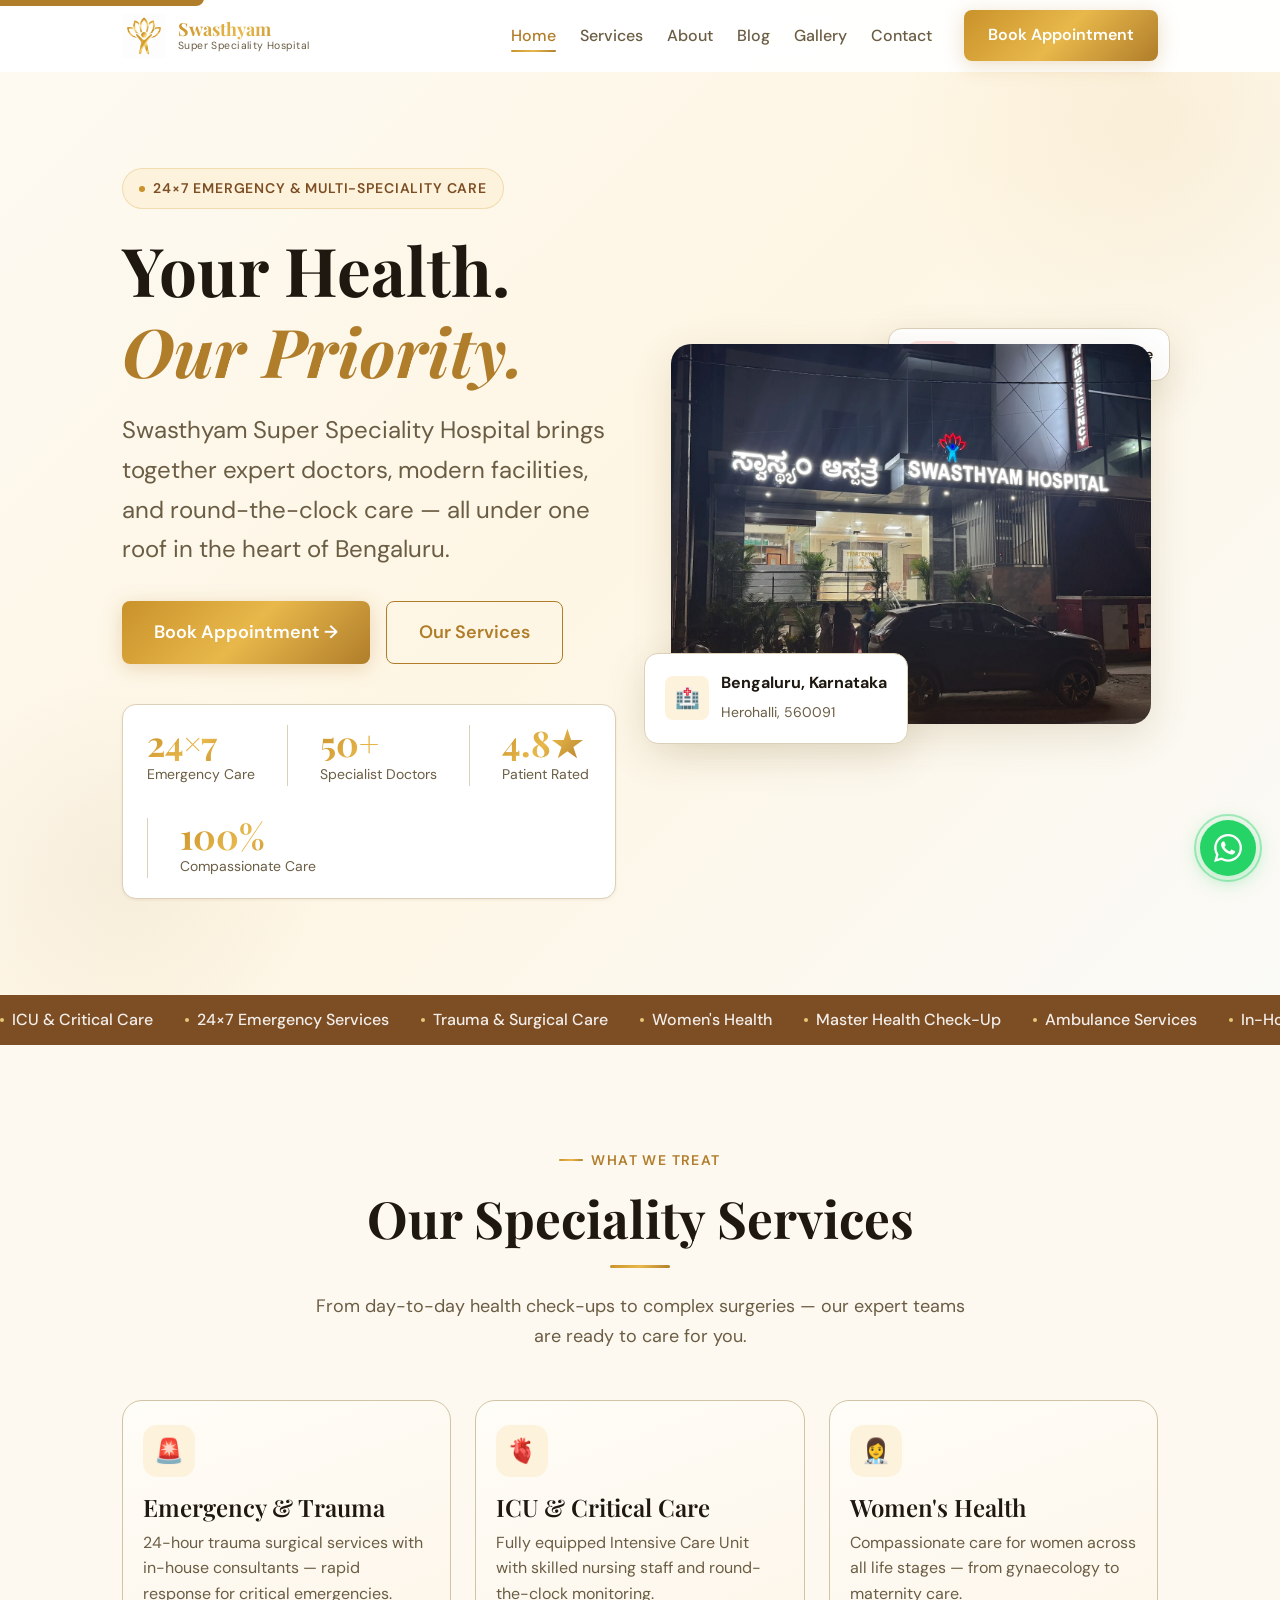
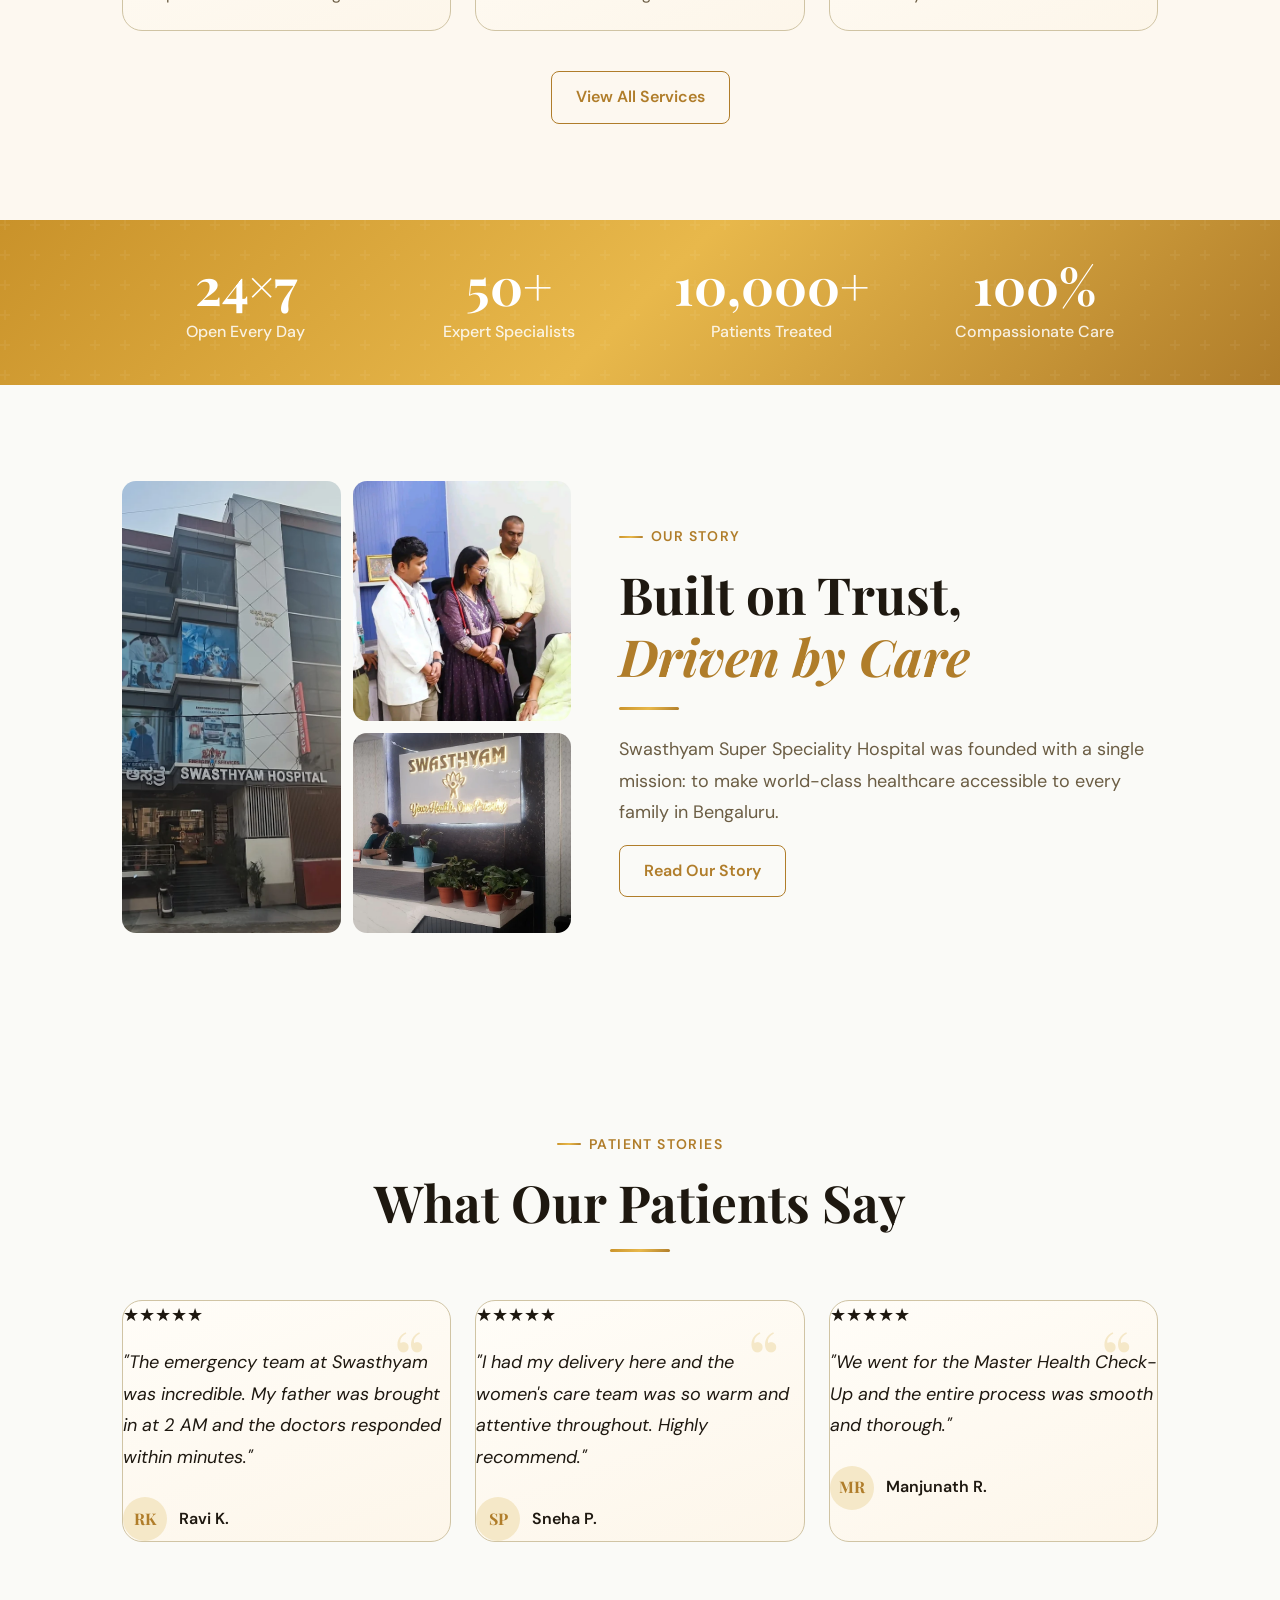
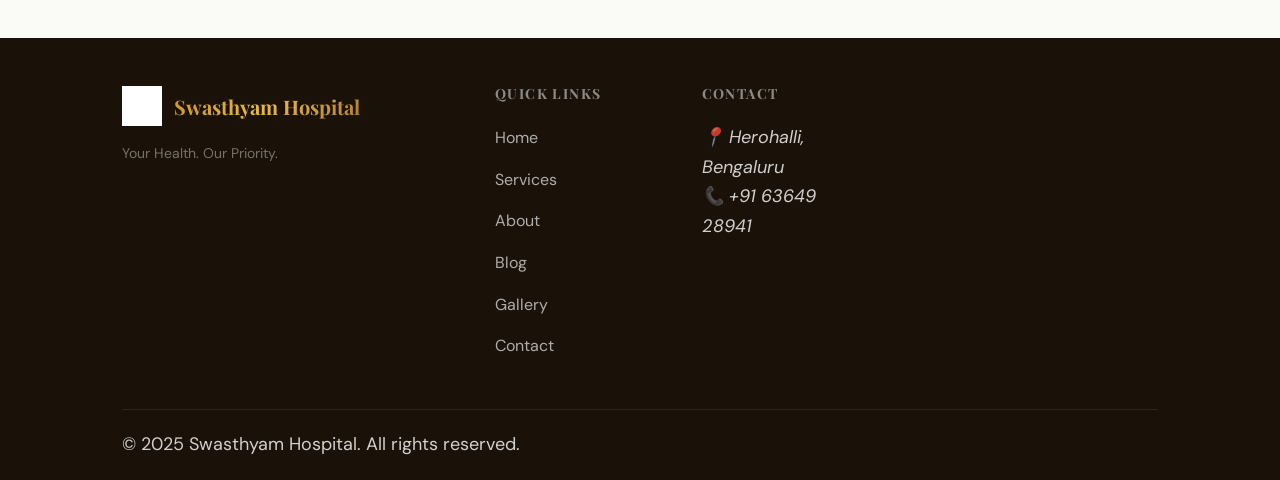
<file: index.html>
<!DOCTYPE html>
<html lang="en" data-theme="light">
<head>
  <meta charset="UTF-8" />
  <meta name="viewport" content="width=device-width, initial-scale=1.0" />
  <meta name="description" content="Swasthyam Super Speciality Hospital – Your trusted 24x7 multispeciality hospital in Herohalli, Bengaluru. ICU, Emergency Care, Women's Care, Trauma Surgery & more." />
  <title>Swasthyam Super Speciality Hospital | Your Health. Our Priority.</title>

  <!-- Favicon -->
  <link rel="icon" type="image/png" href="./favicon-32x32.png" />

  <!-- Google Fonts -->
  <link rel="preconnect" href="https://fonts.googleapis.com" />
  <link rel="preconnect" href="https://fonts.gstatic.com" crossorigin />
  <link href="https://fonts.googleapis.com/css2?family=Playfair+Display:ital,wght@0,400;0,600;0,700;1,400&family=DM+Sans:ital,opsz,wght@0,9..40,300;0,9..40,400;0,9..40,500;0,9..40,600;1,9..40,300&display=swap" rel="stylesheet" />

  <!-- Shared CSS -->
  <link rel="stylesheet" href="style.css" />
</head>
<body>

  <!-- Skip Link -->
  <a class="skip-link" href="#main">Skip to main content</a>

  <!-- ═══════════════════════════════════════
       NAVBAR
  ═══════════════════════════════════════ -->
  <header>
    <nav class="navbar" id="navbar" aria-label="Main navigation">
      <div class="navbar__inner">
        <!-- Logo -->
        <a href="index.html" class="navbar__logo" aria-label="Swasthyam Hospital – Home">
          <img
            class="navbar__logo-icon"
            src="./swasthyam-hosiptal-logo.png"
            alt="Swasthyam Super Speciality Hospital logo"
            width="44" height="44"
          />
          <div class="navbar__logo-text">
            <span class="navbar__logo-name">Swasthyam</span>
            <span class="navbar__logo-tagline">Super Speciality Hospital</span>
          </div>
        </a>

        <!-- Desktop nav -->
        <div class="navbar__nav">
          <ul class="navbar__links" role="list">
            <li><a href="index.html" class="navbar__link active">Home</a></li>
            <li><a href="services.html" class="navbar__link">Services</a></li>
            <li><a href="about.html" class="navbar__link">About</a></li>
            <li><a href="blog.html" class="navbar__link">Blog</a></li>
            <li><a href="gallery.html" class="navbar__link">Gallery</a></li>
            <li><a href="contact.html" class="navbar__link">Contact</a></li>
          </ul>
          <a href="contact.html" class="btn btn--primary">Book Appointment</a>
        </div>

        <!-- Hamburger -->
        <button class="navbar__hamburger" id="hamburger" aria-label="Toggle menu" aria-expanded="false" aria-controls="mobile-menu">
          <span></span><span></span><span></span>
        </button>
      </div>

      <div class="navbar__mobile-menu" id="mobile-menu" aria-hidden="true" role="navigation">
        <a href="index.html" class="navbar__mobile-link">Home</a>
        <a href="services.html" class="navbar__mobile-link">Services</a>
        <a href="about.html" class="navbar__mobile-link">About</a>
        <a href="blog.html" class="navbar__mobile-link">Blog</a>
        <a href="gallery.html" class="navbar__mobile-link">Gallery</a>
        <a href="contact.html" class="navbar__mobile-link">Contact</a>
        <a href="contact.html" class="btn btn--primary navbar__mobile-cta" style="text-align:center;">Book Appointment</a>
      </div>
    </nav>
  </header>

  <main id="main">

    <!-- ═══════════════════════════════════════
         HERO
    ═══════════════════════════════════════ -->
    <section class="hero" id="home" aria-labelledby="hero-headline">
      <div class="container">
        <div class="hero__inner">
          <!-- Content -->
          <div class="hero__content">
            <div class="hero__badge">
              <span class="hero__badge-dot" aria-hidden="true"></span>
              24×7 Emergency &amp; Multi-Speciality Care
            </div>

            <h1 class="hero__headline" id="hero-headline">
              Your Health.<br/><em>Our Priority.</em>
            </h1>

            <p class="hero__sub">
              Swasthyam Super Speciality Hospital brings together expert doctors, modern facilities, and round-the-clock care — all under one roof in the heart of Bengaluru.
            </p>

            <div class="hero__ctas">
              <a href="contact.html" class="btn btn--primary btn--lg">
                Book Appointment →
              </a>
              <a href="services.html" class="btn btn--outline btn--lg">
                Our Services
              </a>
            </div>

            <div class="hero__trust" role="list" aria-label="Hospital highlights">
              <div class="hero__trust-item" role="listitem">
                <span class="hero__trust-num">24×7</span>
                <span class="hero__trust-label">Emergency Care</span>
              </div>
              <div class="hero__trust-divider" aria-hidden="true"></div>
              <div class="hero__trust-item" role="listitem">
                <span class="hero__trust-num">50+</span>
                <span class="hero__trust-label">Specialist Doctors</span>
              </div>
              <div class="hero__trust-divider" aria-hidden="true"></div>
              <div class="hero__trust-item" role="listitem">
                <span class="hero__trust-num">4.8★</span>
                <span class="hero__trust-label">Patient Rated</span>
              </div>
              <div class="hero__trust-divider" aria-hidden="true"></div>
              <div class="hero__trust-item" role="listitem">
                <span class="hero__trust-num">100%</span>
                <span class="hero__trust-label">Compassionate Care</span>
              </div>
            </div>
          </div>

          <!-- Visual -->
          <div class="hero__visual" aria-hidden="true">
            <div class="hero__float-card2">
              <span class="badge-red">LIVE</span>
              <span>Emergency Services Active</span>
            </div>
            <div class="hero__img-wrap">
              <img
                src="./swasthyam-building-front.png"
                alt="Swasthyam Super Speciality Hospital building front view"
                width="480" height="380" loading="eager" decoding="async"
              />
              <div class="hero__img-overlay"></div>
            </div>
            <div class="hero__float-card">
              <div class="hero__float-icon">🏥</div>
              <div class="hero__float-text">
                <strong>Bengaluru, Karnataka</strong>
                <span>Herohalli, 560091</span>
              </div>
            </div>
          </div>
        </div>
      </div>
    </section>

    <!-- Services Marquee Strip -->
    <div class="services-strip" aria-hidden="true">
      <div class="services-strip__track">
        <span class="services-strip__item"><span class="services-strip__dot"></span>ICU &amp; Critical Care</span>
        <span class="services-strip__item"><span class="services-strip__dot"></span>24×7 Emergency Services</span>
        <span class="services-strip__item"><span class="services-strip__dot"></span>Trauma &amp; Surgical Care</span>
        <span class="services-strip__item"><span class="services-strip__dot"></span>Women's Health</span>
        <span class="services-strip__item"><span class="services-strip__dot"></span>Master Health Check-Up</span>
        <span class="services-strip__item"><span class="services-strip__dot"></span>Ambulance Services</span>
        <span class="services-strip__item"><span class="services-strip__dot"></span>In-House Pharmacy</span>
        <span class="services-strip__item"><span class="services-strip__dot"></span>Specialist Consultations</span>
        <!-- Loop items -->
        <span class="services-strip__item"><span class="services-strip__dot"></span>ICU &amp; Critical Care</span>
        <span class="services-strip__item"><span class="services-strip__dot"></span>24×7 Emergency Services</span>
        <span class="services-strip__item"><span class="services-strip__dot"></span>Trauma &amp; Surgical Care</span>
        <span class="services-strip__item"><span class="services-strip__dot"></span>Women's Health</span>
        <span class="services-strip__item"><span class="services-strip__dot"></span>Master Health Check-Up</span>
        <span class="services-strip__item"><span class="services-strip__dot"></span>Ambulance Services</span>
        <span class="services-strip__item"><span class="services-strip__dot"></span>In-House Pharmacy</span>
        <span class="services-strip__item"><span class="services-strip__dot"></span>Specialist Consultations</span>
      </div>
    </div>

    <!-- ═══════════════════════════════════════
         SERVICES PREVIEW
    ═══════════════════════════════════════ -->
    <section class="services section-pad" id="services" aria-labelledby="services-title">
      <div class="container">
        <div class="services__header">
          <p class="section-label">What We Treat</p>
          <h2 class="services__title" id="services-title">Our Speciality Services</h2>
          <div class="gold-line gold-line--center"></div>
          <p class="services__sub">From day-to-day health check-ups to complex surgeries — our expert teams are ready to care for you.</p>
        </div>

        <div class="services__grid">
          <article class="service-card">
            <div class="service-card__icon" aria-hidden="true">🚨</div>
            <h3 class="service-card__name">Emergency &amp; Trauma</h3>
            <p class="service-card__desc">24-hour trauma surgical services with in-house consultants — rapid response for critical emergencies.</p>
          </article>

          <article class="service-card">
            <div class="service-card__icon" aria-hidden="true">🫀</div>
            <h3 class="service-card__name">ICU &amp; Critical Care</h3>
            <p class="service-card__desc">Fully equipped Intensive Care Unit with skilled nursing staff and round-the-clock monitoring.</p>
          </article>

          <article class="service-card">
            <div class="service-card__icon" aria-hidden="true">👩‍⚕️</div>
            <h3 class="service-card__name">Women's Health</h3>
            <p class="service-card__desc">Compassionate care for women across all life stages — from gynaecology to maternity care.</p>
          </article>
        </div>

        <div style="text-align:center; margin-top:var(--space-10);">
          <a href="services.html" class="btn btn--outline">View All Services</a>
        </div>
      </div>
    </section>

    <!-- Stats Banner -->
    <div class="stats-banner" role="region" aria-label="Hospital by the numbers">
      <div class="container">
        <div class="stats-banner__inner">
          <div class="stat-item">
            <div class="stat-item__num">24×7</div>
            <div class="stat-item__label">Open Every Day</div>
          </div>
          <div class="stat-item">
            <div class="stat-item__num">50+</div>
            <div class="stat-item__label">Expert Specialists</div>
          </div>
          <div class="stat-item">
            <div class="stat-item__num">10,000+</div>
            <div class="stat-item__label">Patients Treated</div>
          </div>
          <div class="stat-item">
            <div class="stat-item__num">100%</div>
            <div class="stat-item__label">Compassionate Care</div>
          </div>
        </div>
      </div>
    </div>

    <!-- ═══════════════════════════════════════
         ABOUT PREVIEW
    ═══════════════════════════════════════ -->
    <section class="about section-pad" id="about" aria-labelledby="about-title">
      <div class="container">
        <div class="about__inner">
          <!-- Visual -->
          <div class="about__visual" aria-hidden="true">
            <div class="about__img-grid">
              <div class="about__img about__img--main">
                <img src="./swasthyam-hospital-building.png" alt="Building" width="300" height="440" loading="lazy" />
              </div>
              <div class="about__img about__img--top">
                <img src="./swasthyam-doctor-and-staff.png" alt="Staff" width="200" height="240" loading="lazy" />
              </div>
              <div class="about__img about__img--bottom">
                <img src="./swasthyam-front-desk.png" alt="Desk" width="200" height="200" loading="lazy" />
              </div>
            </div>
          </div>

          <!-- Content -->
          <div class="about__content">
            <p class="section-label">Our Story</p>
            <h2 class="about__headline" id="about-title">
              Built on Trust,<br/><em>Driven by Care</em>
            </h2>
            <div class="gold-line"></div>
            <p class="about__text">
              Swasthyam Super Speciality Hospital was founded with a single mission: to make world-class healthcare accessible to every family in Bengaluru.
            </p>
            <a href="about.html" class="btn btn--outline">Read Our Story</a>
          </div>
        </div>
      </div>
    </section>

    <!-- ═══════════════════════════════════════
         TESTIMONIALS
    ═══════════════════════════════════════ -->
    <section class="testimonials section-pad" aria-labelledby="testimonials-title">
      <div class="container">
        <div class="testimonials__header">
          <p class="section-label">Patient Stories</p>
          <h2 class="testimonials__title" id="testimonials-title">What Our Patients Say</h2>
          <div class="gold-line gold-line--center"></div>
        </div>

        <div class="testimonials__grid">
          <article class="testimonial-card">
            <div class="testimonial-card__stars">★★★★★</div>
            <p class="testimonial-card__quote">
              "The emergency team at Swasthyam was incredible. My father was brought in at 2 AM and the doctors responded within minutes."
            </p>
            <div class="testimonial-card__author">
              <div class="testimonial-card__avatar">RK</div>
              <div><p class="testimonial-card__name">Ravi K.</p></div>
            </div>
          </article>

          <article class="testimonial-card">
            <div class="testimonial-card__stars">★★★★★</div>
            <p class="testimonial-card__quote">
              "I had my delivery here and the women's care team was so warm and attentive throughout. Highly recommend."
            </p>
            <div class="testimonial-card__author">
              <div class="testimonial-card__avatar">SP</div>
              <div><p class="testimonial-card__name">Sneha P.</p></div>
            </div>
          </article>

          <article class="testimonial-card">
            <div class="testimonial-card__stars">★★★★★</div>
            <p class="testimonial-card__quote">
              "We went for the Master Health Check-Up and the entire process was smooth and thorough."
            </p>
            <div class="testimonial-card__author">
              <div class="testimonial-card__avatar">MR</div>
              <div><p class="testimonial-card__name">Manjunath R.</p></div>
            </div>
          </article>
        </div>
      </div>
    </section>

  </main>

  <footer class="footer" role="contentinfo">
    <div class="container">
      <div class="footer__main">
        <div class="footer__brand">
          <div class="footer__brand-logo">
            <img src="./swasthyam-hosiptal-logo.png" alt="Swasthyam logo" width="40" height="40" style="filter:brightness(0) invert(1);" />
            <span class="footer__brand-name">Swasthyam Hospital</span>
          </div>
          <p class="footer__brand-tag">Your Health. Our Priority.</p>
        </div>
        <div>
          <h4 class="footer__col-title">Quick Links</h4>
          <ul class="footer__links">
            <li><a href="index.html" class="footer__link">Home</a></li>
            <li><a href="services.html" class="footer__link">Services</a></li>
            <li><a href="about.html" class="footer__link">About</a></li>
            <li><a href="blog.html" class="footer__link">Blog</a></li>
            <li><a href="gallery.html" class="footer__link">Gallery</a></li>
            <li><a href="contact.html" class="footer__link">Contact</a></li>
          </ul>
        </div>
        <div>
          <h4 class="footer__col-title">Contact</h4>
          <address class="footer__contact">
            📍 Herohalli, Bengaluru<br>
            📞 +91 63649 28941
          </address>
        </div>
      </div>
      <div class="footer__bottom">
        <p>© 2025 Swasthyam Hospital. All rights reserved.</p>
      </div>
    </div>
  </footer>

  <!-- Floating WhatsApp -->
  <div class="floating-wa" aria-label="Contact via WhatsApp">
    <a class="floating-wa__btn" href="https://wa.me/916364928941" target="_blank" rel="noopener noreferrer">
      <div class="floating-wa__ring"></div>
      <svg width="28" height="28" viewBox="0 0 24 24" fill="white"><path d="M17.472 14.382c-.297-.149-1.758-.867-2.03-.967-.273-.099-.471-.148-.67.15-.197.297-.767.966-.94 1.164-.173.199-.347.223-.644.075-.297-.15-1.255-.463-2.39-1.475-.883-.788-1.48-1.761-1.653-2.059-.173-.297-.018-.458.13-.606.134-.133.298-.347.446-.52.149-.174.198-.298.298-.497.099-.198.05-.371-.025-.52-.075-.149-.669-1.612-.916-2.207-.242-.579-.487-.5-.669-.51-.173-.008-.371-.01-.57-.01-.198 0-.52.074-.792.372-.272.297-1.04 1.016-1.04 2.479 0 1.462 1.065 2.875 1.213 3.074.149.198 2.096 3.2 5.077 4.487.709.306 1.262.489 1.694.625.712.227 1.36.195 1.871.118.571-.085 1.758-.719 2.006-1.413.248-.694.248-1.289.173-1.413-.074-.124-.272-.198-.57-.347m-5.421 7.403h-.004a9.87 9.87 0 0 1-5.031-1.378l-.361-.214-3.741.982.998-3.648-.235-.374a9.86 9.86 0 0 1-1.51-5.26c.001-5.45 4.436-9.884 9.888-9.884 2.64 0 5.122 1.03 6.988 2.898a9.825 9.825 0 0 1 2.893 6.994c-.003 5.45-4.437 9.884-9.885 9.884m8.413-18.297A11.815 11.815 0 0 0 12.05 0C5.495 0 .16 5.335.157 11.892c0 2.096.547 4.142 1.588 5.945L.057 24l6.305-1.654a11.882 11.882 0 0 0 5.683 1.448h.005c6.554 0 11.89-5.335 11.893-11.893a11.821 11.821 0 0 0-3.48-8.413z"/></svg>
    </a>
  </div>

  <script>
    const navbar = document.getElementById('navbar');
    window.addEventListener('scroll', () => {
      navbar.classList.toggle('scrolled', window.scrollY > 20);
    }, { passive: true });

    const hamburger = document.getElementById('hamburger');
    const mobileMenu = document.getElementById('mobile-menu');
    hamburger.addEventListener('click', () => {
      const open = hamburger.classList.toggle('open');
      mobileMenu.classList.toggle('open', open);
    });
  </script>
</body>
</html>
</file>
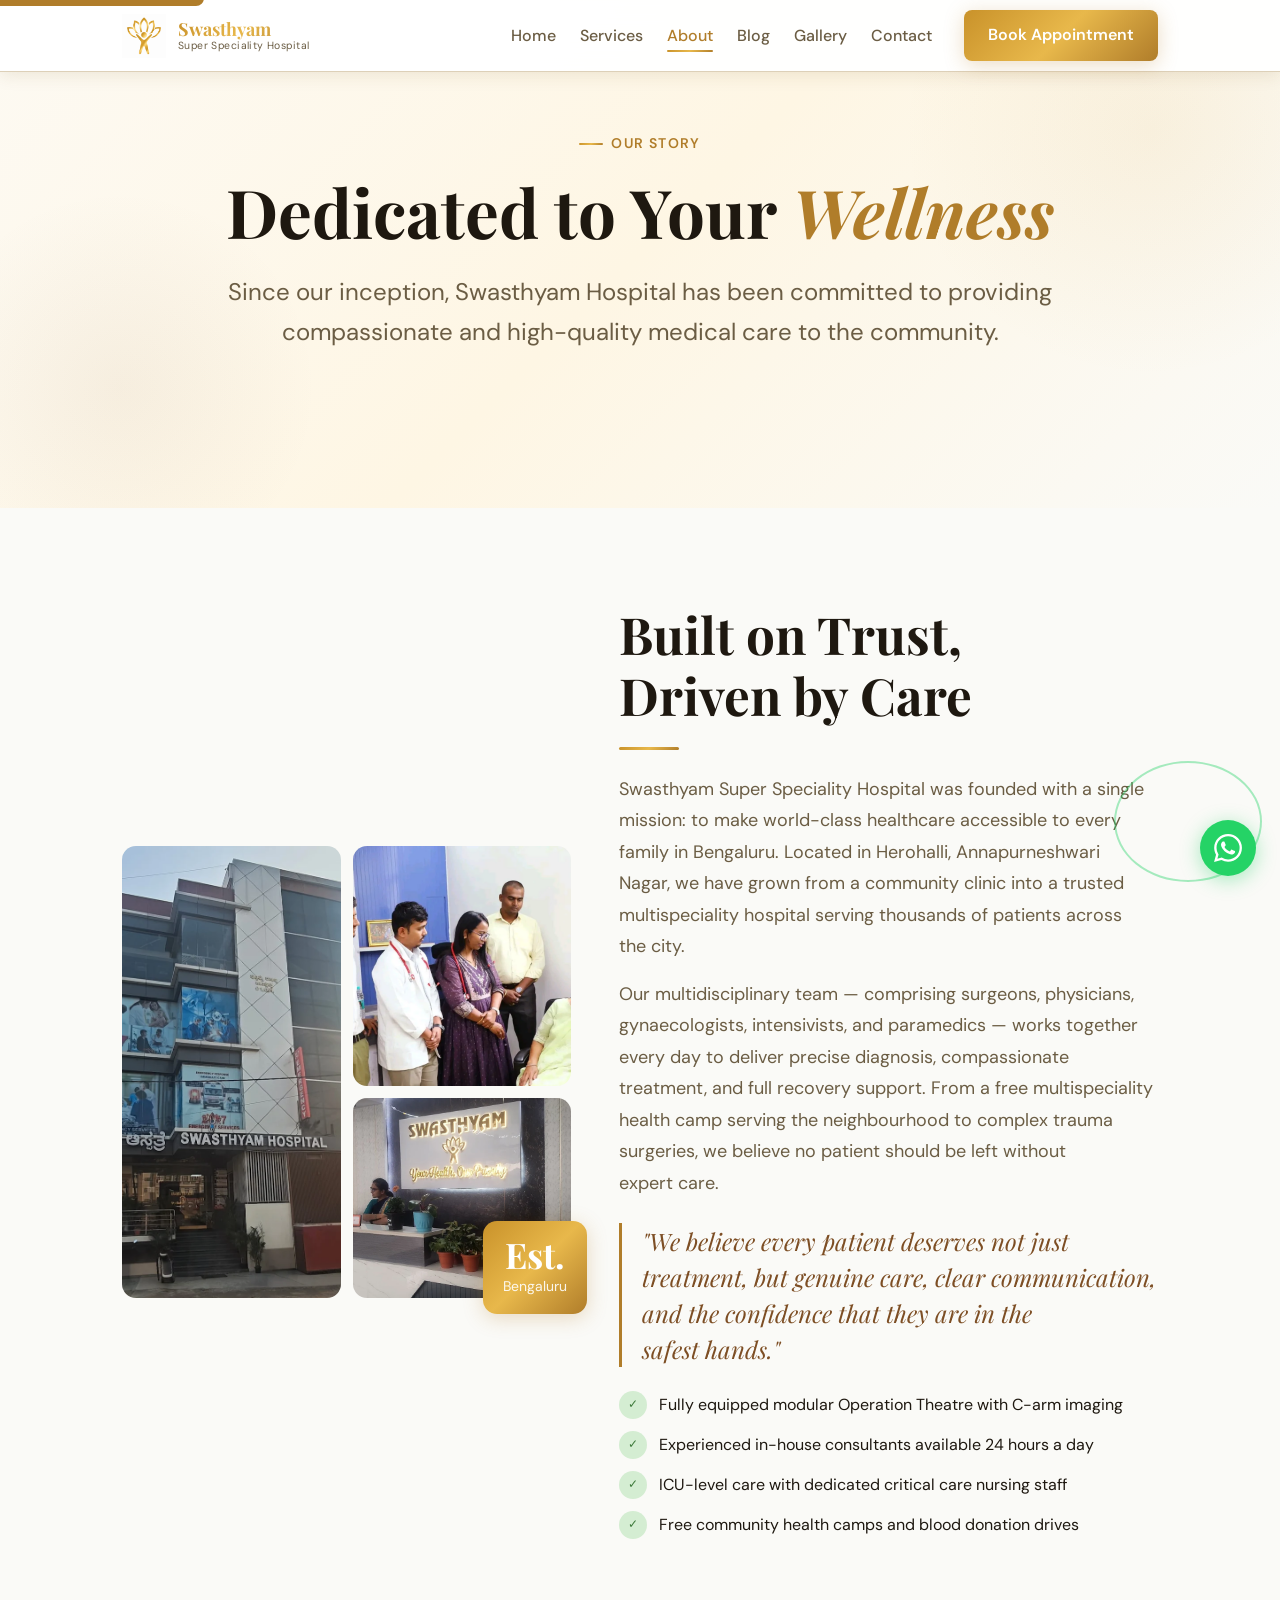
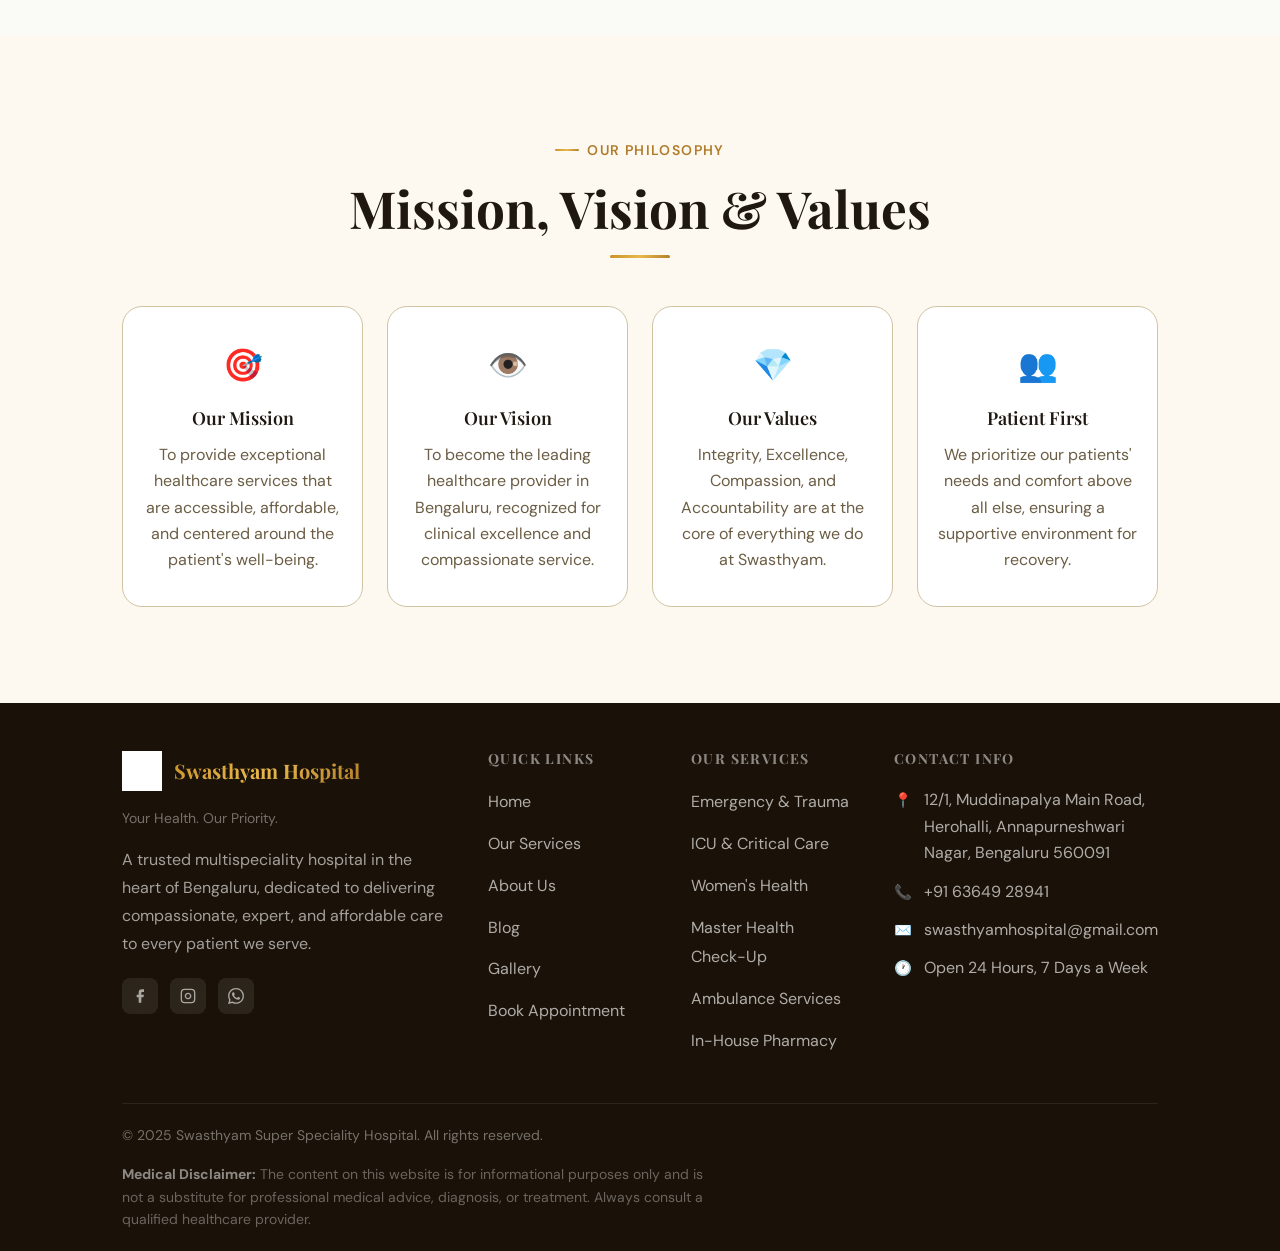
<file: about.html>
<!DOCTYPE html>
<html lang="en" data-theme="light">
<head>
  <meta charset="UTF-8" />
  <meta name="viewport" content="width=device-width, initial-scale=1.0" />
  <meta name="description" content="Learn about Swasthyam Super Speciality Hospital. Our mission, values, and the expert team providing world-class healthcare in Bengaluru." />
  <title>About Us | Swasthyam Super Speciality Hospital</title>

  <!-- Favicon -->
  <link rel="icon" type="image/png" href="./favicon-32x32.png" />

  <!-- Google Fonts -->
  <link rel="preconnect" href="https://fonts.googleapis.com" />
  <link rel="preconnect" href="https://fonts.gstatic.com" crossorigin />
  <link href="https://fonts.googleapis.com/css2?family=Playfair+Display:ital,wght@0,400;0,600;0,700;1,400&family=DM+Sans:ital,opsz,wght@0,9..40,300;0,9..40,400;0,9..40,500;0,9..40,600;1,9..40,300&display=swap" rel="stylesheet" />

  <!-- Shared CSS -->
  <link rel="stylesheet" href="style.css" />
</head>
<body>

  <!-- Skip Link -->
  <a class="skip-link" href="#main">Skip to main content</a>

  <header>
    <nav class="navbar scrolled" id="navbar" aria-label="Main navigation">
      <div class="navbar__inner">
        <!-- Logo -->
        <a href="index.html" class="navbar__logo" aria-label="Swasthyam Hospital – Home">
          <img
            class="navbar__logo-icon"
            src="./swasthyam-hosiptal-logo.png"
            alt="Swasthyam Super Speciality Hospital logo"
            width="44" height="44"
          />
          <div class="navbar__logo-text">
            <span class="navbar__logo-name">Swasthyam</span>
            <span class="navbar__logo-tagline">Super Speciality Hospital</span>
          </div>
        </a>

        <!-- Desktop nav -->
        <div class="navbar__nav">
          <ul class="navbar__links" role="list">
            <li><a href="index.html" class="navbar__link">Home</a></li>
            <li><a href="services.html" class="navbar__link">Services</a></li>
            <li><a href="about.html" class="navbar__link active">About</a></li>
            <li><a href="blog.html" class="navbar__link">Blog</a></li>
            <li><a href="gallery.html" class="navbar__link">Gallery</a></li>
            <li><a href="contact.html" class="navbar__link">Contact</a></li>
          </ul>
          <a href="contact.html" class="btn btn--primary">Book Appointment</a>
        </div>

        <!-- Hamburger -->
        <button class="navbar__hamburger" id="hamburger" aria-label="Toggle menu" aria-expanded="false" aria-controls="mobile-menu">
          <span></span><span></span><span></span>
        </button>
      </div>

      <div class="navbar__mobile-menu" id="mobile-menu" aria-hidden="true" role="navigation">
        <a href="index.html" class="navbar__mobile-link">Home</a>
        <a href="services.html" class="navbar__mobile-link">Services</a>
        <a href="about.html" class="navbar__mobile-link">About</a>
        <a href="blog.html" class="navbar__mobile-link">Blog</a>
        <a href="gallery.html" class="navbar__mobile-link">Gallery</a>
        <a href="contact.html" class="navbar__mobile-link">Contact</a>
        <a href="contact.html" class="btn btn--primary navbar__mobile-cta" style="text-align:center;">Book Appointment</a>
      </div>
    </nav>
  </header>

  <main id="main">
    <!-- Hero Section for About Page -->
    <section class="hero hero--subpage" aria-labelledby="about-hero-title">
      <div class="container">
        <div class="hero__inner">
          <div class="hero__content">
            <p class="section-label">Our Story</p>
            <h1 class="hero__headline" id="about-hero-title">Dedicated to Your <em>Wellness</em></h1>
            <p class="hero__sub">Since our inception, Swasthyam Hospital has been committed to providing compassionate and high-quality medical care to the community.</p>
          </div>
        </div>
      </div>
    </section>

    <!-- Main About Content -->
    <section class="about section-pad">
      <div class="container">
        <div class="about__inner">
          <!-- Visual -->
          <div class="about__visual" aria-hidden="true">
            <div class="about__img-grid">
              <div class="about__img about__img--main">
                <img
                  src="./swasthyam-hospital-building.png"
                  alt="Swasthyam Hospital building exterior"
                  width="300" height="440" loading="lazy" decoding="async"
                />
              </div>
              <div class="about__img about__img--top">
                <img
                  src="./swasthyam-doctor-and-staff.png"
                  alt="Swasthyam Hospital doctors and staff team"
                  width="200" height="240" loading="lazy" decoding="async"
                />
              </div>
              <div class="about__img about__img--bottom">
                <img
                  src="./swasthyam-front-desk.png"
                  alt="Swasthyam Hospital reception and front desk"
                  width="200" height="200" loading="lazy" decoding="async"
                />
              </div>
            </div>
            <div class="about__badge">
              <div class="about__badge-num">Est.</div>
              <div class="about__badge-text">Bengaluru</div>
            </div>
          </div>

          <!-- Content -->
          <div class="about__content">
            <h2 class="about__headline">Built on Trust, Driven by Care</h2>
            <div class="gold-line"></div>

            <p class="about__text">
              Swasthyam Super Speciality Hospital was founded with a single mission: to make world-class healthcare accessible to every family in Bengaluru. Located in Herohalli, Annapurneshwari Nagar, we have grown from a community clinic into a trusted multispeciality hospital serving thousands of patients across the city.
            </p>
            <p class="about__text">
              Our multidisciplinary team — comprising surgeons, physicians, gynaecologists, intensivists, and paramedics — works together every day to deliver precise diagnosis, compassionate treatment, and full recovery support. From a free multispeciality health camp serving the neighbourhood to complex trauma surgeries, we believe no patient should be left without expert care.
            </p>

            <blockquote class="about__quote">
              <p>"We believe every patient deserves not just treatment, but genuine care, clear communication, and the confidence that they are in the safest hands."</p>
            </blockquote>

            <div class="about__features" role="list">
              <div class="about__feature" role="listitem">
                <div class="about__feature-icon" aria-hidden="true">✓</div>
                Fully equipped modular Operation Theatre with C-arm imaging
              </div>
              <div class="about__feature" role="listitem">
                <div class="about__feature-icon" aria-hidden="true">✓</div>
                Experienced in-house consultants available 24 hours a day
              </div>
              <div class="about__feature" role="listitem">
                <div class="about__feature-icon" aria-hidden="true">✓</div>
                ICU-level care with dedicated critical care nursing staff
              </div>
              <div class="about__feature" role="listitem">
                <div class="about__feature-icon" aria-hidden="true">✓</div>
                Free community health camps and blood donation drives
              </div>
            </div>
          </div>
        </div>
      </div>
    </section>

    <!-- Mission & Values -->
    <section class="why section-pad">
      <div class="container">
        <div class="why__header">
          <p class="section-label">Our Philosophy</p>
          <h2 class="why__title">Mission, Vision & Values</h2>
          <div class="gold-line gold-line--center"></div>
        </div>
        <div class="why__grid">
          <div class="why-card">
            <div class="why-card__icon" aria-hidden="true">🎯</div>
            <h3 class="why-card__title">Our Mission</h3>
            <p class="why-card__text">To provide exceptional healthcare services that are accessible, affordable, and centered around the patient's well-being.</p>
          </div>
          <div class="why-card">
            <div class="why-card__icon" aria-hidden="true">👁️</div>
            <h3 class="why-card__title">Our Vision</h3>
            <p class="why-card__text">To become the leading healthcare provider in Bengaluru, recognized for clinical excellence and compassionate service.</p>
          </div>
          <div class="why-card">
            <div class="why-card__icon" aria-hidden="true">💎</div>
            <h3 class="why-card__title">Our Values</h3>
            <p class="why-card__text">Integrity, Excellence, Compassion, and Accountability are at the core of everything we do at Swasthyam.</p>
          </div>
          <div class="why-card">
            <div class="why-card__icon" aria-hidden="true">👥</div>
            <h3 class="why-card__title">Patient First</h3>
            <p class="why-card__text">We prioritize our patients' needs and comfort above all else, ensuring a supportive environment for recovery.</p>
          </div>
        </div>
      </div>
    </section>

  </main>

  <footer class="footer" role="contentinfo">
    <div class="container">
      <div class="footer__main">
        <!-- Brand -->
        <div class="footer__brand">
          <div class="footer__brand-logo">
            <img
              src="./swasthyam-hosiptal-logo.png"
              alt="Swasthyam Super Speciality Hospital logo"
              width="40" height="40"
              style="object-fit:contain; filter:brightness(0) invert(1);"
            />
            <span class="footer__brand-name">Swasthyam Hospital</span>
          </div>
          <p class="footer__brand-tag">Your Health. Our Priority.</p>
          <p class="footer__brand-desc">A trusted multispeciality hospital in the heart of Bengaluru, dedicated to delivering compassionate, expert, and affordable care to every patient we serve.</p>
          <div class="footer__social" aria-label="Social media">
            <a href="#" class="footer__social-link" target="_blank" rel="noopener noreferrer" aria-label="Facebook">
              <svg width="16" height="16" viewBox="0 0 24 24" fill="currentColor"><path d="M18 2h-3a5 5 0 0 0-5 5v3H7v4h3v8h4v-8h3l1-4h-4V7a1 1 0 0 1 1-1h3z"/></svg>
            </a>
            <a href="#" class="footer__social-link" target="_blank" rel="noopener noreferrer" aria-label="Instagram">
              <svg width="16" height="16" viewBox="0 0 24 24" fill="none" stroke="currentColor" stroke-width="2"><rect x="2" y="2" width="20" height="20" rx="5" ry="5"/><path d="M16 11.37A4 4 0 1 1 12.63 8 4 4 0 0 1 16 11.37z"/><line x1="17.5" y1="6.5" x2="17.51" y2="6.5"/></svg>
            </a>
            <a href="https://wa.me/916364928941" class="footer__social-link" target="_blank" rel="noopener noreferrer" aria-label="WhatsApp">
              <svg width="16" height="16" viewBox="0 0 24 24" fill="currentColor"><path d="M17.472 14.382c-.297-.149-1.758-.867-2.03-.967-.273-.099-.471-.148-.67.15-.197.297-.767.966-.94 1.164-.173.199-.347.223-.644.075-.297-.15-1.255-.463-2.39-1.475-.883-.788-1.48-1.761-1.653-2.059-.173-.297-.018-.458.13-.606.134-.133.298-.347.446-.52.149-.174.198-.298.298-.497.099-.198.05-.371-.025-.52-.075-.149-.669-1.612-.916-2.207-.242-.579-.487-.5-.669-.51-.173-.008-.371-.01-.57-.01-.198 0-.52.074-.792.372-.272.297-1.04 1.016-1.04 2.479 0 1.462 1.065 2.875 1.213 3.074.149.198 2.096 3.2 5.077 4.487.709.306 1.262.489 1.694.625.712.227 1.36.195 1.871.118.571-.085 1.758-.719 2.006-1.413.248-.694.248-1.289.173-1.413-.074-.124-.272-.198-.57-.347m-5.421 7.403h-.004a9.87 9.87 0 0 1-5.031-1.378l-.361-.214-3.741.982.998-3.648-.235-.374a9.86 9.86 0 0 1-1.51-5.26c.001-5.45 4.436-9.884 9.888-9.884 2.64 0 5.122 1.03 6.988 2.898a9.825 9.825 0 0 1 2.893 6.994c-.003 5.45-4.437 9.884-9.885 9.884m8.413-18.297A11.815 11.815 0 0 0 12.05 0C5.495 0 .16 5.335.157 11.892c0 2.096.547 4.142 1.588 5.945L.057 24l6.305-1.654a11.882 11.882 0 0 0 5.683 1.448h.005c6.554 0 11.89-5.335 11.893-11.893a11.821 11.821 0 0 0-3.48-8.413z"/></svg>
            </a>
          </div>
        </div>

        <!-- Quick Links -->
        <div>
          <h4 class="footer__col-title">Quick Links</h4>
          <ul class="footer__links" role="list">
            <li><a href="index.html" class="footer__link">Home</a></li>
            <li><a href="services.html" class="footer__link">Our Services</a></li>
            <li><a href="about.html" class="footer__link">About Us</a></li>
            <li><a href="blog.html" class="footer__link">Blog</a></li>
            <li><a href="gallery.html" class="footer__link">Gallery</a></li>
            <li><a href="contact.html" class="footer__link">Book Appointment</a></li>
          </ul>
        </div>

        <!-- Services Links -->
        <div>
          <h4 class="footer__col-title">Our Services</h4>
          <ul class="footer__links" role="list">
            <li><a href="services.html" class="footer__link">Emergency &amp; Trauma</a></li>
            <li><a href="services.html" class="footer__link">ICU &amp; Critical Care</a></li>
            <li><a href="services.html" class="footer__link">Women's Health</a></li>
            <li><a href="services.html" class="footer__link">Master Health Check-Up</a></li>
            <li><a href="services.html" class="footer__link">Ambulance Services</a></li>
            <li><a href="services.html" class="footer__link">In-House Pharmacy</a></li>
          </ul>
        </div>

        <!-- Contact -->
        <div>
          <h4 class="footer__col-title">Contact Info</h4>
          <address class="footer__contact" style="font-style:normal;">
            <div class="footer__contact-item">
              <span class="footer__contact-icon">📍</span>
              <span>12/1, Muddinapalya Main Road, Herohalli, Annapurneshwari Nagar, Bengaluru 560091</span>
            </div>
            <div class="footer__contact-item">
              <span class="footer__contact-icon">📞</span>
              <a href="tel:+916364928941">+91 63649 28941</a>
            </div>
            <div class="footer__contact-item">
              <span class="footer__contact-icon">✉️</span>
              <a href="mailto:swasthyamhospital@gmail.com">swasthyamhospital@gmail.com</a>
            </div>
            <div class="footer__contact-item">
              <span class="footer__contact-icon">🕐</span>
              <span>Open 24 Hours, 7 Days a Week</span>
            </div>
          </address>
        </div>
      </div>

      <div class="footer__bottom">
        <p class="footer__copyright">© 2025 Swasthyam Super Speciality Hospital. All rights reserved.</p>
        <p class="footer__disclaimer">
          <strong style="color:rgba(255,255,255,0.5);">Medical Disclaimer:</strong> The content on this website is for informational purposes only and is not a substitute for professional medical advice, diagnosis, or treatment. Always consult a qualified healthcare provider.
        </p>
      </div>
    </div>
  </footer>

  <!-- Floating WhatsApp -->
  <div class="floating-wa" aria-label="Contact via WhatsApp">
    <div class="floating-wa__tooltip" aria-hidden="true">Chat with us 💬</div>
    <a class="floating-wa__btn" href="https://wa.me/916364928941?text=Hello%2C%20I%20would%20like%20to%20book%20an%20appointment%20at%20Swasthyam%20Hospital."
       target="_blank" rel="noopener noreferrer"
       aria-label="Chat on WhatsApp with Swasthyam Hospital">
      <div class="floating-wa__ring" aria-hidden="true"></div>
      <svg width="28" height="28" viewBox="0 0 24 24" fill="white" aria-hidden="true"><path d="M17.472 14.382c-.297-.149-1.758-.867-2.03-.967-.273-.099-.471-.148-.67.15-.197.297-.767.966-.94 1.164-.173.199-.347.223-.644.075-.297-.15-1.255-.463-2.39-1.475-.883-.788-1.48-1.761-1.653-2.059-.173-.297-.018-.458.13-.606.134-.133.298-.347.446-.52.149-.174.198-.298.298-.497.099-.198.05-.371-.025-.52-.075-.149-.669-1.612-.916-2.207-.242-.579-.487-.5-.669-.51-.173-.008-.371-.01-.57-.01-.198 0-.52.074-.792.372-.272.297-1.04 1.016-1.04 2.479 0 1.462 1.065 2.875 1.213 3.074.149.198 2.096 3.2 5.077 4.487.709.306 1.262.489 1.694.625.712.227 1.36.195 1.871.118.571-.085 1.758-.719 2.006-1.413.248-.694.248-1.289.173-1.413-.074-.124-.272-.198-.57-.347m-5.421 7.403h-.004a9.87 9.87 0 0 1-5.031-1.378l-.361-.214-3.741.982.998-3.648-.235-.374a9.86 9.86 0 0 1-1.51-5.26c.001-5.45 4.436-9.884 9.888-9.884 2.64 0 5.122 1.03 6.988 2.898a9.825 9.825 0 0 1 2.893 6.994c-.003 5.45-4.437 9.884-9.885 9.884m8.413-18.297A11.815 11.815 0 0 0 12.05 0C5.495 0 .16 5.335.157 11.892c0 2.096.547 4.142 1.588 5.945L.057 24l6.305-1.654a11.882 11.882 0 0 0 5.683 1.448h.005c6.554 0 11.89-5.335 11.893-11.893a11.821 11.821 0 0 0-3.48-8.413z"/></svg>
    </a>
  </div>

  <script>
    // ─── Hamburger toggle ───
    const hamburger = document.getElementById('hamburger');
    const mobileMenu = document.getElementById('mobile-menu');
    hamburger.addEventListener('click', () => {
      const open = hamburger.classList.toggle('open');
      mobileMenu.classList.toggle('open', open);
      hamburger.setAttribute('aria-expanded', String(open));
      mobileMenu.setAttribute('aria-hidden', String(!open));
    });
  </script>
</body>
</html>
</file>
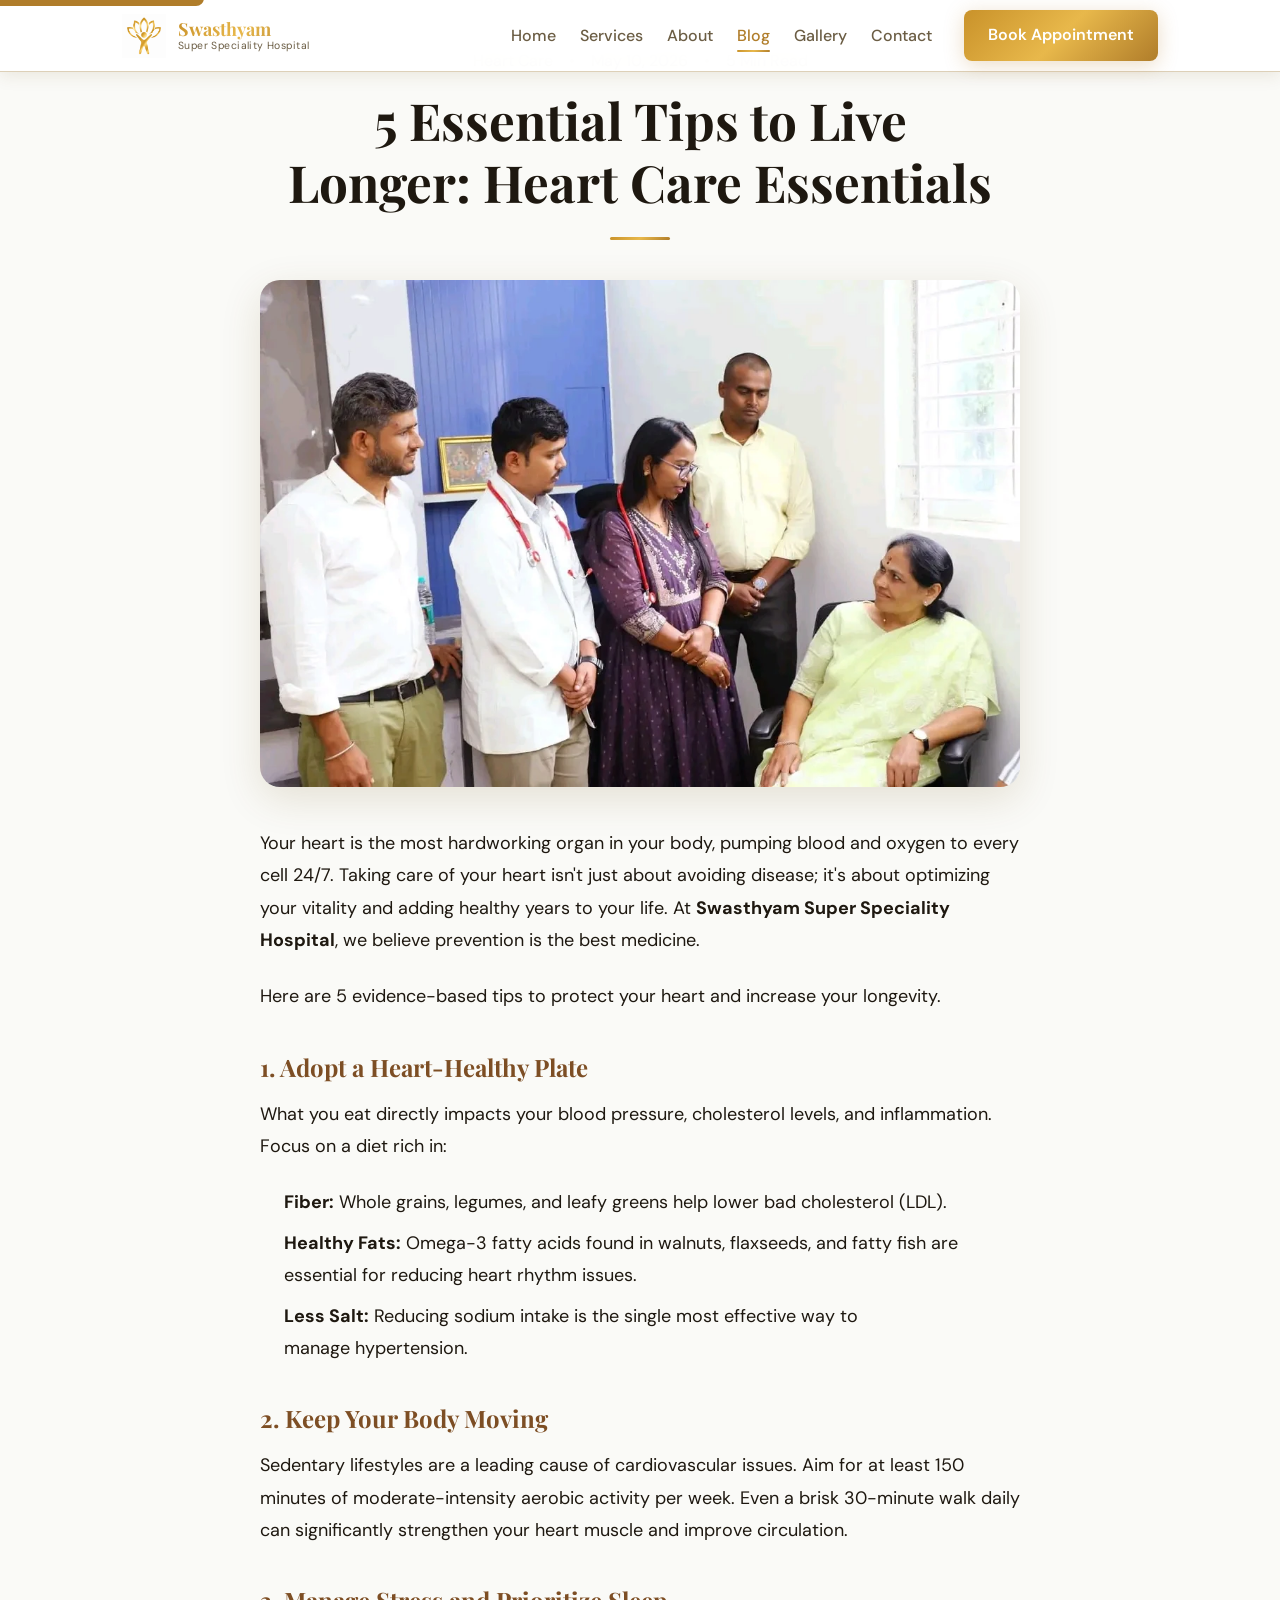
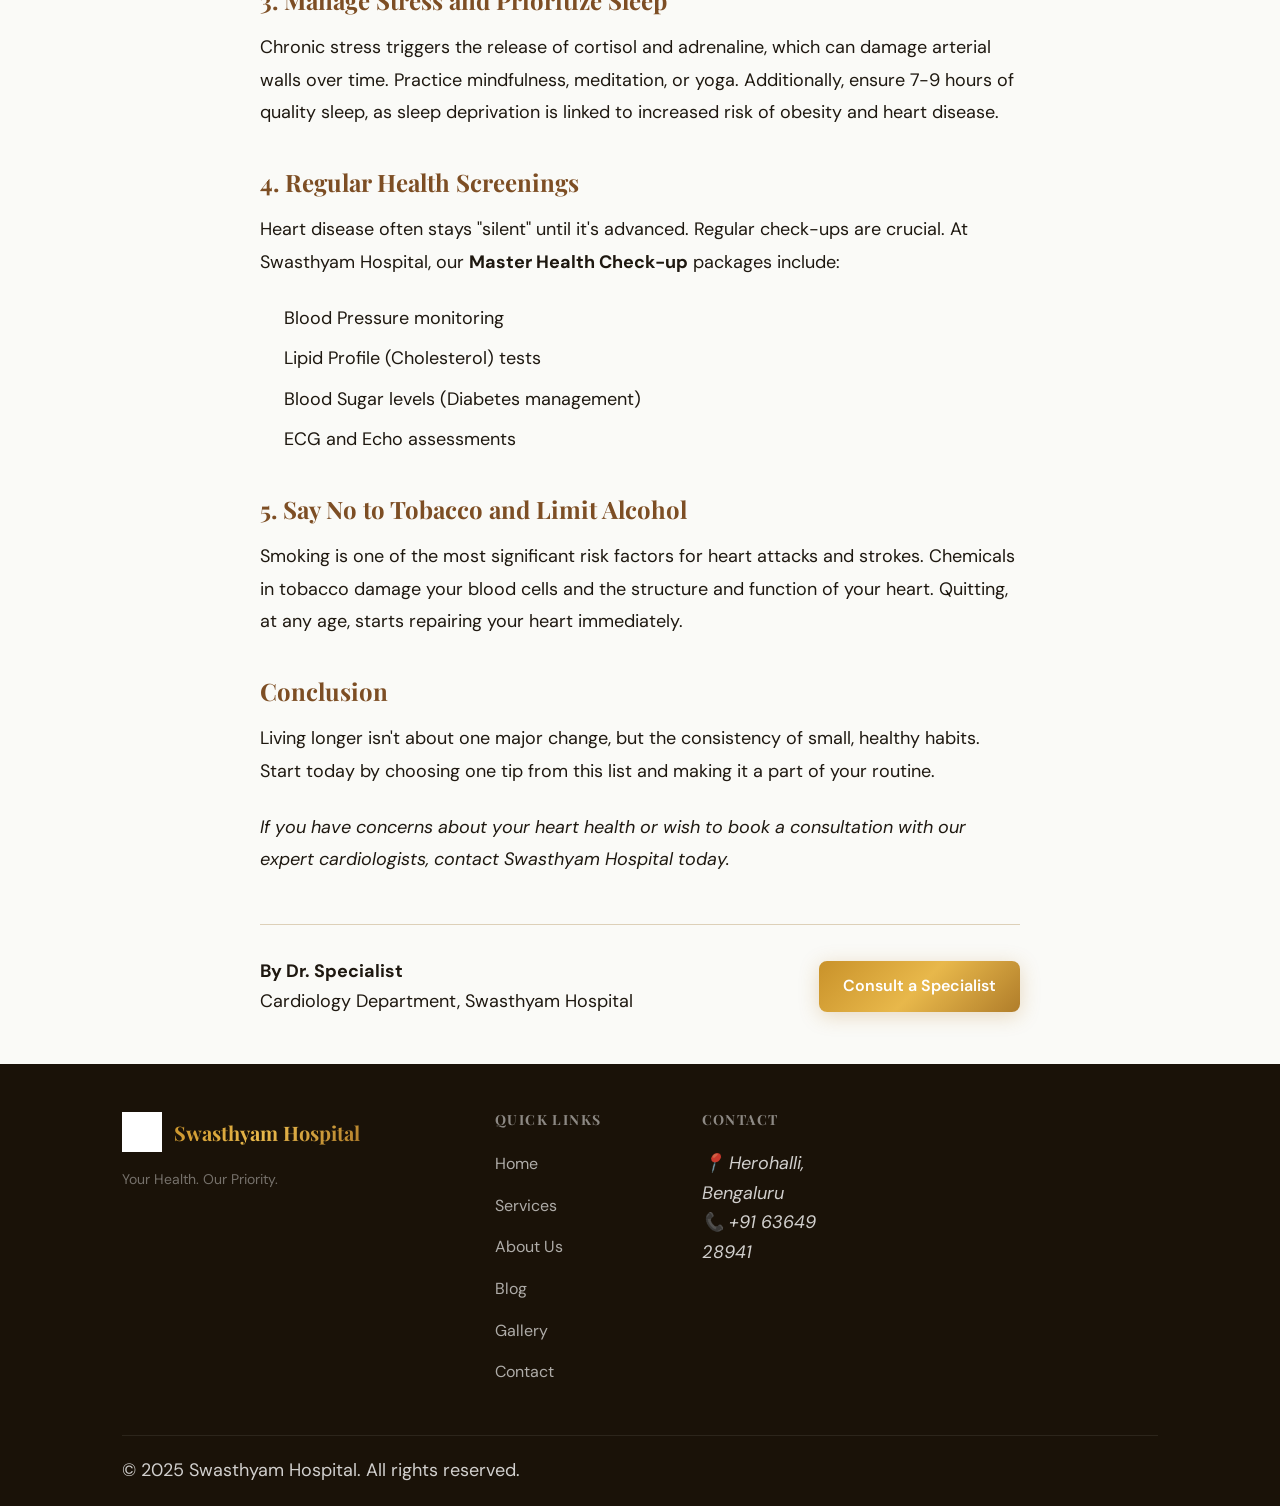
<file: blog-post-1.html>
<!DOCTYPE html>
<html lang="en" data-theme="light">
<head>
  <meta charset="UTF-8" />
  <meta name="viewport" content="width=device-width, initial-scale=1.0" />
  <meta name="description" content="Discover 5 essential heart care tips to live a longer, healthier life. Expert advice from Swasthyam Super Speciality Hospital, Bengaluru." />
  <title>5 Essential Tips to Live Longer: Heart Care Essentials | Swasthyam Hospital Blog</title>

  <!-- Favicon -->
  <link rel="icon" type="image/png" href="./favicon-32x32.png" />

  <!-- Google Fonts -->
  <link rel="preconnect" href="https://fonts.googleapis.com" />
  <link rel="preconnect" href="https://fonts.gstatic.com" crossorigin />
  <link href="https://fonts.googleapis.com/css2?family=Playfair+Display:ital,wght@0,400;0,600;0,700;1,400&family=DM+Sans:ital,opsz,wght@0,9..40,300;0,9..40,400;0,9..40,500;0,9..40,600;1,9..40,300&display=swap" rel="stylesheet" />

  <!-- Shared CSS -->
  <link rel="stylesheet" href="style.css" />
</head>
<body>

  <!-- Skip Link -->
  <a class="skip-link" href="#main">Skip to main content</a>

  <header>
    <nav class="navbar scrolled" id="navbar" aria-label="Main navigation">
      <div class="navbar__inner">
        <!-- Logo -->
        <a href="index.html" class="navbar__logo" aria-label="Swasthyam Hospital – Home">
          <img
            class="navbar__logo-icon"
            src="./swasthyam-hosiptal-logo.png"
            alt="Swasthyam Super Speciality Hospital logo"
            width="44" height="44"
          />
          <div class="navbar__logo-text">
            <span class="navbar__logo-name">Swasthyam</span>
            <span class="navbar__logo-tagline">Super Speciality Hospital</span>
          </div>
        </a>

        <!-- Desktop nav -->
        <div class="navbar__nav">
          <ul class="navbar__links" role="list">
            <li><a href="index.html" class="navbar__link">Home</a></li>
            <li><a href="services.html" class="navbar__link">Services</a></li>
            <li><a href="about.html" class="navbar__link">About</a></li>
            <li><a href="blog.html" class="navbar__link active">Blog</a></li>
            <li><a href="gallery.html" class="navbar__link">Gallery</a></li>
            <li><a href="contact.html" class="navbar__link">Contact</a></li>
          </ul>
          <a href="contact.html" class="btn btn--primary">Book Appointment</a>
        </div>

        <!-- Hamburger -->
        <button class="navbar__hamburger" id="hamburger" aria-label="Toggle menu" aria-expanded="false" aria-controls="mobile-menu">
          <span></span><span></span><span></span>
        </button>
      </div>

      <!-- Mobile menu -->
      <div class="navbar__mobile-menu" id="mobile-menu" aria-hidden="true" role="navigation">
        <a href="index.html" class="navbar__mobile-link">Home</a>
        <a href="services.html" class="navbar__mobile-link">Services</a>
        <a href="about.html" class="navbar__mobile-link">About</a>
        <a href="blog.html" class="navbar__mobile-link">Blog</a>
        <a href="gallery.html" class="navbar__mobile-link">Gallery</a>
        <a href="contact.html" class="navbar__mobile-link">Contact</a>
        <a href="contact.html" class="btn btn--primary navbar__mobile-cta" style="text-align:center;">Book Appointment</a>
      </div>
    </nav>
  </header>

  <main id="main">
    <article class="article">
      <header class="article__header">
        <div class="article__meta">
          <span>Heart Care</span>
          <span>•</span>
          <span>May 10, 2026</span>
          <span>•</span>
          <span>5 Min Read</span>
        </div>
        <h1 class="article__title">5 Essential Tips to Live Longer: Heart Care Essentials</h1>
        <div class="gold-line gold-line--center"></div>
      </header>

      <img src="./swasthyam-doctor-and-staff.png" alt="Cardiology team at Swasthyam Hospital" class="article__hero-img">

      <div class="article__content">
        <p>Your heart is the most hardworking organ in your body, pumping blood and oxygen to every cell 24/7. Taking care of your heart isn't just about avoiding disease; it's about optimizing your vitality and adding healthy years to your life. At <strong>Swasthyam Super Speciality Hospital</strong>, we believe prevention is the best medicine.</p>

        <p>Here are 5 evidence-based tips to protect your heart and increase your longevity.</p>

        <h2>1. Adopt a Heart-Healthy Plate</h2>
        <p>What you eat directly impacts your blood pressure, cholesterol levels, and inflammation. Focus on a diet rich in:</p>
        <ul>
          <li><strong>Fiber:</strong> Whole grains, legumes, and leafy greens help lower bad cholesterol (LDL).</li>
          <li><strong>Healthy Fats:</strong> Omega-3 fatty acids found in walnuts, flaxseeds, and fatty fish are essential for reducing heart rhythm issues.</li>
          <li><strong>Less Salt:</strong> Reducing sodium intake is the single most effective way to manage hypertension.</li>
        </ul>

        <h2>2. Keep Your Body Moving</h2>
        <p>Sedentary lifestyles are a leading cause of cardiovascular issues. Aim for at least 150 minutes of moderate-intensity aerobic activity per week. Even a brisk 30-minute walk daily can significantly strengthen your heart muscle and improve circulation.</p>

        <h2>3. Manage Stress and Prioritize Sleep</h2>
        <p>Chronic stress triggers the release of cortisol and adrenaline, which can damage arterial walls over time. Practice mindfulness, meditation, or yoga. Additionally, ensure 7-9 hours of quality sleep, as sleep deprivation is linked to increased risk of obesity and heart disease.</p>

        <h2>4. Regular Health Screenings</h2>
        <p>Heart disease often stays "silent" until it's advanced. Regular check-ups are crucial. At Swasthyam Hospital, our <strong>Master Health Check-up</strong> packages include:</p>
        <ul>
          <li>Blood Pressure monitoring</li>
          <li>Lipid Profile (Cholesterol) tests</li>
          <li>Blood Sugar levels (Diabetes management)</li>
          <li>ECG and Echo assessments</li>
        </ul>

        <h2>5. Say No to Tobacco and Limit Alcohol</h2>
        <p>Smoking is one of the most significant risk factors for heart attacks and strokes. Chemicals in tobacco damage your blood cells and the structure and function of your heart. Quitting, at any age, starts repairing your heart immediately.</p>

        <h2>Conclusion</h2>
        <p>Living longer isn't about one major change, but the consistency of small, healthy habits. Start today by choosing one tip from this list and making it a part of your routine.</p>
        
        <p><em>If you have concerns about your heart health or wish to book a consultation with our expert cardiologists, contact Swasthyam Hospital today.</em></p>
      </div>

      <footer class="article__footer">
        <div class="article__author">
          <strong>By Dr. Specialist</strong><br>
          <span>Cardiology Department, Swasthyam Hospital</span>
        </div>
        <div class="article__share">
          <a href="contact.html" class="btn btn--primary">Consult a Specialist</a>
        </div>
      </footer>
    </article>
  </main>

  <footer class="footer" role="contentinfo">
    <div class="container">
      <div class="footer__main">
        <div class="footer__brand">
          <div class="footer__brand-logo">
            <img src="./swasthyam-hosiptal-logo.png" alt="Swasthyam logo" width="40" height="40" style="filter:brightness(0) invert(1);" />
            <span class="footer__brand-name">Swasthyam Hospital</span>
          </div>
          <p class="footer__brand-tag">Your Health. Our Priority.</p>
        </div>
        <div>
          <h4 class="footer__col-title">Quick Links</h4>
          <ul class="footer__links">
            <li><a href="index.html" class="footer__link">Home</a></li>
            <li><a href="services.html" class="footer__link">Services</a></li>
            <li><a href="about.html" class="footer__link">About Us</a></li>
            <li><a href="blog.html" class="footer__link">Blog</a></li>
            <li><a href="gallery.html" class="footer__link">Gallery</a></li>
            <li><a href="contact.html" class="footer__link">Contact</a></li>
          </ul>
        </div>
        <div>
          <h4 class="footer__col-title">Contact</h4>
          <address class="footer__contact">
            📍 Herohalli, Bengaluru<br>
            📞 +91 63649 28941
          </address>
        </div>
      </div>
      <div class="footer__bottom">
        <p>© 2025 Swasthyam Hospital. All rights reserved.</p>
      </div>
    </div>
  </footer>

  <script>
    const hamburger = document.getElementById('hamburger');
    const mobileMenu = document.getElementById('mobile-menu');
    hamburger.addEventListener('click', () => {
      const open = hamburger.classList.toggle('open');
      mobileMenu.classList.toggle('open', open);
    });
  </script>
</body>
</html>
</file>
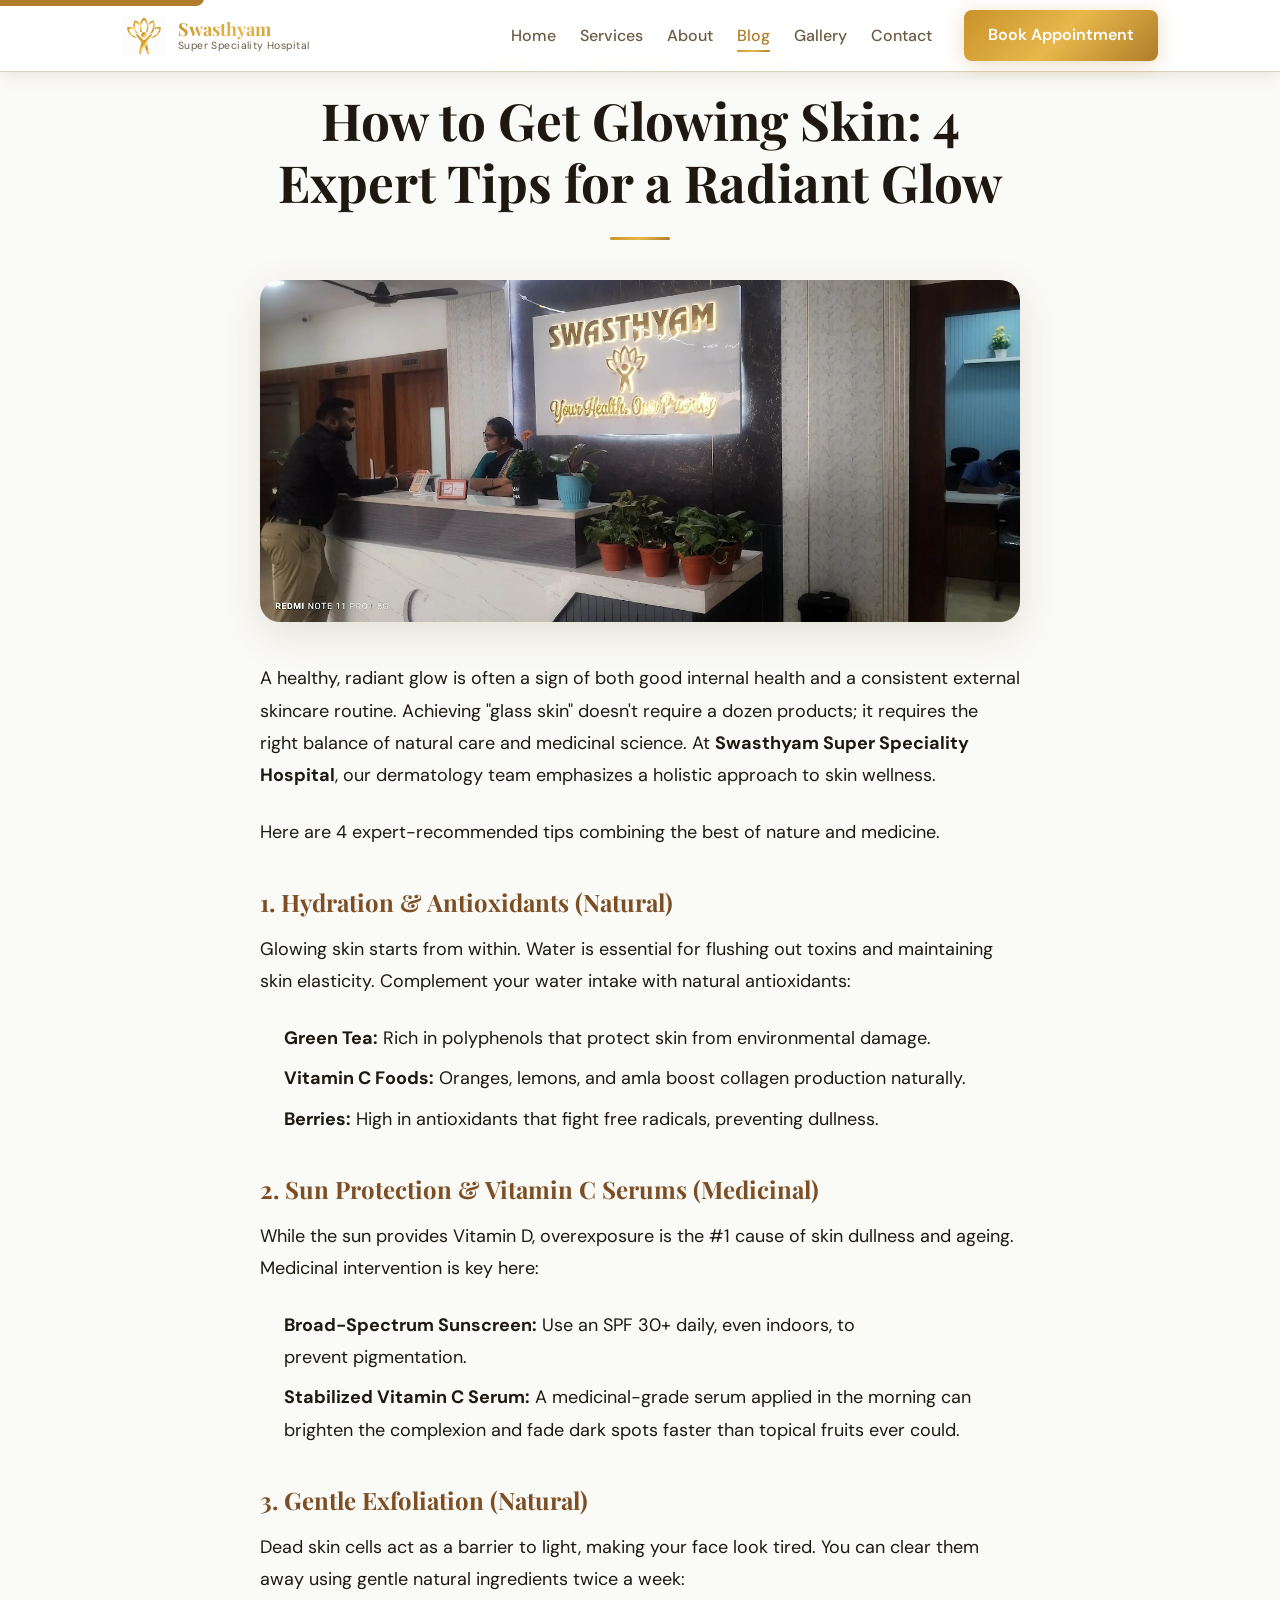
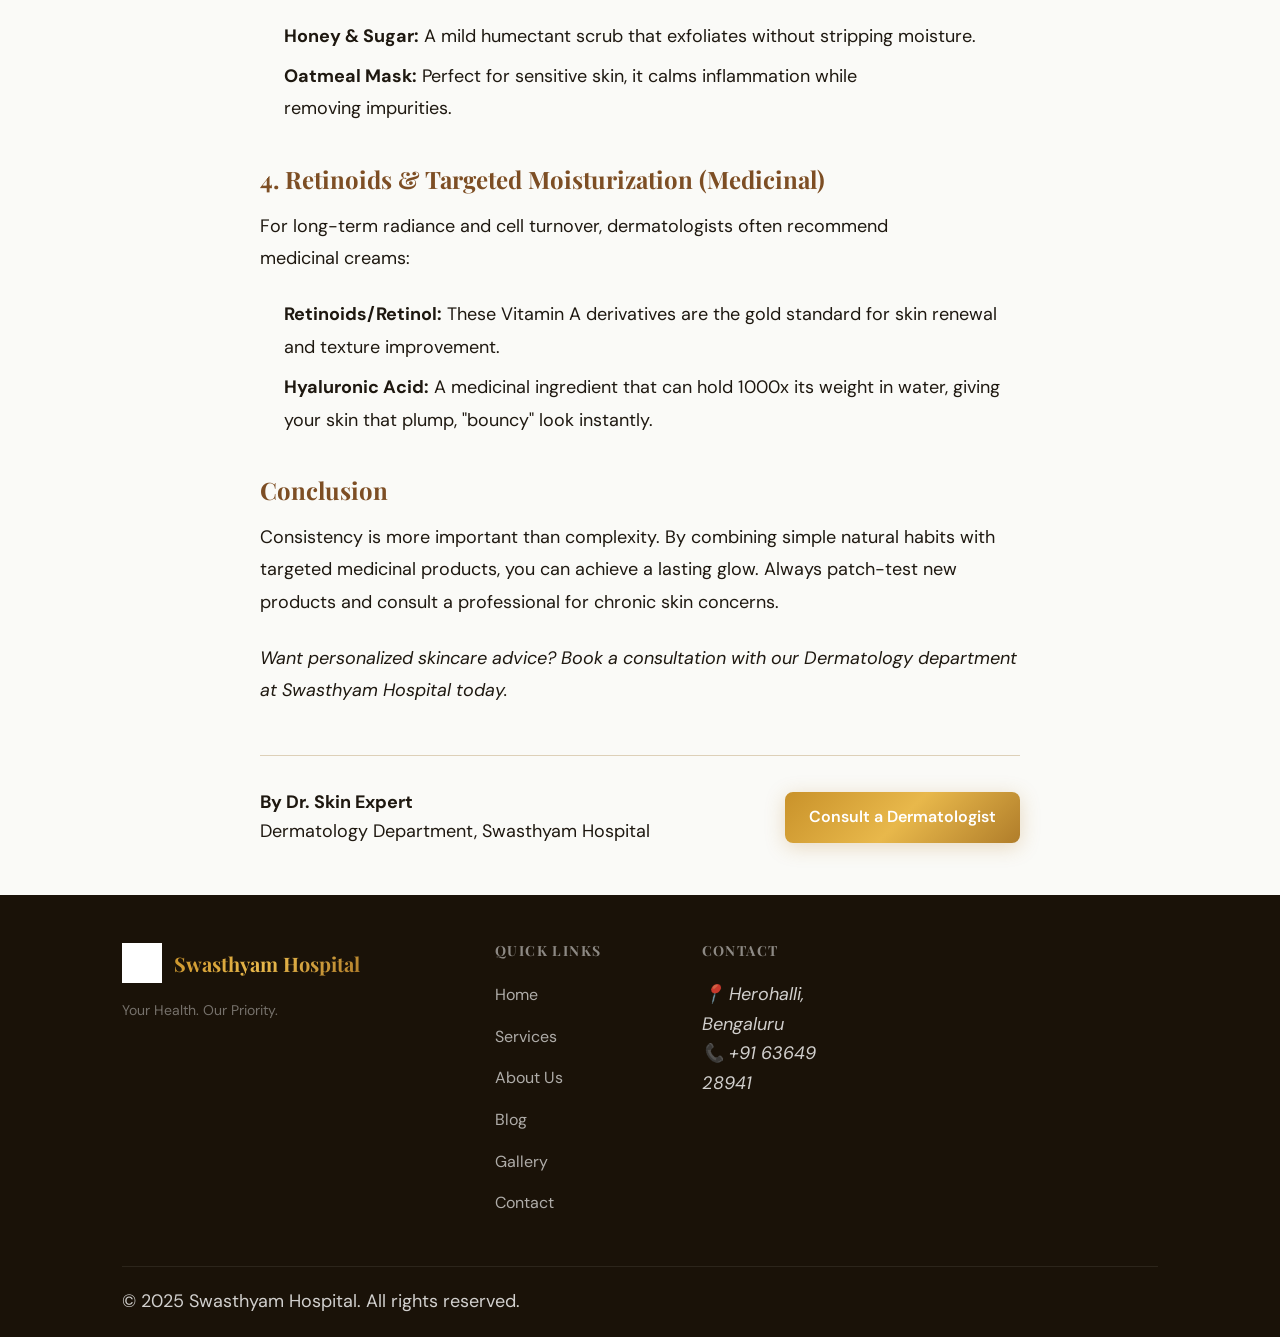
<file: blog-post-2.html>
<!DOCTYPE html>
<html lang="en" data-theme="light">
<head>
  <meta charset="UTF-8" />
  <meta name="viewport" content="width=device-width, initial-scale=1.0" />
  <meta name="description" content="Unlock the secrets to radiant skin with these 4 expert tips combining natural remedies and medicinal skincare. Professional advice from Swasthyam Hospital." />
  <title>How to Get Glowing Skin: 4 Expert Tips | Swasthyam Hospital Blog</title>

  <!-- Favicon -->
  <link rel="icon" type="image/png" href="./favicon-32x32.png" />

  <!-- Google Fonts -->
  <link rel="preconnect" href="https://fonts.googleapis.com" />
  <link rel="preconnect" href="https://fonts.gstatic.com" crossorigin />
  <link href="https://fonts.googleapis.com/css2?family=Playfair+Display:ital,wght@0,400;0,600;0,700;1,400&family=DM+Sans:ital,opsz,wght@0,9..40,300;0,9..40,400;0,9..40,500;0,9..40,600;1,9..40,300&display=swap" rel="stylesheet" />

  <!-- Shared CSS -->
  <link rel="stylesheet" href="style.css" />
</head>
<body>

  <!-- Skip Link -->
  <a class="skip-link" href="#main">Skip to main content</a>

  <header>
    <nav class="navbar scrolled" id="navbar" aria-label="Main navigation">
      <div class="navbar__inner">
        <!-- Logo -->
        <a href="index.html" class="navbar__logo" aria-label="Swasthyam Hospital – Home">
          <img
            class="navbar__logo-icon"
            src="./swasthyam-hosiptal-logo.png"
            alt="Swasthyam Super Speciality Hospital logo"
            width="44" height="44"
          />
          <div class="navbar__logo-text">
            <span class="navbar__logo-name">Swasthyam</span>
            <span class="navbar__logo-tagline">Super Speciality Hospital</span>
          </div>
        </a>

        <!-- Desktop nav -->
        <div class="navbar__nav">
          <ul class="navbar__links" role="list">
            <li><a href="index.html" class="navbar__link">Home</a></li>
            <li><a href="services.html" class="navbar__link">Services</a></li>
            <li><a href="about.html" class="navbar__link">About</a></li>
            <li><a href="blog.html" class="navbar__link active">Blog</a></li>
            <li><a href="gallery.html" class="navbar__link">Gallery</a></li>
            <li><a href="contact.html" class="navbar__link">Contact</a></li>
          </ul>
          <a href="contact.html" class="btn btn--primary">Book Appointment</a>
        </div>

        <!-- Hamburger -->
        <button class="navbar__hamburger" id="hamburger" aria-label="Toggle menu" aria-expanded="false" aria-controls="mobile-menu">
          <span></span><span></span><span></span>
        </button>
      </div>

      <!-- Mobile menu -->
      <div class="navbar__mobile-menu" id="mobile-menu" aria-hidden="true" role="navigation">
        <a href="index.html" class="navbar__mobile-link">Home</a>
        <a href="services.html" class="navbar__mobile-link">Services</a>
        <a href="about.html" class="navbar__mobile-link">About</a>
        <a href="blog.html" class="navbar__mobile-link">Blog</a>
        <a href="gallery.html" class="navbar__mobile-link">Gallery</a>
        <a href="contact.html" class="navbar__mobile-link">Contact</a>
        <a href="contact.html" class="btn btn--primary navbar__mobile-cta" style="text-align:center;">Book Appointment</a>
      </div>
    </nav>
  </header>

  <main id="main">
    <article class="article">
      <header class="article__header">
        <div class="article__meta">
          <span>Skincare</span>
          <span>•</span>
          <span>May 10, 2026</span>
          <span>•</span>
          <span>4 Min Read</span>
        </div>
        <h1 class="article__title">How to Get Glowing Skin: 4 Expert Tips for a Radiant Glow</h1>
        <div class="gold-line gold-line--center"></div>
      </header>

      <img src="./swasthyam-front-desk.png" alt="Skincare consultation at Swasthyam Hospital" class="article__hero-img">

      <div class="article__content">
        <p>A healthy, radiant glow is often a sign of both good internal health and a consistent external skincare routine. Achieving "glass skin" doesn't require a dozen products; it requires the right balance of natural care and medicinal science. At <strong>Swasthyam Super Speciality Hospital</strong>, our dermatology team emphasizes a holistic approach to skin wellness.</p>

        <p>Here are 4 expert-recommended tips combining the best of nature and medicine.</p>

        <h2>1. Hydration & Antioxidants (Natural)</h2>
        <p>Glowing skin starts from within. Water is essential for flushing out toxins and maintaining skin elasticity. Complement your water intake with natural antioxidants:</p>
        <ul>
          <li><strong>Green Tea:</strong> Rich in polyphenols that protect skin from environmental damage.</li>
          <li><strong>Vitamin C Foods:</strong> Oranges, lemons, and amla boost collagen production naturally.</li>
          <li><strong>Berries:</strong> High in antioxidants that fight free radicals, preventing dullness.</li>
        </ul>

        <h2>2. Sun Protection & Vitamin C Serums (Medicinal)</h2>
        <p>While the sun provides Vitamin D, overexposure is the #1 cause of skin dullness and ageing. Medicinal intervention is key here:</p>
        <ul>
          <li><strong>Broad-Spectrum Sunscreen:</strong> Use an SPF 30+ daily, even indoors, to prevent pigmentation.</li>
          <li><strong>Stabilized Vitamin C Serum:</strong> A medicinal-grade serum applied in the morning can brighten the complexion and fade dark spots faster than topical fruits ever could.</li>
        </ul>

        <h2>3. Gentle Exfoliation (Natural)</h2>
        <p>Dead skin cells act as a barrier to light, making your face look tired. You can clear them away using gentle natural ingredients twice a week:</p>
        <ul>
          <li><strong>Honey & Sugar:</strong> A mild humectant scrub that exfoliates without stripping moisture.</li>
          <li><strong>Oatmeal Mask:</strong> Perfect for sensitive skin, it calms inflammation while removing impurities.</li>
        </ul>

        <h2>4. Retinoids & Targeted Moisturization (Medicinal)</h2>
        <p>For long-term radiance and cell turnover, dermatologists often recommend medicinal creams:</p>
        <ul>
          <li><strong>Retinoids/Retinol:</strong> These Vitamin A derivatives are the gold standard for skin renewal and texture improvement.</li>
          <li><strong>Hyaluronic Acid:</strong> A medicinal ingredient that can hold 1000x its weight in water, giving your skin that plump, "bouncy" look instantly.</li>
        </ul>

        <h2>Conclusion</h2>
        <p>Consistency is more important than complexity. By combining simple natural habits with targeted medicinal products, you can achieve a lasting glow. Always patch-test new products and consult a professional for chronic skin concerns.</p>
        
        <p><em>Want personalized skincare advice? Book a consultation with our Dermatology department at Swasthyam Hospital today.</em></p>
      </div>

      <footer class="article__footer">
        <div class="article__author">
          <strong>By Dr. Skin Expert</strong><br>
          <span>Dermatology Department, Swasthyam Hospital</span>
        </div>
        <div class="article__share">
          <a href="contact.html" class="btn btn--primary">Consult a Dermatologist</a>
        </div>
      </footer>
    </article>
  </main>

  <footer class="footer" role="contentinfo">
    <div class="container">
      <div class="footer__main">
        <div class="footer__brand">
          <div class="footer__brand-logo">
            <img src="./swasthyam-hosiptal-logo.png" alt="Swasthyam logo" width="40" height="40" style="filter:brightness(0) invert(1);" />
            <span class="footer__brand-name">Swasthyam Hospital</span>
          </div>
          <p class="footer__brand-tag">Your Health. Our Priority.</p>
        </div>
        <div>
          <h4 class="footer__col-title">Quick Links</h4>
          <ul class="footer__links">
            <li><a href="index.html" class="footer__link">Home</a></li>
            <li><a href="services.html" class="footer__link">Services</a></li>
            <li><a href="about.html" class="footer__link">About Us</a></li>
            <li><a href="blog.html" class="footer__link">Blog</a></li>
            <li><a href="gallery.html" class="footer__link">Gallery</a></li>
            <li><a href="contact.html" class="footer__link">Contact</a></li>
          </ul>
        </div>
        <div>
          <h4 class="footer__col-title">Contact</h4>
          <address class="footer__contact">
            📍 Herohalli, Bengaluru<br>
            📞 +91 63649 28941
          </address>
        </div>
      </div>
      <div class="footer__bottom">
        <p>© 2025 Swasthyam Hospital. All rights reserved.</p>
      </div>
    </div>
  </footer>

  <script>
    const hamburger = document.getElementById('hamburger');
    const mobileMenu = document.getElementById('mobile-menu');
    hamburger.addEventListener('click', () => {
      const open = hamburger.classList.toggle('open');
      mobileMenu.classList.toggle('open', open);
    });
  </script>
</body>
</html>
</file>
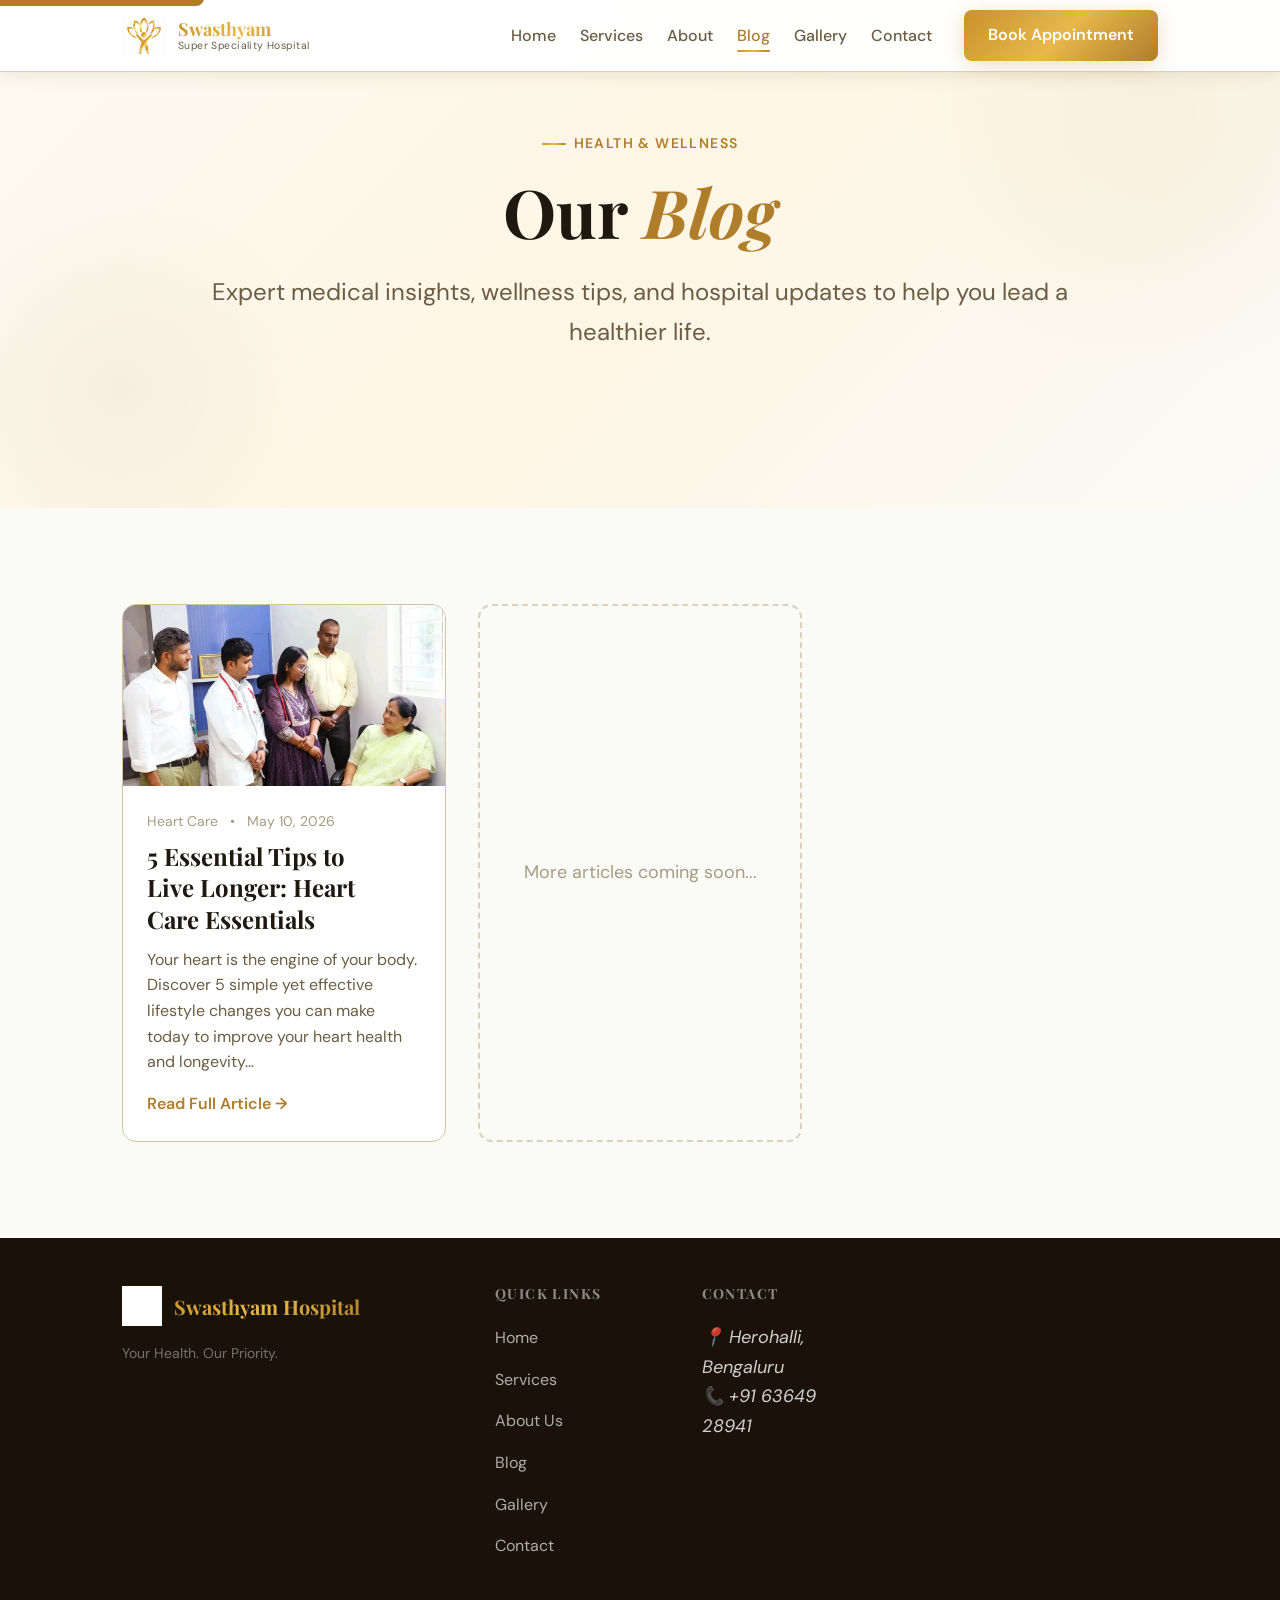
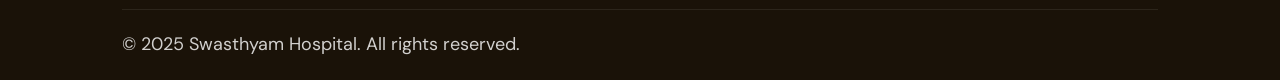
<file: blog.html>
<!DOCTYPE html>
<html lang="en" data-theme="light">
<head>
  <meta charset="UTF-8" />
  <meta name="viewport" content="width=device-width, initial-scale=1.0" />
  <meta name="description" content="Stay updated with the latest health tips and medical news from Swasthyam Super Speciality Hospital. Expert advice on heart care, wellness, and more." />
  <title>Health Blog | Swasthyam Super Speciality Hospital</title>

  <!-- Favicon -->
  <link rel="icon" type="image/png" href="./favicon-32x32.png" />

  <!-- Google Fonts -->
  <link rel="preconnect" href="https://fonts.googleapis.com" />
  <link rel="preconnect" href="https://fonts.gstatic.com" crossorigin />
  <link href="https://fonts.googleapis.com/css2?family=Playfair+Display:ital,wght@0,400;0,600;0,700;1,400&family=DM+Sans:ital,opsz,wght@0,9..40,300;0,9..40,400;0,9..40,500;0,9..40,600;1,9..40,300&display=swap" rel="stylesheet" />

  <!-- Shared CSS -->
  <link rel="stylesheet" href="style.css" />
</head>
<body>

  <!-- Skip Link -->
  <a class="skip-link" href="#main">Skip to main content</a>

  <header>
    <nav class="navbar scrolled" id="navbar" aria-label="Main navigation">
      <div class="navbar__inner">
        <!-- Logo -->
        <a href="index.html" class="navbar__logo" aria-label="Swasthyam Hospital – Home">
          <img
            class="navbar__logo-icon"
            src="./swasthyam-hosiptal-logo.png"
            alt="Swasthyam Super Speciality Hospital logo"
            width="44" height="44"
          />
          <div class="navbar__logo-text">
            <span class="navbar__logo-name">Swasthyam</span>
            <span class="navbar__logo-tagline">Super Speciality Hospital</span>
          </div>
        </a>

        <!-- Desktop nav -->
        <div class="navbar__nav">
          <ul class="navbar__links" role="list">
            <li><a href="index.html" class="navbar__link">Home</a></li>
            <li><a href="services.html" class="navbar__link">Services</a></li>
            <li><a href="about.html" class="navbar__link">About</a></li>
            <li><a href="blog.html" class="navbar__link active">Blog</a></li>
            <li><a href="gallery.html" class="navbar__link">Gallery</a></li>
            <li><a href="contact.html" class="navbar__link">Contact</a></li>
          </ul>
          <a href="contact.html" class="btn btn--primary">Book Appointment</a>
        </div>

        <!-- Hamburger -->
        <button class="navbar__hamburger" id="hamburger" aria-label="Toggle menu" aria-expanded="false" aria-controls="mobile-menu">
          <span></span><span></span><span></span>
        </button>
      </div>

      <!-- Mobile menu -->
      <div class="navbar__mobile-menu" id="mobile-menu" aria-hidden="true" role="navigation">
        <a href="index.html" class="navbar__mobile-link">Home</a>
        <a href="services.html" class="navbar__mobile-link">Services</a>
        <a href="about.html" class="navbar__mobile-link">About</a>
        <a href="blog.html" class="navbar__mobile-link">Blog</a>
        <a href="gallery.html" class="navbar__mobile-link">Gallery</a>
        <a href="contact.html" class="navbar__mobile-link">Contact</a>
        <a href="contact.html" class="btn btn--primary navbar__mobile-cta" style="text-align:center;">Book Appointment</a>
      </div>
    </nav>
  </header>

  <main id="main">
    <!-- Hero Section for Blog Page -->
    <section class="hero hero--subpage" aria-labelledby="blog-hero-title">
      <div class="container">
        <div class="hero__inner">
          <div class="hero__content">
            <p class="section-label">Health & Wellness</p>
            <h1 class="hero__headline" id="blog-hero-title">Our <em>Blog</em></h1>
            <p class="hero__sub">Expert medical insights, wellness tips, and hospital updates to help you lead a healthier life.</p>
          </div>
        </div>
      </div>
    </section>

    <!-- Blog Listing -->
    <section class="section-pad">
      <div class="container">
        <div class="blog-grid">
          <!-- Blog Card 1 -->
          <article class="blog-card">
            <img src="./swasthyam-doctor-and-staff.png" alt="Doctor providing heart care tips" class="blog-card__img" loading="lazy">
            <div class="blog-card__content">
              <div class="blog-card__meta">
                <span>Heart Care</span>
                <span>•</span>
                <span>May 10, 2026</span>
              </div>
              <h2 class="blog-card__title">
                <a href="blog-post-1.html">5 Essential Tips to Live Longer: Heart Care Essentials</a>
              </h2>
              <p class="blog-card__excerpt">
                Your heart is the engine of your body. Discover 5 simple yet effective lifestyle changes you can make today to improve your heart health and longevity...
              </p>
              <a href="blog-post-1.html" class="blog-card__link">Read Full Article →</a>
            </div>
          </article>

          <!-- Placeholder for more blogs -->
          <div style="display: flex; align-items: center; justify-content: center; border: 2px dashed var(--color-divider); border-radius: var(--radius-lg); padding: var(--space-8); text-align: center; color: var(--color-text-faint);">
            <p>More articles coming soon...</p>
          </div>
        </div>
      </div>
    </section>
  </main>

  <footer class="footer" role="contentinfo">
    <div class="container">
      <div class="footer__main">
        <div class="footer__brand">
          <div class="footer__brand-logo">
            <img src="./swasthyam-hosiptal-logo.png" alt="Swasthyam logo" width="40" height="40" style="filter:brightness(0) invert(1);" />
            <span class="footer__brand-name">Swasthyam Hospital</span>
          </div>
          <p class="footer__brand-tag">Your Health. Our Priority.</p>
        </div>
        <div>
          <h4 class="footer__col-title">Quick Links</h4>
          <ul class="footer__links">
            <li><a href="index.html" class="footer__link">Home</a></li>
            <li><a href="services.html" class="footer__link">Services</a></li>
            <li><a href="about.html" class="footer__link">About Us</a></li>
            <li><a href="blog.html" class="footer__link">Blog</a></li>
            <li><a href="gallery.html" class="footer__link">Gallery</a></li>
            <li><a href="contact.html" class="footer__link">Contact</a></li>
          </ul>
        </div>
        <div>
          <h4 class="footer__col-title">Contact</h4>
          <address class="footer__contact">
            📍 Herohalli, Bengaluru<br>
            📞 +91 63649 28941
          </address>
        </div>
      </div>
      <div class="footer__bottom">
        <p>© 2025 Swasthyam Hospital. All rights reserved.</p>
      </div>
    </div>
  </footer>

  <script>
    const hamburger = document.getElementById('hamburger');
    const mobileMenu = document.getElementById('mobile-menu');
    hamburger.addEventListener('click', () => {
      const open = hamburger.classList.toggle('open');
      mobileMenu.classList.toggle('open', open);
    });
  </script>
</body>
</html>
</file>
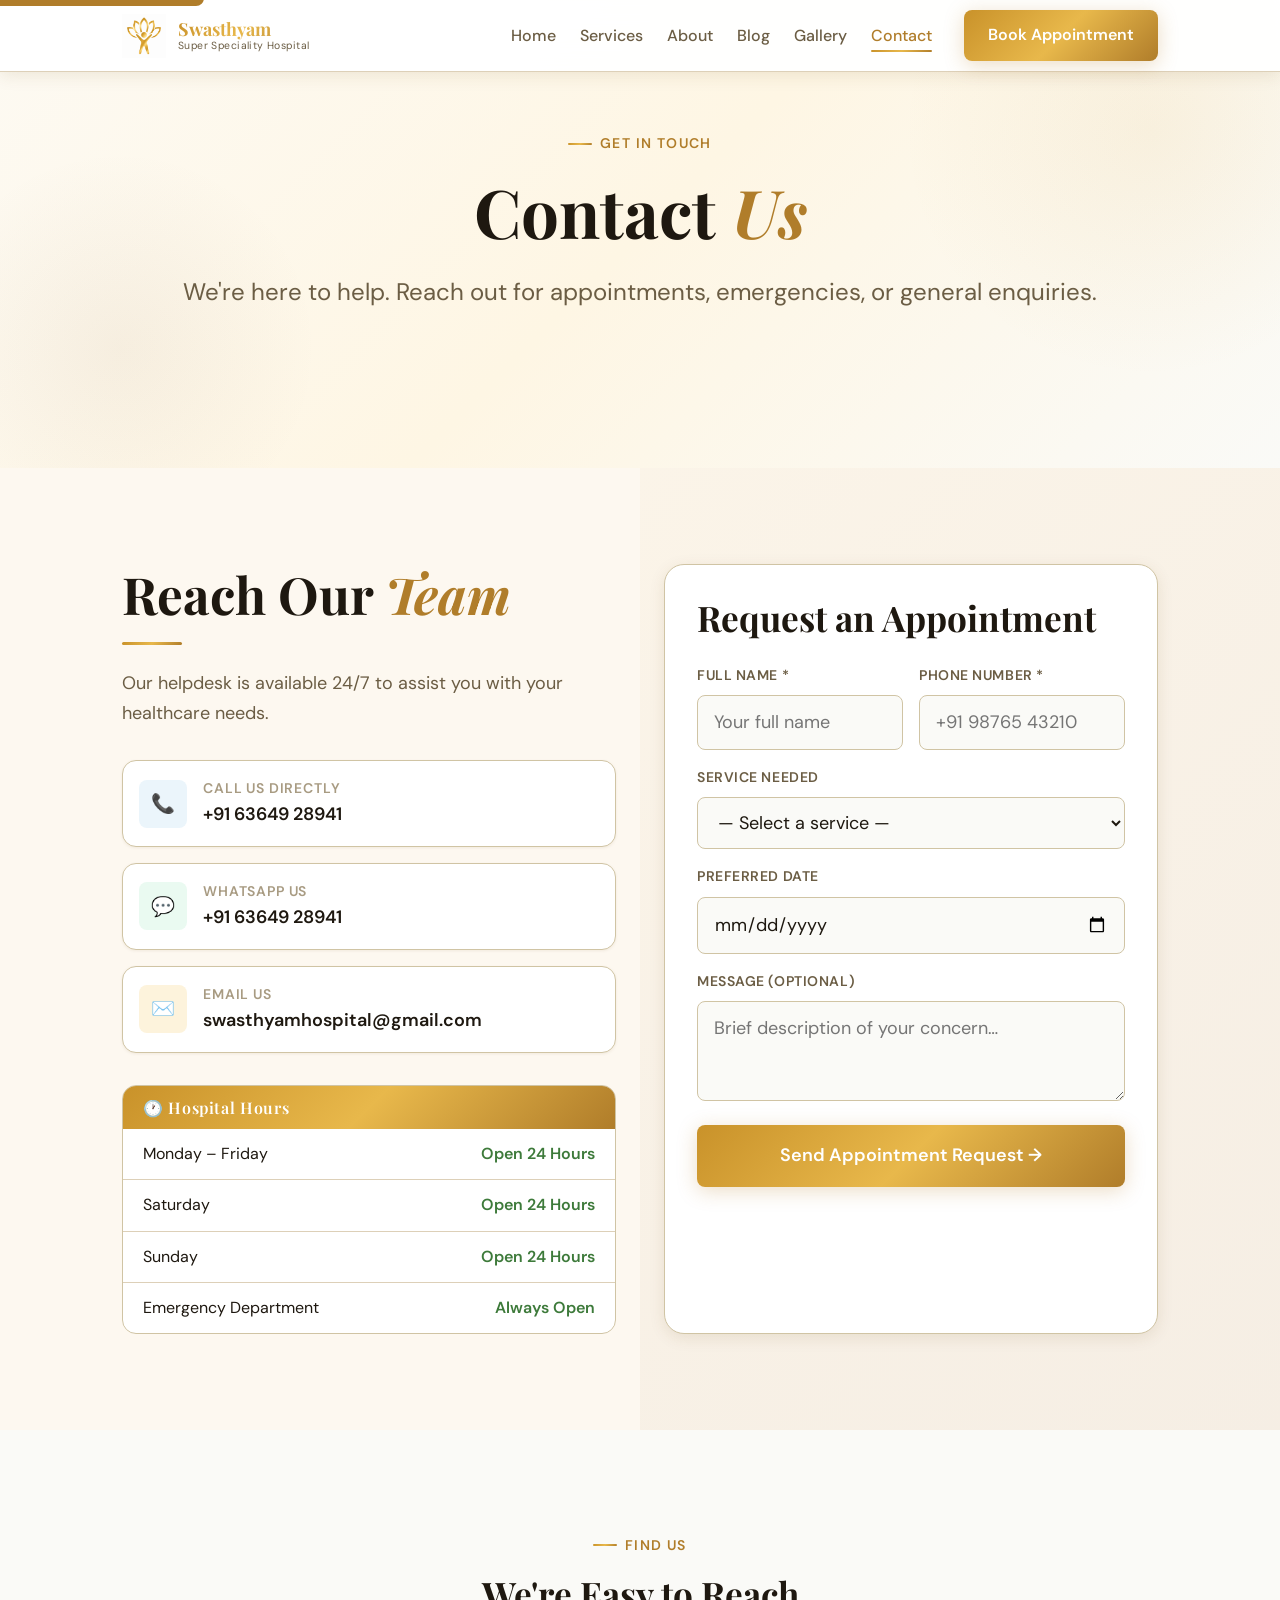
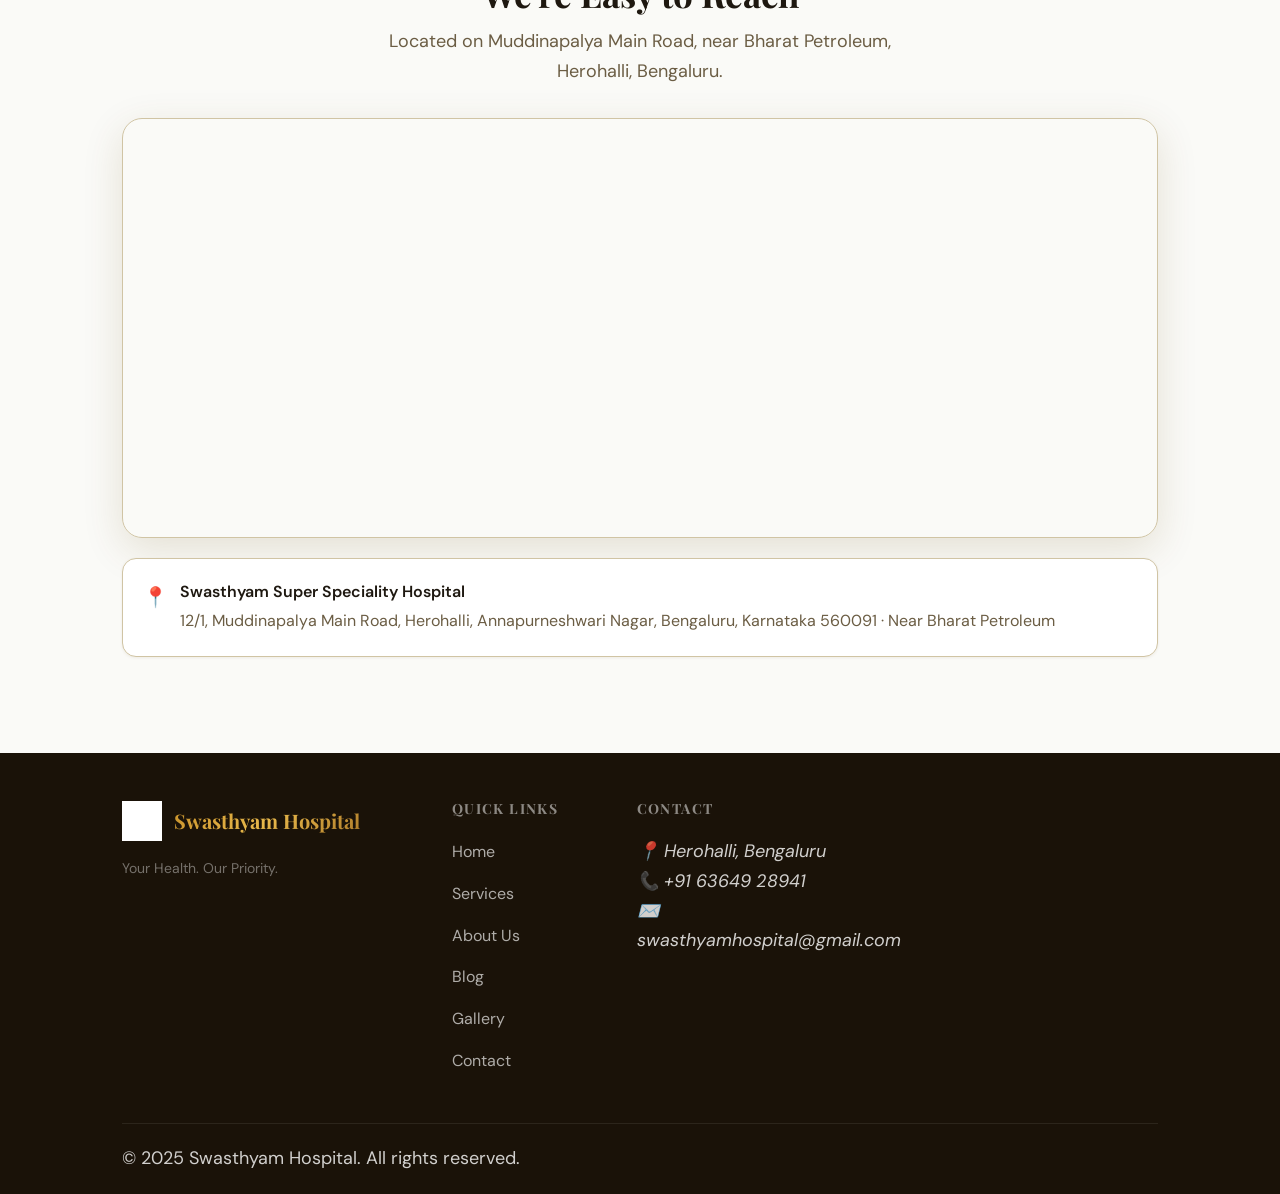
<file: contact.html>
<!DOCTYPE html>
<html lang="en" data-theme="light">
<head>
  <meta charset="UTF-8" />
  <meta name="viewport" content="width=device-width, initial-scale=1.0" />
  <meta name="description" content="Contact Swasthyam Super Speciality Hospital. Book an appointment, find our location in Herohalli, Bengaluru, or reach out to us via phone or WhatsApp." />
  <title>Contact Us | Swasthyam Super Speciality Hospital</title>

  <!-- Favicon -->
  <link rel="icon" type="image/png" href="./favicon-32x32.png" />

  <!-- Google Fonts -->
  <link rel="preconnect" href="https://fonts.googleapis.com" />
  <link rel="preconnect" href="https://fonts.gstatic.com" crossorigin />
  <link href="https://fonts.googleapis.com/css2?family=Playfair+Display:ital,wght@0,400;0,600;0,700;1,400&family=DM+Sans:ital,opsz,wght@0,9..40,300;0,9..40,400;0,9..40,500;0,9..40,600;1,9..40,300&display=swap" rel="stylesheet" />

  <!-- Shared CSS -->
  <link rel="stylesheet" href="style.css" />
</head>
<body>

  <!-- Skip Link -->
  <a class="skip-link" href="#main">Skip to main content</a>

  <header>
    <nav class="navbar scrolled" id="navbar" aria-label="Main navigation">
      <div class="navbar__inner">
        <!-- Logo -->
        <a href="index.html" class="navbar__logo" aria-label="Swasthyam Hospital – Home">
          <img
            class="navbar__logo-icon"
            src="./swasthyam-hosiptal-logo.png"
            alt="Swasthyam Super Speciality Hospital logo"
            width="44" height="44"
          />
          <div class="navbar__logo-text">
            <span class="navbar__logo-name">Swasthyam</span>
            <span class="navbar__logo-tagline">Super Speciality Hospital</span>
          </div>
        </a>

        <!-- Desktop nav -->
        <div class="navbar__nav">
          <ul class="navbar__links" role="list">
            <li><a href="index.html" class="navbar__link">Home</a></li>
            <li><a href="services.html" class="navbar__link">Services</a></li>
            <li><a href="about.html" class="navbar__link">About</a></li>
            <li><a href="blog.html" class="navbar__link">Blog</a></li>
            <li><a href="gallery.html" class="navbar__link">Gallery</a></li>
            <li><a href="contact.html" class="navbar__link active">Contact</a></li>
          </ul>
          <a href="contact.html" class="btn btn--primary">Book Appointment</a>
        </div>

        <!-- Hamburger -->
        <button class="navbar__hamburger" id="hamburger" aria-label="Toggle menu" aria-expanded="false" aria-controls="mobile-menu">
          <span></span><span></span><span></span>
        </button>
      </div>

      <div class="navbar__mobile-menu" id="mobile-menu" aria-hidden="true" role="navigation">
        <a href="index.html" class="navbar__mobile-link">Home</a>
        <a href="services.html" class="navbar__mobile-link">Services</a>
        <a href="about.html" class="navbar__mobile-link">About</a>
        <a href="blog.html" class="navbar__mobile-link">Blog</a>
        <a href="gallery.html" class="navbar__mobile-link">Gallery</a>
        <a href="contact.html" class="navbar__mobile-link">Contact</a>
        <a href="contact.html" class="btn btn--primary navbar__mobile-cta" style="text-align:center;">Book Appointment</a>
      </div>
    </nav>
  </header>

  <main id="main">
    <!-- Hero Section for Contact Page -->
    <section class="hero hero--subpage" aria-labelledby="contact-hero-title">
      <div class="container">
        <div class="hero__inner">
          <div class="hero__content">
            <p class="section-label">Get in Touch</p>
            <h1 class="hero__headline" id="contact-hero-title">Contact <em>Us</em></h1>
            <p class="hero__sub">We're here to help. Reach out for appointments, emergencies, or general enquiries.</p>
          </div>
        </div>
      </div>
    </section>

    <!-- Contact & Booking Section -->
    <section class="booking section-pad">
      <div class="container">
        <div class="booking__inner">
          <!-- Info -->
          <div class="booking__info">
            <h2 class="booking__headline">Reach Our <em>Team</em></h2>
            <div class="gold-line"></div>
            <p class="booking__sub">Our helpdesk is available 24/7 to assist you with your healthcare needs.</p>

            <div class="booking__contact-cards">
              <div class="contact-card">
                <a href="tel:+916364928941" aria-label="Call Swasthyam Hospital">
                  <div class="contact-card__icon contact-card__icon--phone" aria-hidden="true">📞</div>
                  <div>
                    <p class="contact-card__label">Call Us Directly</p>
                    <p class="contact-card__value">+91 63649 28941</p>
                  </div>
                </a>
              </div>

              <div class="contact-card">
                <a href="https://wa.me/916364928941?text=Hello%2C%20I%20would%20like%20to%20book%20an%20appointment%20at%20Swasthyam%20Hospital." target="_blank" rel="noopener noreferrer" aria-label="WhatsApp Swasthyam Hospital">
                  <div class="contact-card__icon contact-card__icon--whatsapp" aria-hidden="true">💬</div>
                  <div>
                    <p class="contact-card__label">WhatsApp Us</p>
                    <p class="contact-card__value">+91 63649 28941</p>
                  </div>
                </a>
              </div>

              <div class="contact-card">
                <a href="mailto:swasthyamhospital@gmail.com" aria-label="Email Swasthyam Hospital">
                  <div class="contact-card__icon contact-card__icon--email" aria-hidden="true">✉️</div>
                  <div>
                    <p class="contact-card__label">Email Us</p>
                    <p class="contact-card__value">swasthyamhospital@gmail.com</p>
                  </div>
                </a>
              </div>
            </div>

            <div class="booking__hours">
              <div class="booking__hours-header">
                <h4>🕐 Hospital Hours</h4>
              </div>
              <table class="hours-table" aria-label="Hospital opening hours">
                <tbody>
                  <tr><td>Monday – Friday</td><td>Open 24 Hours</td></tr>
                  <tr><td>Saturday</td><td>Open 24 Hours</td></tr>
                  <tr><td>Sunday</td><td>Open 24 Hours</td></tr>
                  <tr><td>Emergency Department</td><td>Always Open</td></tr>
                </tbody>
              </table>
            </div>
          </div>

          <!-- Form -->
          <div class="booking__form-wrap">
            <h3 class="booking__form-title">Request an Appointment</h3>
            <form class="form" id="appointment-form" action="https://formspree.io/f/YOUR_FORMSPREE_ID" method="POST" novalidate>
              <div class="form__row">
                <div class="form__group">
                  <label class="form__label" for="full-name">Full Name *</label>
                  <input class="form__input" type="text" id="full-name" name="name" placeholder="Your full name" required autocomplete="name" />
                </div>
                <div class="form__group">
                  <label class="form__label" for="phone">Phone Number *</label>
                  <input class="form__input" type="tel" id="phone" name="phone" placeholder="+91 98765 43210" required autocomplete="tel" />
                </div>
              </div>
              <div class="form__group">
                <label class="form__label" for="service">Service Needed</label>
                <select class="form__select" id="service" name="service">
                  <option value="">— Select a service —</option>
                  <option>Emergency / Trauma Surgery</option>
                  <option>ICU / Critical Care</option>
                  <option>Women's Health Care</option>
                  <option>Master Health Check-Up</option>
                  <option>General Consultation</option>
                  <option>Ambulance Services</option>
                  <option>In-House Pharmacy / Lab</option>
                  <option>Other</option>
                </select>
              </div>
              <div class="form__group">
                <label class="form__label" for="appt-date">Preferred Date</label>
                <input class="form__input" type="date" id="appt-date" name="preferred_date" />
              </div>
              <div class="form__group">
                <label class="form__label" for="message">Message (Optional)</label>
                <textarea class="form__textarea" id="message" name="message" placeholder="Brief description of your concern…"></textarea>
              </div>
              <button type="submit" class="form__submit">
                Send Appointment Request →
              </button>
            </form>
            <div class="form__success" id="form-success" role="alert" aria-live="polite">
              <div class="form__success-icon">✅</div>
              <h4 style="font-family:var(--font-display);font-size:var(--text-lg);margin-bottom:var(--space-2);color:var(--color-text);">Request Sent!</h4>
              <p>Thank you. Our team will reach out to you within 30 minutes to confirm your appointment.</p>
            </div>
          </div>
        </div>
      </div>
    </section>

    <!-- Map Section -->
    <section class="map-section section-pad">
      <div class="container">
        <div class="map-section__header">
          <p class="section-label" style="justify-content:center;">Find Us</p>
          <h2 class="map-section__title">We're Easy to Reach</h2>
          <p class="map-section__sub" style="margin-inline:auto;max-width:50ch;text-align:center;">Located on Muddinapalya Main Road, near Bharat Petroleum, Herohalli, Bengaluru.</p>
        </div>

        <div class="map-section__map">
          <iframe
            src="https://www.google.com/maps/embed?pb=!1m18!1m12!1m3!1d3888.042!2d77.4877!3d12.9738!2m3!1f0!2f0!3f0!3m2!1i1024!2i768!4f13.1!3m3!1m2!1s0x3bae3e7c6c7c7c7c%3A0x1234567890abcdef!2sSwasthyam+Super+Speciality+Hospital!5e0!3m2!1sen!2sin!4v1683000000000!5m2!1sen!2sin"
            title="Swasthyam Hospital location on Google Maps"
            allowfullscreen="" loading="lazy" referrerpolicy="no-referrer-when-downgrade">
          </iframe>
        </div>

        <address class="map-section__address" style="font-style:normal;">
          <span class="map-section__address-icon" aria-hidden="true">📍</span>
          <div class="map-section__address-text">
            <strong>Swasthyam Super Speciality Hospital</strong>
            <span>12/1, Muddinapalya Main Road, Herohalli, Annapurneshwari Nagar, Bengaluru, Karnataka 560091 · Near Bharat Petroleum</span>
          </div>
        </address>
      </div>
    </section>

  </main>

  <footer class="footer" role="contentinfo">
    <!-- Footer consistent with other pages -->
    <div class="container">
      <div class="footer__main">
        <div class="footer__brand">
          <div class="footer__brand-logo">
            <img src="./swasthyam-hosiptal-logo.png" alt="Swasthyam logo" width="40" height="40" style="filter:brightness(0) invert(1);" />
            <span class="footer__brand-name">Swasthyam Hospital</span>
          </div>
          <p class="footer__brand-tag">Your Health. Our Priority.</p>
        </div>
        <div>
          <h4 class="footer__col-title">Quick Links</h4>
          <ul class="footer__links">
            <li><a href="index.html" class="footer__link">Home</a></li>
            <li><a href="services.html" class="footer__link">Services</a></li>
            <li><a href="about.html" class="footer__link">About Us</a></li>
            <li><a href="blog.html" class="footer__link">Blog</a></li>
            <li><a href="gallery.html" class="footer__link">Gallery</a></li>
            <li><a href="contact.html" class="footer__link">Contact</a></li>
          </ul>
        </div>
        <div>
          <h4 class="footer__col-title">Contact</h4>
          <address class="footer__contact">
            📍 Herohalli, Bengaluru<br>
            📞 +91 63649 28941<br>
            ✉️ swasthyamhospital@gmail.com
          </address>
        </div>
      </div>
      <div class="footer__bottom">
        <p>© 2025 Swasthyam Hospital. All rights reserved.</p>
      </div>
    </div>
  </footer>

  <script>
    const hamburger = document.getElementById('hamburger');
    const mobileMenu = document.getElementById('mobile-menu');
    hamburger.addEventListener('click', () => {
      const open = hamburger.classList.toggle('open');
      mobileMenu.classList.toggle('open', open);
    });

    const form = document.getElementById('appointment-form');
    const formSuccess = document.getElementById('form-success');
    form.addEventListener('submit', async (e) => {
      e.preventDefault();
      const btn = form.querySelector('.form__submit');
      btn.textContent = 'Sending…';
      btn.disabled = true;
      // Simulate success for demo
      setTimeout(() => {
        form.style.display = 'none';
        formSuccess.classList.add('visible');
      }, 1000);
    });
  </script>
</body>
</html>
</file>
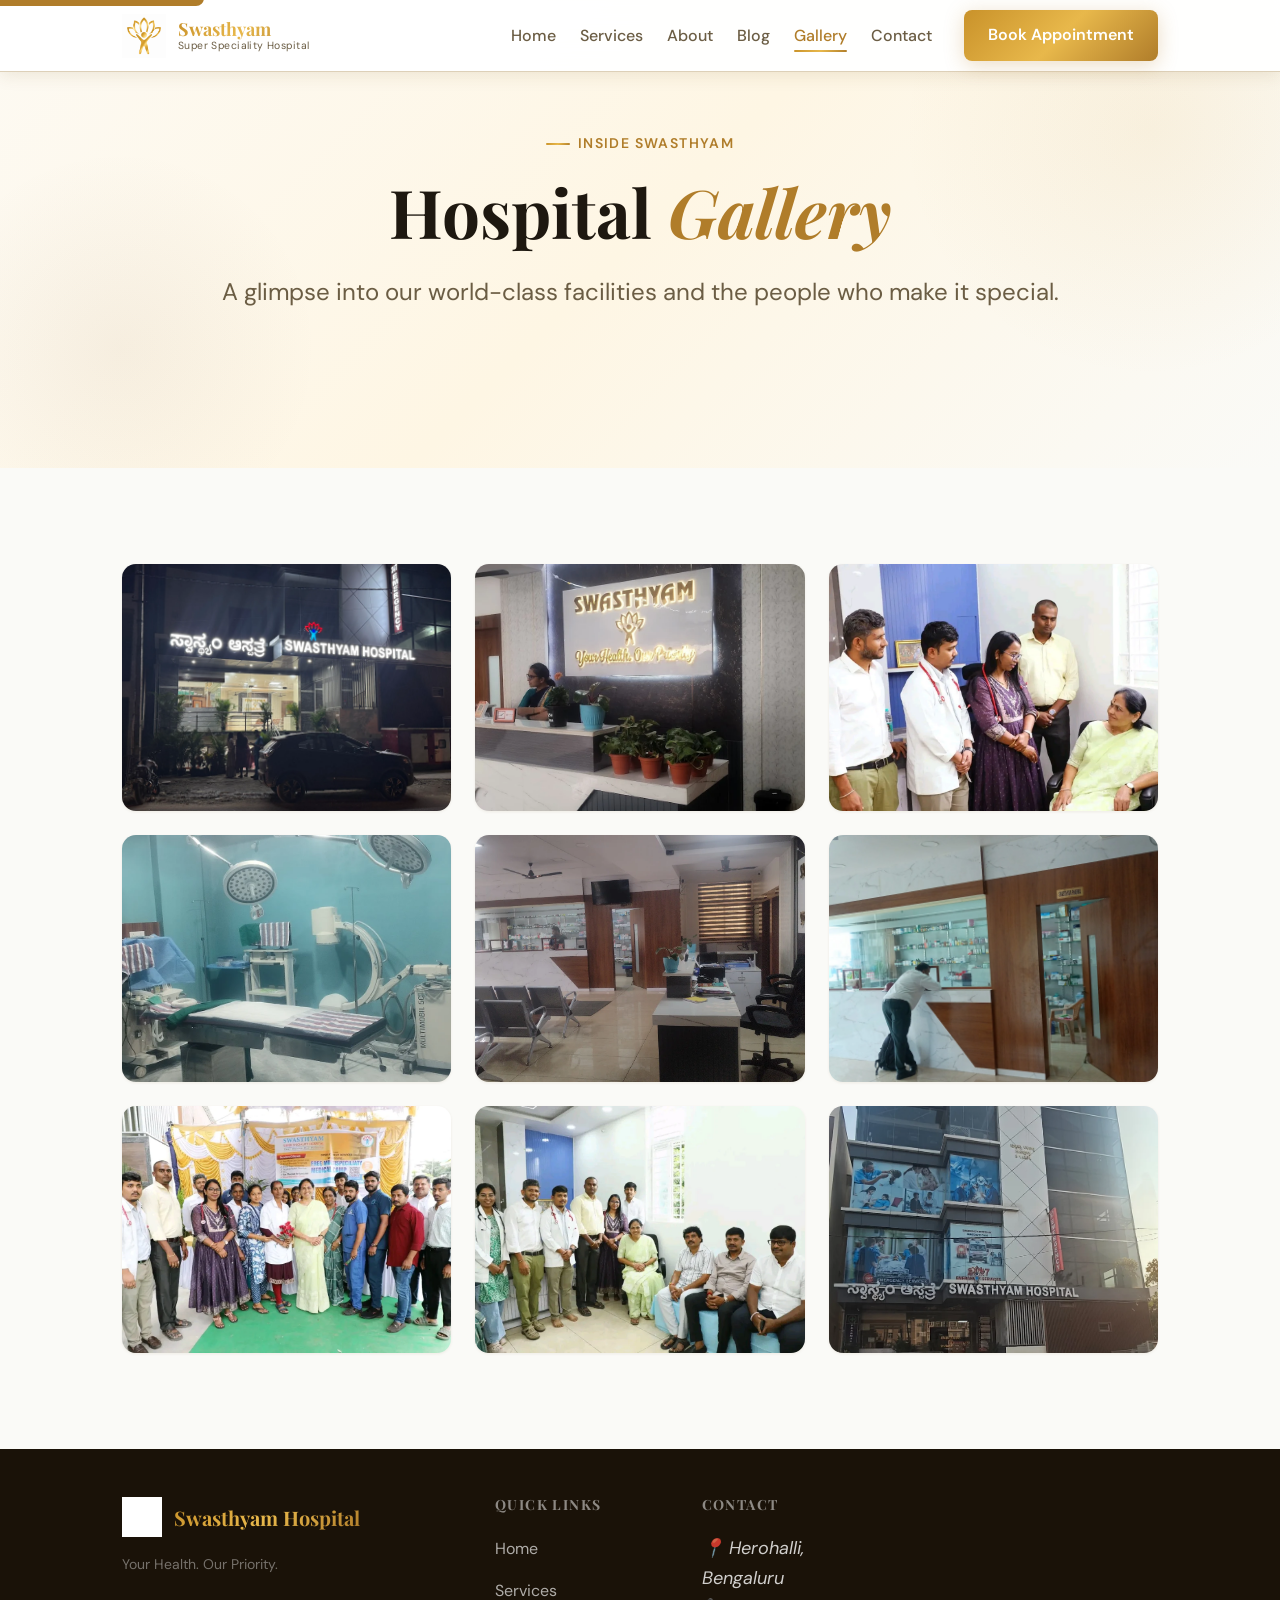
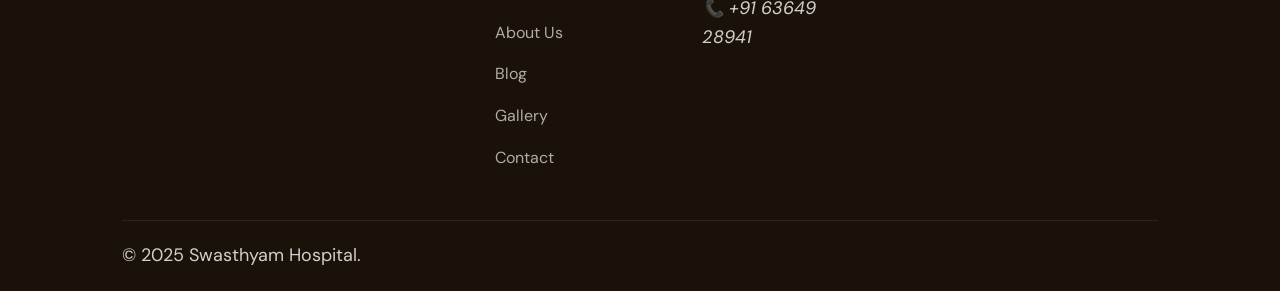
<file: gallery.html>
<!DOCTYPE html>
<html lang="en" data-theme="light">
<head>
  <meta charset="UTF-8" />
  <meta name="viewport" content="width=device-width, initial-scale=1.0" />
  <meta name="description" content="Take a visual tour of Swasthyam Hospital. See our facilities, patient rooms, diagnostic labs, and our dedicated team of medical professionals." />
  <title>Gallery | Swasthyam Super Speciality Hospital</title>

  <!-- Favicon -->
  <link rel="icon" type="image/png" href="./favicon-32x32.png" />

  <!-- Google Fonts -->
  <link rel="preconnect" href="https://fonts.googleapis.com" />
  <link rel="preconnect" href="https://fonts.gstatic.com" crossorigin />
  <link href="https://fonts.googleapis.com/css2?family=Playfair+Display:ital,wght@0,400;0,600;0,700;1,400&family=DM+Sans:ital,opsz,wght@0,9..40,300;0,9..40,400;0,9..40,500;0,9..40,600;1,9..40,300&display=swap" rel="stylesheet" />

  <!-- Shared CSS -->
  <link rel="stylesheet" href="style.css" />
</head>
<body>

  <!-- Skip Link -->
  <a class="skip-link" href="#main">Skip to main content</a>

  <header>
    <nav class="navbar scrolled" id="navbar" aria-label="Main navigation">
      <div class="navbar__inner">
        <!-- Logo -->
        <a href="index.html" class="navbar__logo" aria-label="Swasthyam Hospital – Home">
          <img
            class="navbar__logo-icon"
            src="./swasthyam-hosiptal-logo.png"
            alt="Swasthyam Super Speciality Hospital logo"
            width="44" height="44"
          />
          <div class="navbar__logo-text">
            <span class="navbar__logo-name">Swasthyam</span>
            <span class="navbar__logo-tagline">Super Speciality Hospital</span>
          </div>
        </a>

        <!-- Desktop nav -->
        <div class="navbar__nav">
          <ul class="navbar__links" role="list">
            <li><a href="index.html" class="navbar__link">Home</a></li>
            <li><a href="services.html" class="navbar__link">Services</a></li>
            <li><a href="about.html" class="navbar__link">About</a></li>
            <li><a href="blog.html" class="navbar__link">Blog</a></li>
            <li><a href="gallery.html" class="navbar__link active">Gallery</a></li>
            <li><a href="contact.html" class="navbar__link">Contact</a></li>
          </ul>
          <a href="contact.html" class="btn btn--primary">Book Appointment</a>
        </div>

        <!-- Hamburger -->
        <button class="navbar__hamburger" id="hamburger" aria-label="Toggle menu" aria-expanded="false" aria-controls="mobile-menu">
          <span></span><span></span><span></span>
        </button>
      </div>

      <div class="navbar__mobile-menu" id="mobile-menu" aria-hidden="true" role="navigation">
        <a href="index.html" class="navbar__mobile-link">Home</a>
        <a href="services.html" class="navbar__mobile-link">Services</a>
        <a href="about.html" class="navbar__mobile-link">About</a>
        <a href="blog.html" class="navbar__mobile-link">Blog</a>
        <a href="gallery.html" class="navbar__mobile-link">Gallery</a>
        <a href="contact.html" class="navbar__mobile-link">Contact</a>
        <a href="contact.html" class="btn btn--primary navbar__mobile-cta" style="text-align:center;">Book Appointment</a>
      </div>
    </nav>
  </header>

  <main id="main">
    <!-- Hero Section for Gallery Page -->
    <section class="hero hero--subpage" aria-labelledby="gallery-hero-title">
      <div class="container">
        <div class="hero__inner">
          <div class="hero__content">
            <p class="section-label">Inside Swasthyam</p>
            <h1 class="hero__headline" id="gallery-hero-title">Hospital <em>Gallery</em></h1>
            <p class="hero__sub">A glimpse into our world-class facilities and the people who make it special.</p>
          </div>
        </div>
      </div>
    </section>

    <!-- Gallery Grid -->
    <section class="section-pad">
      <div class="container">
        <div class="gallery-grid">
          <div class="gallery-item">
            <img src="./swasthyam-building-front.png" alt="Hospital Building Front" loading="lazy">
            <div class="gallery-caption">Main Hospital Building</div>
          </div>
          <div class="gallery-item">
            <img src="./swasthyam-front-desk.png" alt="Reception Desk" loading="lazy">
            <div class="gallery-caption">Reception & Front Desk</div>
          </div>
          <div class="gallery-item">
            <img src="./swasthyam-doctor-and-staff.png" alt="Our Medical Team" loading="lazy">
            <div class="gallery-caption">Our Expert Doctors & Staff</div>
          </div>
          <div class="gallery-item">
            <img src="./swasthyam-Patient-Rooms.png" alt="Patient Room" loading="lazy">
            <div class="gallery-caption">Modern Patient Rooms</div>
          </div>
          <div class="gallery-item">
            <img src="./swasthyam-Sitting-area.png" alt="Waiting Area" loading="lazy">
            <div class="gallery-caption">Comfortable Waiting Area</div>
          </div>
          <div class="gallery-item">
            <img src="./swasthyam-medician-store.png" alt="Pharmacy" loading="lazy">
            <div class="gallery-caption">In-House Pharmacy</div>
          </div>
          <div class="gallery-item">
            <img src="./swasthyam-staff-02.png" alt="Medical Staff" loading="lazy">
            <div class="gallery-caption">Dedicated Nursing Staff</div>
          </div>
          <div class="gallery-item">
            <img src="./swasthyam-staff.png" alt="Staff Members" loading="lazy">
            <div class="gallery-caption">Our Caring Support Team</div>
          </div>
          <div class="gallery-item">
            <img src="./swasthyam-hospital-building.png" alt="Hospital Side View" loading="lazy">
            <div class="gallery-caption">Swasthyam Hospital Exterior</div>
          </div>
        </div>
      </div>
    </section>

  </main>

  <footer class="footer" role="contentinfo">
    <div class="container">
      <div class="footer__main">
        <div class="footer__brand">
          <div class="footer__brand-logo">
            <img src="./swasthyam-hosiptal-logo.png" alt="Swasthyam logo" width="40" height="40" style="filter:brightness(0) invert(1);" />
            <span class="footer__brand-name">Swasthyam Hospital</span>
          </div>
          <p class="footer__brand-tag">Your Health. Our Priority.</p>
        </div>
        <div>
          <h4 class="footer__col-title">Quick Links</h4>
          <ul class="footer__links">
            <li><a href="index.html" class="footer__link">Home</a></li>
            <li><a href="services.html" class="footer__link">Services</a></li>
            <li><a href="about.html" class="footer__link">About Us</a></li>
            <li><a href="blog.html" class="footer__link">Blog</a></li>
            <li><a href="gallery.html" class="footer__link">Gallery</a></li>
            <li><a href="contact.html" class="footer__link">Contact</a></li>
          </ul>
        </div>
        <div>
          <h4 class="footer__col-title">Contact</h4>
          <address class="footer__contact">
            📍 Herohalli, Bengaluru<br>
            📞 +91 63649 28941
          </address>
        </div>
      </div>
      <div class="footer__bottom">
        <p>© 2025 Swasthyam Hospital.</p>
      </div>
    </div>
  </footer>

  <script>
    const hamburger = document.getElementById('hamburger');
    const mobileMenu = document.getElementById('mobile-menu');
    hamburger.addEventListener('click', () => {
      const open = hamburger.classList.toggle('open');
      mobileMenu.classList.toggle('open', open);
    });
  </script>
</body>
</html>
</file>
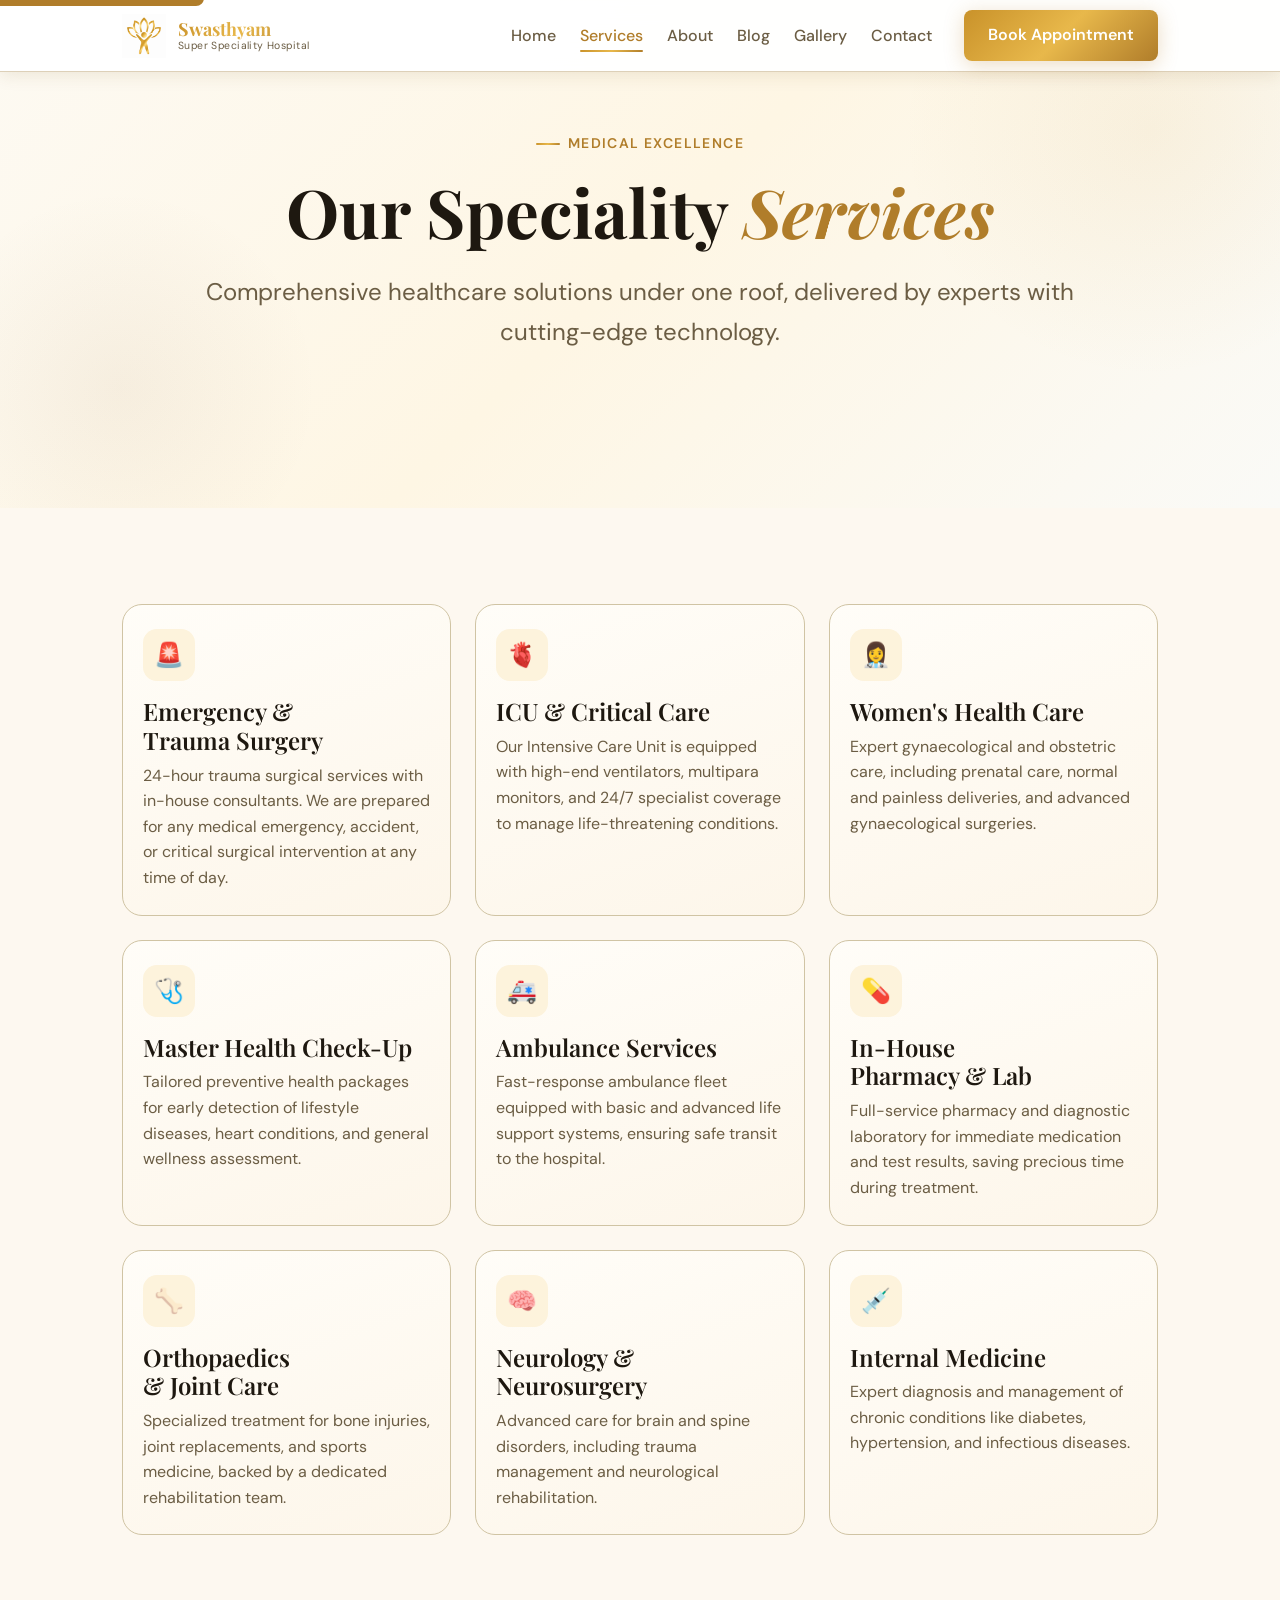
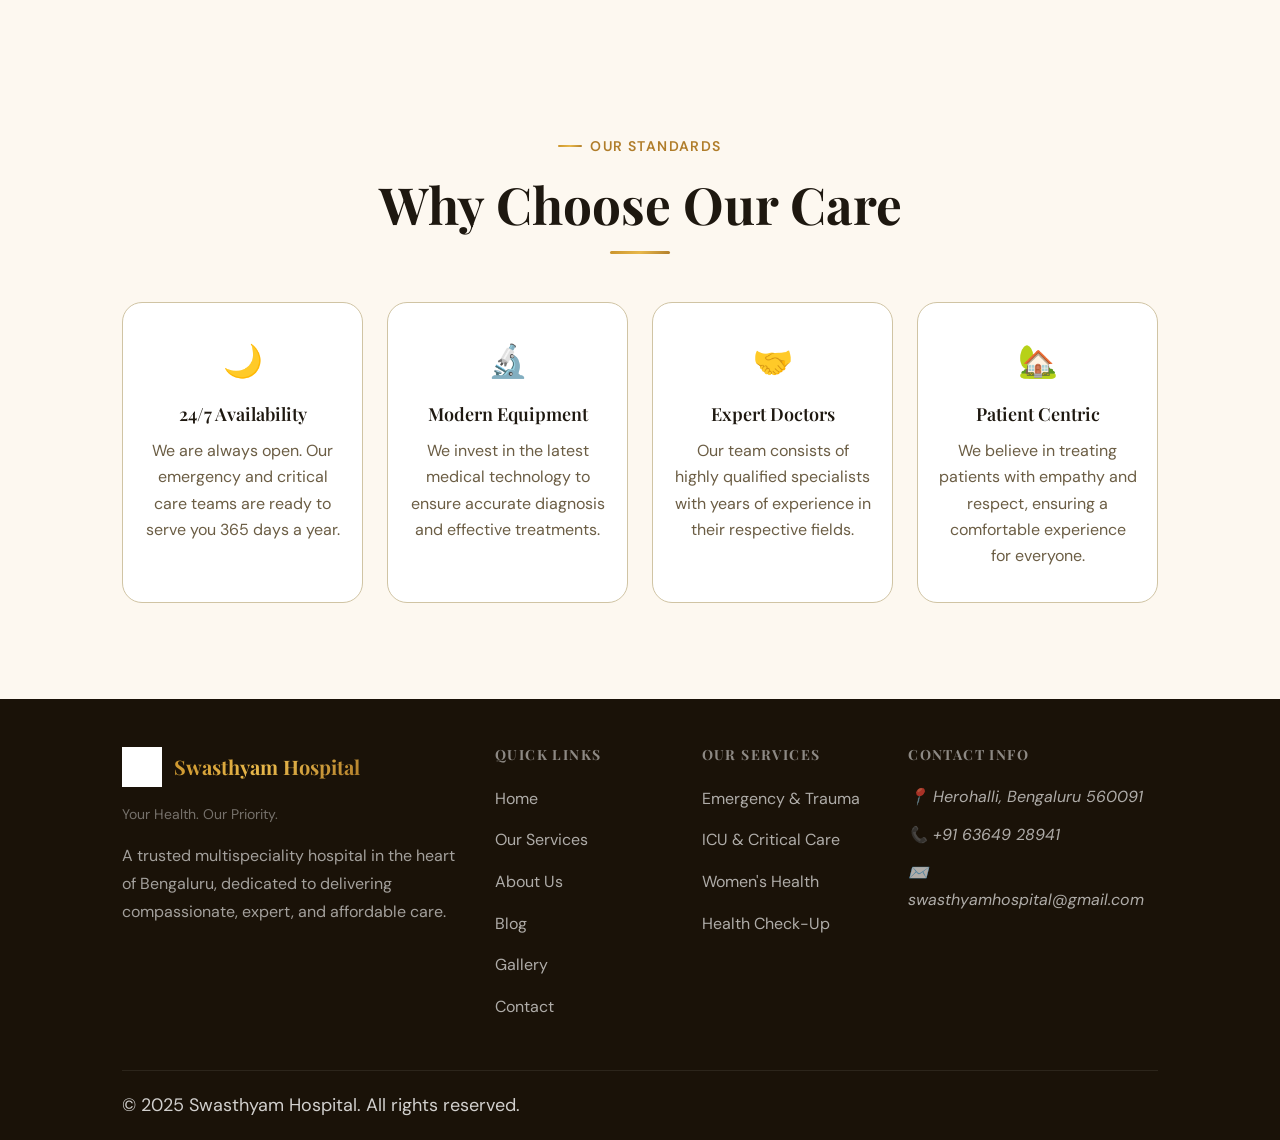
<file: services.html>
<!DOCTYPE html>
<html lang="en" data-theme="light">
<head>
  <meta charset="UTF-8" />
  <meta name="viewport" content="width=device-width, initial-scale=1.0" />
  <meta name="description" content="Explore the wide range of speciality services at Swasthyam Hospital, including ICU, Emergency Care, Women's Health, and Master Health Check-ups." />
  <title>Our Services | Swasthyam Super Speciality Hospital</title>

  <!-- Favicon -->
  <link rel="icon" type="image/png" href="./favicon-32x32.png" />

  <!-- Google Fonts -->
  <link rel="preconnect" href="https://fonts.googleapis.com" />
  <link rel="preconnect" href="https://fonts.gstatic.com" crossorigin />
  <link href="https://fonts.googleapis.com/css2?family=Playfair+Display:ital,wght@0,400;0,600;0,700;1,400&family=DM+Sans:ital,opsz,wght@0,9..40,300;0,9..40,400;0,9..40,500;0,9..40,600;1,9..40,300&display=swap" rel="stylesheet" />

  <!-- Shared CSS -->
  <link rel="stylesheet" href="style.css" />
</head>
<body>

  <!-- Skip Link -->
  <a class="skip-link" href="#main">Skip to main content</a>

  <header>
    <nav class="navbar scrolled" id="navbar" aria-label="Main navigation">
      <div class="navbar__inner">
        <!-- Logo -->
        <a href="index.html" class="navbar__logo" aria-label="Swasthyam Hospital – Home">
          <img
            class="navbar__logo-icon"
            src="./swasthyam-hosiptal-logo.png"
            alt="Swasthyam Super Speciality Hospital logo"
            width="44" height="44"
          />
          <div class="navbar__logo-text">
            <span class="navbar__logo-name">Swasthyam</span>
            <span class="navbar__logo-tagline">Super Speciality Hospital</span>
          </div>
        </a>

        <!-- Desktop nav -->
        <div class="navbar__nav">
          <ul class="navbar__links" role="list">
            <li><a href="index.html" class="navbar__link">Home</a></li>
            <li><a href="services.html" class="navbar__link active">Services</a></li>
            <li><a href="about.html" class="navbar__link">About</a></li>
            <li><a href="blog.html" class="navbar__link">Blog</a></li>
            <li><a href="gallery.html" class="navbar__link">Gallery</a></li>
            <li><a href="contact.html" class="navbar__link">Contact</a></li>
          </ul>
          <a href="contact.html" class="btn btn--primary">Book Appointment</a>
        </div>

        <!-- Hamburger -->
        <button class="navbar__hamburger" id="hamburger" aria-label="Toggle menu" aria-expanded="false" aria-controls="mobile-menu">
          <span></span><span></span><span></span>
        </button>
      </div>

      <div class="navbar__mobile-menu" id="mobile-menu" aria-hidden="true" role="navigation">
        <a href="index.html" class="navbar__mobile-link">Home</a>
        <a href="services.html" class="navbar__mobile-link">Services</a>
        <a href="about.html" class="navbar__mobile-link">About</a>
        <a href="blog.html" class="navbar__mobile-link">Blog</a>
        <a href="gallery.html" class="navbar__mobile-link">Gallery</a>
        <a href="contact.html" class="navbar__mobile-link">Contact</a>
        <a href="contact.html" class="btn btn--primary navbar__mobile-cta" style="text-align:center;">Book Appointment</a>
      </div>
    </nav>
  </header>

  <main id="main">
    <!-- Hero Section for Services Page -->
    <section class="hero hero--subpage" aria-labelledby="services-hero-title">
      <div class="container">
        <div class="hero__inner">
          <div class="hero__content">
            <p class="section-label">Medical Excellence</p>
            <h1 class="hero__headline" id="services-hero-title">Our Speciality <em>Services</em></h1>
            <p class="hero__sub">Comprehensive healthcare solutions under one roof, delivered by experts with cutting-edge technology.</p>
          </div>
        </div>
      </div>
    </section>

    <!-- Detailed Services List -->
    <section class="services section-pad">
      <div class="container">
        <div class="services__grid">
          <article class="service-card">
            <div class="service-card__icon" aria-hidden="true">🚨</div>
            <h3 class="service-card__name">Emergency & Trauma Surgery</h3>
            <p class="service-card__desc">24-hour trauma surgical services with in-house consultants. We are prepared for any medical emergency, accident, or critical surgical intervention at any time of day.</p>
          </article>

          <article class="service-card">
            <div class="service-card__icon" aria-hidden="true">🫀</div>
            <h3 class="service-card__name">ICU & Critical Care</h3>
            <p class="service-card__desc">Our Intensive Care Unit is equipped with high-end ventilators, multipara monitors, and 24/7 specialist coverage to manage life-threatening conditions.</p>
          </article>

          <article class="service-card">
            <div class="service-card__icon" aria-hidden="true">👩‍⚕️</div>
            <h3 class="service-card__name">Women's Health Care</h3>
            <p class="service-card__desc">Expert gynaecological and obstetric care, including prenatal care, normal and painless deliveries, and advanced gynaecological surgeries.</p>
          </article>

          <article class="service-card">
            <div class="service-card__icon" aria-hidden="true">🩺</div>
            <h3 class="service-card__name">Master Health Check-Up</h3>
            <p class="service-card__desc">Tailored preventive health packages for early detection of lifestyle diseases, heart conditions, and general wellness assessment.</p>
          </article>

          <article class="service-card">
            <div class="service-card__icon" aria-hidden="true">🚑</div>
            <h3 class="service-card__name">Ambulance Services</h3>
            <p class="service-card__desc">Fast-response ambulance fleet equipped with basic and advanced life support systems, ensuring safe transit to the hospital.</p>
          </article>

          <article class="service-card">
            <div class="service-card__icon" aria-hidden="true">💊</div>
            <h3 class="service-card__name">In-House Pharmacy & Lab</h3>
            <p class="service-card__desc">Full-service pharmacy and diagnostic laboratory for immediate medication and test results, saving precious time during treatment.</p>
          </article>

          <article class="service-card">
            <div class="service-card__icon" aria-hidden="true">🦴</div>
            <h3 class="service-card__name">Orthopaedics & Joint Care</h3>
            <p class="service-card__desc">Specialized treatment for bone injuries, joint replacements, and sports medicine, backed by a dedicated rehabilitation team.</p>
          </article>

          <article class="service-card">
            <div class="service-card__icon" aria-hidden="true">🧠</div>
            <h3 class="service-card__name">Neurology & Neurosurgery</h3>
            <p class="service-card__desc">Advanced care for brain and spine disorders, including trauma management and neurological rehabilitation.</p>
          </article>

          <article class="service-card">
            <div class="service-card__icon" aria-hidden="true">💉</div>
            <h3 class="service-card__name">Internal Medicine</h3>
            <p class="service-card__desc">Expert diagnosis and management of chronic conditions like diabetes, hypertension, and infectious diseases.</p>
          </article>
        </div>
      </div>
    </section>

    <!-- Why Us Section (Reused from Home) -->
    <section class="why section-pad">
      <div class="container">
        <div class="why__header">
          <p class="section-label">Our Standards</p>
          <h2 class="why__title">Why Choose Our Care</h2>
          <div class="gold-line gold-line--center"></div>
        </div>
        <div class="why__grid">
          <div class="why-card">
            <div class="why-card__icon" aria-hidden="true">🌙</div>
            <h3 class="why-card__title">24/7 Availability</h3>
            <p class="why-card__text">We are always open. Our emergency and critical care teams are ready to serve you 365 days a year.</p>
          </div>
          <div class="why-card">
            <div class="why-card__icon" aria-hidden="true">🔬</div>
            <h3 class="why-card__title">Modern Equipment</h3>
            <p class="why-card__text">We invest in the latest medical technology to ensure accurate diagnosis and effective treatments.</p>
          </div>
          <div class="why-card">
            <div class="why-card__icon" aria-hidden="true">🤝</div>
            <h3 class="why-card__title">Expert Doctors</h3>
            <p class="why-card__text">Our team consists of highly qualified specialists with years of experience in their respective fields.</p>
          </div>
          <div class="why-card">
            <div class="why-card__icon" aria-hidden="true">🏡</div>
            <h3 class="why-card__title">Patient Centric</h3>
            <p class="why-card__text">We believe in treating patients with empathy and respect, ensuring a comfortable experience for everyone.</p>
          </div>
        </div>
      </div>
    </section>

  </main>

  <footer class="footer" role="contentinfo">
    <!-- Footer content same as about.html -->
    <div class="container">
      <div class="footer__main">
        <div class="footer__brand">
          <div class="footer__brand-logo">
            <img src="./swasthyam-hosiptal-logo.png" alt="Swasthyam logo" width="40" height="40" style="filter:brightness(0) invert(1);" />
            <span class="footer__brand-name">Swasthyam Hospital</span>
          </div>
          <p class="footer__brand-tag">Your Health. Our Priority.</p>
          <p class="footer__brand-desc">A trusted multispeciality hospital in the heart of Bengaluru, dedicated to delivering compassionate, expert, and affordable care.</p>
        </div>
        <div>
          <h4 class="footer__col-title">Quick Links</h4>
          <ul class="footer__links">
            <li><a href="index.html" class="footer__link">Home</a></li>
            <li><a href="services.html" class="footer__link">Our Services</a></li>
            <li><a href="about.html" class="footer__link">About Us</a></li>
            <li><a href="blog.html" class="footer__link">Blog</a></li>
            <li><a href="gallery.html" class="footer__link">Gallery</a></li>
            <li><a href="contact.html" class="footer__link">Contact</a></li>
          </ul>
        </div>
        <div>
          <h4 class="footer__col-title">Our Services</h4>
          <ul class="footer__links">
            <li><a href="services.html" class="footer__link">Emergency & Trauma</a></li>
            <li><a href="services.html" class="footer__link">ICU & Critical Care</a></li>
            <li><a href="services.html" class="footer__link">Women's Health</a></li>
            <li><a href="services.html" class="footer__link">Health Check-Up</a></li>
          </ul>
        </div>
        <div>
          <h4 class="footer__col-title">Contact Info</h4>
          <address class="footer__contact">
            <div class="footer__contact-item">📍 Herohalli, Bengaluru 560091</div>
            <div class="footer__contact-item">📞 +91 63649 28941</div>
            <div class="footer__contact-item">✉️ swasthyamhospital@gmail.com</div>
          </address>
        </div>
      </div>
      <div class="footer__bottom">
        <p>© 2025 Swasthyam Hospital. All rights reserved.</p>
      </div>
    </div>
  </footer>

  <script>
    const hamburger = document.getElementById('hamburger');
    const mobileMenu = document.getElementById('mobile-menu');
    hamburger.addEventListener('click', () => {
      const open = hamburger.classList.toggle('open');
      mobileMenu.classList.toggle('open', open);
    });
  </script>
</body>
</html>
</file>
<file: style.css>
/* ─── DESIGN TOKENS ─── */
:root, [data-theme="light"] {
  /* Brand Palette – White, Brown, Gold, Wood */
  --color-bg:               #FAFAF7;
  --color-surface:          #FFFFFF;
  --color-surface-2:        #FDF8F0;
  --color-surface-offset:   #F5EDD8;
  --color-surface-dynamic:  #EDE0C4;
  --color-divider:          #DDD0B8;
  --color-border:           #D0C4A4;

  /* Text */
  --color-text:             #1E1810;
  --color-text-muted:       #6B5D44;
  --color-text-faint:       #A89B82;
  --color-text-inverse:     #FDF8F0;

  /* Primary – Deep Gold/Amber */
  --color-primary:          #B07D2A;
  --color-primary-hover:    #8A5F1C;
  --color-primary-active:   #6A4510;
  --color-primary-highlight:#F5E8C8;

  /* Accent – Warm Brown */
  --color-accent:           #7D4E24;
  --color-accent-hover:     #5E3A18;

  /* Gold shimmer */
  --color-gold:             #C9922A;
  --color-gold-light:       #E8C878;
  --color-gold-pale:        #FDF3DC;

  /* Success / Trust */
  --color-success:          #3D7A3A;
  --color-success-highlight:#D4EDD2;

  /* Gradients */
  --grad-hero:   linear-gradient(135deg, #FDFAF3 0%, #FEF6E4 50%, #FAFAF7 100%);
  --grad-gold:   linear-gradient(135deg, #C9922A 0%, #E8B84B 50%, #B07D2A 100%);
  --grad-card:   linear-gradient(160deg, #FFFDF8 0%, #FDF6EA 100%);

  /* Shadows */
  --shadow-sm:   0 1px 3px rgba(100,70,10,0.08);
  --shadow-md:   0 4px 16px rgba(100,70,10,0.10);
  --shadow-lg:   0 12px 40px rgba(100,70,10,0.14);
  --shadow-gold: 0 4px 20px rgba(180,120,30,0.25);

  /* Radius */
  --radius-sm:   4px;
  --radius-md:   8px;
  --radius-lg:   14px;
  --radius-xl:   20px;
  --radius-full: 9999px;

  /* Spacing */
  --space-1:  0.25rem; --space-2:  0.5rem;  --space-3:  0.75rem;
  --space-4:  1rem;    --space-5:  1.25rem;  --space-6:  1.5rem;
  --space-8:  2rem;    --space-10: 2.5rem;   --space-12: 3rem;
  --space-16: 4rem;    --space-20: 5rem;     --space-24: 6rem;

  /* Type */
  --text-xs:   clamp(0.75rem, 0.7rem + 0.25vw, 0.875rem);
  --text-sm:   clamp(0.875rem, 0.8rem + 0.35vw, 1rem);
  --text-base: clamp(1rem, 0.95rem + 0.25vw, 1.125rem);
  --text-lg:   clamp(1.125rem, 1rem + 0.75vw, 1.5rem);
  --text-xl:   clamp(1.5rem, 1.2rem + 1.25vw, 2.25rem);
  --text-2xl:  clamp(2rem, 1.2rem + 2.5vw, 3.5rem);
  --text-3xl:  clamp(2.5rem, 1rem + 4vw, 4.5rem);

  --font-display: 'Playfair Display', Georgia, serif;
  --font-body:    'DM Sans', 'Helvetica Neue', sans-serif;

  --transition: 200ms cubic-bezier(0.16, 1, 0.3, 1);

  --content-default: 1100px;
  --content-narrow:  760px;
}

/* ─── BASE ─── */
*, *::before, *::after { box-sizing: border-box; margin: 0; padding: 0; }
html {
  scroll-behavior: smooth;
  scroll-padding-top: 80px;
  -webkit-font-smoothing: antialiased;
  text-rendering: optimizeLegibility;
}
body {
  font-family: var(--font-body);
  font-size: var(--text-base);
  color: var(--color-text);
  background: var(--color-bg);
  line-height: 1.65;
  min-height: 100dvh;
}
img, svg { display: block; max-width: 100%; }
a { color: inherit; text-decoration: none; }
button { cursor: pointer; border: none; background: none; font: inherit; }
input, textarea, select { font: inherit; color: inherit; }
h1,h2,h3,h4 { text-wrap: balance; line-height: 1.2; font-family: var(--font-display); }
p, li { text-wrap: pretty; }
ul { list-style: none; }
::selection { background: var(--color-primary-highlight); color: var(--color-text); }
:focus-visible { outline: 2px solid var(--color-primary); outline-offset: 3px; border-radius: var(--radius-sm); }
@media (prefers-reduced-motion: reduce) {
  *, *::before, *::after { animation-duration: 0.01ms !important; transition-duration: 0.01ms !important; }
}

/* ─── UTILITY ─── */
.container { max-width: var(--content-default); margin-inline: auto; padding-inline: clamp(var(--space-4), 4vw, var(--space-8)); }
.container--narrow { max-width: var(--content-narrow); margin-inline: auto; padding-inline: clamp(var(--space-4), 4vw, var(--space-8)); }
.section-pad { padding-block: clamp(var(--space-12), 8vw, var(--space-24)); }
.section-label {
  display: inline-flex; align-items: center; gap: var(--space-2);
  font-size: var(--text-xs); font-weight: 600; letter-spacing: 0.1em;
  text-transform: uppercase; color: var(--color-primary);
  margin-bottom: var(--space-4);
}
.section-label::before {
  content: ''; display: block; width: 24px; height: 2px;
  background: var(--grad-gold); border-radius: var(--radius-full);
}
.sr-only { position:absolute; width:1px; height:1px; padding:0; margin:-1px; overflow:hidden; clip:rect(0,0,0,0); white-space:nowrap; border-width:0; }

/* ─── GOLD DIVIDER ─── */
.gold-line {
  width: 60px; height: 3px; background: var(--grad-gold);
  border-radius: var(--radius-full); margin-bottom: var(--space-6);
}
.gold-line--center { margin-inline: auto; }

/* ─── SKIP LINK ─── */
.skip-link {
  position: absolute; top: -40px; left: 0; background: var(--color-primary);
  color: white; padding: var(--space-2) var(--space-4);
  z-index: 9999; border-radius: 0 0 var(--radius-md) 0;
  transition: top var(--transition);
}
.skip-link:focus { top: 0; }

/* ══════════════════════════════════════════
   NAVBAR
══════════════════════════════════════════ */
.navbar {
  position: fixed; top: 0; left: 0; right: 0; z-index: 1000;
  background: rgba(255,255,255,0.96);
  backdrop-filter: blur(12px);
  border-bottom: 1px solid transparent;
  transition: border-color var(--transition), box-shadow var(--transition);
  height: 72px;
}
.navbar.scrolled {
  border-color: var(--color-divider);
  box-shadow: var(--shadow-md);
}
.navbar__inner {
  max-width: var(--content-default); margin-inline: auto;
  padding-inline: clamp(var(--space-4), 4vw, var(--space-8));
  height: 100%; display: flex; align-items: center; justify-content: space-between; gap: var(--space-8);
}
.navbar__logo {
  display: flex; align-items: center; gap: var(--space-3);
  flex-shrink: 0; text-decoration: none;
}
.navbar__logo-icon { width: 44px; height: 44px; flex-shrink: 0; object-fit: contain; }
.navbar__logo-text { display: flex; flex-direction: column; line-height: 1.1; }
.navbar__logo-name {
  font-family: var(--font-display); font-size: 1.125rem; font-weight: 700;
  background: var(--grad-gold); -webkit-background-clip: text; -webkit-text-fill-color: transparent; background-clip: text;
}
.navbar__logo-tagline { font-size: 0.65rem; color: var(--color-text-muted); letter-spacing: 0.04em; }
.navbar__nav { display: flex; align-items: center; gap: var(--space-8); }
.navbar__links { display: flex; align-items: center; gap: var(--space-6); }
.navbar__link {
  font-size: var(--text-sm); font-weight: 500; color: var(--color-text-muted);
  transition: color var(--transition); padding-block: var(--space-1); position: relative;
}
.navbar__link::after {
  content: ''; position: absolute; bottom: -2px; left: 0; right: 0;
  height: 2px; background: var(--grad-gold); border-radius: var(--radius-full);
  transform: scaleX(0); transition: transform var(--transition);
}
.navbar__link:hover { color: var(--color-primary); }
.navbar__link:hover::after { transform: scaleX(1); }
.navbar__link.active { color: var(--color-primary); }
.navbar__link.active::after { transform: scaleX(1); }

.btn { display: inline-flex; align-items: center; justify-content: center; gap: var(--space-2);
       padding: var(--space-3) var(--space-6); border-radius: var(--radius-md);
       font-size: var(--text-sm); font-weight: 600; cursor: pointer;
       transition: all var(--transition); white-space: nowrap; text-decoration: none; }
.btn--primary {
  background: var(--grad-gold); color: white;
  box-shadow: var(--shadow-gold);
}
.btn--primary:hover { transform: translateY(-1px); box-shadow: 0 6px 28px rgba(180,120,30,0.35); }
.btn--primary:active { transform: translateY(0); }
.btn--outline {
  background: transparent; color: var(--color-primary);
  border: 1.5px solid var(--color-primary);
}
.btn--outline:hover { background: var(--color-primary-highlight); }
.btn--ghost {
  background: transparent; color: var(--color-text-muted);
}
.btn--ghost:hover { color: var(--color-primary); background: var(--color-primary-highlight); }
.btn--lg { padding: var(--space-4) var(--space-8); font-size: var(--text-base); }
.btn--whatsapp {
  background: #25D366; color: white;
  box-shadow: 0 4px 16px rgba(37,211,102,0.3);
}
.btn--whatsapp:hover { background: #128C7E; transform: translateY(-1px); }

.navbar__hamburger {
  display: none; flex-direction: column; gap: 5px;
  width: 28px; cursor: pointer; padding: var(--space-2);
}
.navbar__hamburger span {
  display: block; height: 2px; background: var(--color-text);
  border-radius: var(--radius-full); transition: all var(--transition);
}
.navbar__hamburger.open span:nth-child(1) { transform: translateY(7px) rotate(45deg); }
.navbar__hamburger.open span:nth-child(2) { opacity: 0; }
.navbar__hamburger.open span:nth-child(3) { transform: translateY(-7px) rotate(-45deg); }

.navbar__mobile-menu {
  display: none; position: fixed; top: 72px; left: 0; right: 0;
  background: white; border-bottom: 1px solid var(--color-divider);
  box-shadow: var(--shadow-lg); padding: var(--space-6) var(--space-4);
  flex-direction: column; gap: var(--space-4); z-index: 999;
}
.navbar__mobile-menu.open { display: flex; }
.navbar__mobile-link {
  font-size: var(--text-base); font-weight: 500; color: var(--color-text);
  padding: var(--space-3) var(--space-4); border-radius: var(--radius-md);
  transition: all var(--transition);
}
.navbar__mobile-link:hover { background: var(--color-primary-highlight); color: var(--color-primary); }
.navbar__mobile-cta { margin-top: var(--space-2); }

/* ══════════════════════════════════════════
   HERO
══════════════════════════════════════════ */
.hero {
  padding-top: 72px;
  background: var(--grad-hero);
  position: relative; overflow: hidden;
}
.hero--subpage { padding-block: clamp(var(--space-12), 6vw, var(--space-20)); }
.hero::before {
  content: ''; position: absolute; top: -120px; right: -120px;
  width: 500px; height: 500px;
  background: radial-gradient(circle, rgba(201,146,42,0.08) 0%, transparent 70%);
  pointer-events: none;
}
.hero::after {
  content: ''; position: absolute; bottom: -80px; left: -80px;
  width: 400px; height: 400px;
  background: radial-gradient(circle, rgba(125,78,36,0.06) 0%, transparent 70%);
  pointer-events: none;
}
.hero__inner {
  display: grid; grid-template-columns: 1fr 1fr;
  gap: var(--space-12); align-items: center;
  padding-block: clamp(var(--space-12), 8vw, var(--space-24));
}
.hero--subpage .hero__inner { display: block; text-align: center; padding-block: var(--space-12); }

.hero__content { position: relative; z-index: 1; }
.hero__badge {
  display: inline-flex; align-items: center; gap: var(--space-2);
  background: var(--color-gold-pale); border: 1px solid rgba(201,146,42,0.25);
  color: var(--color-accent); padding: var(--space-2) var(--space-4);
  border-radius: var(--radius-full); font-size: var(--text-xs); font-weight: 600;
  letter-spacing: 0.06em; text-transform: uppercase;
  margin-bottom: var(--space-5);
}
.hero__badge-dot { width: 6px; height: 6px; background: var(--color-gold); border-radius: 50%; animation: pulse 2s infinite; }
@keyframes pulse { 0%,100% { opacity:1; transform:scale(1); } 50% { opacity:0.6; transform:scale(1.4); } }
.hero__headline {
  font-size: var(--text-3xl); font-weight: 700;
  color: var(--color-text); margin-bottom: var(--space-5);
}
.hero__headline em { font-style: italic; color: var(--color-primary); }
.hero__sub {
  font-size: var(--text-lg); color: var(--color-text-muted);
  line-height: 1.65; max-width: 55ch;
  margin-bottom: var(--space-8);
}
.hero--subpage .hero__sub { margin-inline: auto; }
.hero__ctas { display: flex; gap: var(--space-4); flex-wrap: wrap; margin-bottom: var(--space-10); }
.hero--subpage .hero__ctas { justify-content: center; }
.hero__trust {
  display: flex; gap: var(--space-8); flex-wrap: wrap;
  padding: var(--space-5) var(--space-6);
  background: white; border-radius: var(--radius-lg);
  box-shadow: var(--shadow-sm);
  border: 1px solid var(--color-divider);
}
.hero__trust-item { display: flex; flex-direction: column; }
.hero__trust-num {
  font-family: var(--font-display); font-size: var(--text-xl); font-weight: 700;
  background: var(--grad-gold); -webkit-background-clip: text; -webkit-text-fill-color: transparent; background-clip: text;
  line-height: 1;
}
.hero__trust-label { font-size: var(--text-xs); color: var(--color-text-muted); margin-top: 2px; }
.hero__trust-divider { width: 1px; background: var(--color-divider); align-self: stretch; }

/* Hero visual */
.hero__visual {
  position: relative; z-index: 1;
  display: flex; justify-content: center; align-items: center;
}
.hero__img-wrap {
  position: relative; border-radius: var(--radius-xl);
  overflow: hidden; box-shadow: var(--shadow-lg);
  width: 100%; max-width: 480px;
}
.hero__img-wrap img {
  width: 100%; height: 380px; object-fit: cover; object-position: center;
  display: block;
}
.hero__img-overlay {
  position: absolute; inset: 0;
  background: linear-gradient(to top, rgba(125,78,36,0.15) 0%, transparent 60%);
}
.hero__float-card {
  position: absolute; bottom: -20px; left: -20px;
  background: white; border-radius: var(--radius-lg);
  padding: var(--space-4) var(--space-5);
  box-shadow: var(--shadow-lg);
  border: 1px solid var(--color-divider);
  display: flex; align-items: center; gap: var(--space-3);
}
.hero__float-icon {
  width: 44px; height: 44px; background: var(--color-gold-pale);
  border-radius: var(--radius-md); display: flex; align-items: center; justify-content: center;
  font-size: 1.25rem;
}
.hero__float-text strong { display: block; font-size: var(--text-sm); font-weight: 700; color: var(--color-text); }
.hero__float-text span { font-size: var(--text-xs); color: var(--color-text-muted); }
.hero__float-card2 {
  position: absolute; top: -16px; right: -12px;
  background: white; border-radius: var(--radius-lg);
  padding: var(--space-3) var(--space-4);
  box-shadow: var(--shadow-lg);
  border: 1px solid var(--color-divider);
  display: flex; align-items: center; gap: var(--space-2);
}
.hero__float-card2 span { font-size: var(--text-xs); font-weight: 600; color: var(--color-text); }
.badge-red {
  background: #FEE2E2; color: #DC2626; font-size: 0.65rem;
  font-weight: 700; padding: 2px 8px; border-radius: var(--radius-full);
  letter-spacing: 0.05em; text-transform: uppercase;
  display: flex; align-items: center; gap: 4px;
}
.badge-red::before { content: '●'; font-size: 8px; animation: pulse 1.5s infinite; }

/* ══════════════════════════════════════════
   SERVICES MARQUEE STRIP
══════════════════════════════════════════ */
.services-strip {
  background: var(--color-accent); overflow: hidden; padding-block: var(--space-3);
}
.services-strip__track {
  display: flex; gap: var(--space-8); width: max-content;
  animation: marquee 30s linear infinite;
}
@keyframes marquee { from { transform: translateX(0); } to { transform: translateX(-50%); } }
.services-strip__item {
  display: flex; align-items: center; gap: var(--space-2);
  color: rgba(255,255,255,0.9); font-size: var(--text-sm); font-weight: 500; white-space: nowrap;
}
.services-strip__dot { width: 4px; height: 4px; background: var(--color-gold-light); border-radius: 50%; }

/* ══════════════════════════════════════════
   SERVICES SECTION
══════════════════════════════════════════ */
.services { background: var(--color-surface-2); }
.services__header { text-align: center; margin-bottom: var(--space-12); }
.services__header .section-label { justify-content: center; }
.services__title { font-size: var(--text-2xl); color: var(--color-text); margin-bottom: var(--space-4); }
.services__sub { font-size: var(--text-base); color: var(--color-text-muted); max-width: 55ch; margin-inline: auto; }
.services__grid {
  display: grid; grid-template-columns: repeat(3, 1fr);
  gap: var(--space-6);
}
.service-card {
  background: var(--grad-card);
  border: 1px solid var(--color-border);
  border-radius: var(--radius-xl);
  padding: var(--space-6) var(--space-5);
  transition: all var(--transition);
  position: relative; overflow: hidden;
}
.service-card::before {
  content: ''; position: absolute; top: 0; left: 0; right: 0; height: 3px;
  background: var(--grad-gold); transform: scaleX(0);
  transition: transform var(--transition); transform-origin: left;
}
.service-card:hover { transform: translateY(-4px); box-shadow: var(--shadow-lg); border-color: var(--color-primary-highlight); }
.service-card:hover::before { transform: scaleX(1); }
.service-card__icon {
  width: 52px; height: 52px; background: var(--color-gold-pale);
  border-radius: var(--radius-lg); display: flex; align-items: center; justify-content: center;
  font-size: 1.5rem; margin-bottom: var(--space-4);
  transition: background var(--transition);
}
.service-card:hover .service-card__icon { background: var(--color-primary-highlight); }
.service-card__name {
  font-family: var(--font-display); font-size: var(--text-lg); font-weight: 600;
  color: var(--color-text); margin-bottom: var(--space-2);
}
.service-card__desc { font-size: var(--text-sm); color: var(--color-text-muted); line-height: 1.6; }

/* ══════════════════════════════════════════
   STATS BANNER
══════════════════════════════════════════ */
.stats-banner {
  background: var(--grad-gold); position: relative; overflow: hidden;
}
.stats-banner::before {
  content: ''; position: absolute; inset: 0;
  background: url("data:image/svg+xml,%3Csvg width='60' height='60' viewBox='0 0 60 60' xmlns='http://www.w3.org/2000/svg'%3E%3Cg fill='none' fill-rule='evenodd'%3E%3Cg fill='%23ffffff' fill-opacity='0.05'%3E%3Cpath d='M36 34v-4h-2v4h-4v2h4v4h2v-4h4v-2h-4zm0-30V0h-2v4h-4v2h4v4h2V6h4V4h-4zM6 34v-4H4v4H0v2h4v4h2v-4h4v-2H6zM6 4V0H4v4H0v2h4v4h2V6h4V4H6z'/%3E%3C/g%3E%3C/g%3E%3C/svg%3E");
}
.stats-banner__inner {
  display: grid; grid-template-columns: repeat(4, 1fr);
  gap: var(--space-4); padding-block: var(--space-10); position: relative;
}
.stat-item { text-align: center; }
.stat-item__num {
  font-family: var(--font-display); font-size: var(--text-2xl); font-weight: 700;
  color: white; line-height: 1; margin-bottom: var(--space-2);
}
.stat-item__label { font-size: var(--text-sm); color: rgba(255,255,255,0.85); font-weight: 500; }
.stat-divider { width: 1px; background: rgba(255,255,255,0.2); display: none; }

/* ══════════════════════════════════════════
   ABOUT SECTION
══════════════════════════════════════════ */
.about { background: var(--color-bg); }
.about__inner {
  display: grid; grid-template-columns: 5fr 6fr;
  gap: var(--space-12); align-items: center;
}
.about__visual { position: relative; }
.about__img-grid {
  display: grid; grid-template-columns: 1fr 1fr;
  grid-template-rows: 240px 200px; gap: var(--space-3);
}
.about__img { border-radius: var(--radius-lg); overflow: hidden; }
.about__img img { width: 100%; height: 100%; object-fit: cover; }
.about__img--main { grid-row: 1 / 3; grid-column: 1; }
.about__img--top { grid-row: 1; }
.about__img--bottom { grid-row: 2; }
.about__badge {
  position: absolute; bottom: -16px; right: -16px;
  background: var(--grad-gold); color: white; border-radius: var(--radius-lg);
  padding: var(--space-4) var(--space-5); box-shadow: var(--shadow-gold);
  text-align: center;
}
.about__badge-num { font-family: var(--font-display); font-size: var(--text-xl); font-weight: 700; line-height: 1; }
.about__badge-text { font-size: var(--text-xs); opacity: 0.9; margin-top: 2px; }
.about__content {}
.about__headline { font-size: var(--text-2xl); color: var(--color-text); margin-bottom: var(--space-5); }
.about__headline em { color: var(--color-primary); font-style: italic; }
.about__text { color: var(--color-text-muted); margin-bottom: var(--space-4); line-height: 1.75; max-width: 62ch; }
.about__quote {
  border-left: 3px solid var(--color-primary); padding-left: var(--space-5);
  margin-block: var(--space-6);
}
.about__quote p {
  font-family: var(--font-display); font-size: var(--text-lg); font-style: italic;
  color: var(--color-accent); line-height: 1.5;
}
.about__features { display: flex; flex-direction: column; gap: var(--space-3); margin-top: var(--space-6); }
.about__feature {
  display: flex; align-items: center; gap: var(--space-3);
  font-size: var(--text-sm); color: var(--color-text);
}
.about__feature-icon {
  width: 28px; height: 28px; background: var(--color-success-highlight);
  border-radius: 50%; display: flex; align-items: center; justify-content: center;
  flex-shrink: 0; font-size: 0.75rem; color: var(--color-success);
}

/* ══════════════════════════════════════════
   WHY CHOOSE US
══════════════════════════════════════════ */
.why { background: var(--color-surface-2); }
.why__header { text-align: center; margin-bottom: var(--space-12); }
.why__header .section-label { justify-content: center; }
.why__title { font-size: var(--text-2xl); color: var(--color-text); margin-bottom: var(--space-4); }
.why__grid { display: grid; grid-template-columns: repeat(4, 1fr); gap: var(--space-6); }
.why-card {
  background: white; border-radius: var(--radius-xl);
  padding: var(--space-8) var(--space-5); text-align: center;
  border: 1px solid var(--color-border);
  transition: all var(--transition);
}
.why-card:hover { transform: translateY(-4px); box-shadow: var(--shadow-lg); }
.why-card__icon {
  font-size: 2rem; margin-bottom: var(--space-4);
  display: flex; justify-content: center;
}
.why-card__title {
  font-family: var(--font-display); font-size: var(--text-base); font-weight: 600;
  color: var(--color-text); margin-bottom: var(--space-3);
}
.why-card__text { font-size: var(--text-sm); color: var(--color-text-muted); line-height: 1.65; }

/* ══════════════════════════════════════════
   TESTIMONIALS
══════════════════════════════════════════ */
.testimonials { background: var(--color-bg); }
.testimonials__header { text-align: center; margin-bottom: var(--space-12); }
.testimonials__header .section-label { justify-content: center; }
.testimonials__title { font-size: var(--text-2xl); color: var(--color-text); margin-bottom: var(--space-4); }
.testimonials__sub { color: var(--color-text-muted); max-width: 50ch; margin-inline: auto; }
.testimonials__grid { display: grid; grid-template-columns: repeat(3, 1fr); gap: var(--space-6); }
.testimonial-card {
  background: var(--grad-card); border: 1px solid var(--color-border);
  border-radius: var(--radius-xl); padding: var(--space-7) var(--space-6);
  position: relative; transition: box-shadow var(--transition);
}
.testimonial-card::before {
  content: '\201C'; position: absolute; top: var(--space-4); right: var(--space-6);
  font-family: var(--font-display); font-size: 5rem; line-height: 1;
  color: var(--color-primary-highlight); pointer-events: none;
}
.testimonial-card:hover { box-shadow: var(--shadow-lg); }
.testimonial-card__stars {
  display: flex; gap: 3px; margin-bottom: var(--space-4);
}
.testimonial-card__stars span { color: var(--color-gold); font-size: 0.9rem; }
.testimonial-card__quote {
  font-size: var(--text-base); color: var(--color-text);
  line-height: 1.75; margin-bottom: var(--space-6);
  font-style: italic;
}
.testimonial-card__author { display: flex; align-items: center; gap: var(--space-3); }
.testimonial-card__avatar {
  width: 44px; height: 44px; border-radius: 50%; background: var(--color-primary-highlight);
  display: flex; align-items: center; justify-content: center;
  font-family: var(--font-display); font-size: 1rem; font-weight: 700;
  color: var(--color-primary); flex-shrink: 0;
}
.testimonial-card__name { font-weight: 600; color: var(--color-text); font-size: var(--text-sm); }
.testimonial-card__treatment { font-size: var(--text-xs); color: var(--color-text-muted); }
.testimonials__rating-badge {
  display: flex; align-items: center; justify-content: center;
  gap: var(--space-3); margin-top: var(--space-10);
  padding: var(--space-4) var(--space-6);
  background: white; border: 1px solid var(--color-border);
  border-radius: var(--radius-lg); width: fit-content; margin-inline: auto;
  box-shadow: var(--shadow-sm);
}
.testimonials__rating-num { font-family: var(--font-display); font-size: var(--text-xl); font-weight: 700; color: var(--color-text); }
.testimonials__rating-text { font-size: var(--text-sm); color: var(--color-text-muted); }

/* ══════════════════════════════════════════
   BOOKING / CONTACT
══════════════════════════════════════════ */
.booking {
  background: var(--color-surface-2);
  position: relative; overflow: hidden;
}
.booking::before {
  content: ''; position: absolute; top: 0; right: 0;
  width: 50%; height: 100%;
  background: linear-gradient(135deg, rgba(201,146,42,0.04) 0%, rgba(125,78,36,0.06) 100%);
  pointer-events: none;
}
.booking__inner {
  display: grid; grid-template-columns: 1fr 1fr;
  gap: var(--space-12); position: relative;
}
.booking__info {}
.booking__headline { font-size: var(--text-2xl); color: var(--color-text); margin-bottom: var(--space-4); }
.booking__headline em { color: var(--color-primary); font-style: italic; }
.booking__sub { color: var(--color-text-muted); margin-bottom: var(--space-8); max-width: 50ch; }
.booking__contact-cards { display: flex; flex-direction: column; gap: var(--space-4); margin-bottom: var(--space-8); }
.contact-card {
  display: flex; align-items: center; gap: var(--space-4);
  padding: var(--space-4); background: white; border-radius: var(--radius-lg);
  border: 1px solid var(--color-border); box-shadow: var(--shadow-sm);
  transition: box-shadow var(--transition);
}
.contact-card:hover { box-shadow: var(--shadow-md); }
.contact-card a { color: inherit; text-decoration: none; display: flex; align-items: center; gap: var(--space-4); width: 100%; }
.contact-card__icon {
  width: 48px; height: 48px; border-radius: var(--radius-md);
  display: flex; align-items: center; justify-content: center;
  font-size: 1.2rem; flex-shrink: 0;
}
.contact-card__icon--phone { background: #EBF5FB; }
.contact-card__icon--whatsapp { background: #EAFAF1; }
.contact-card__icon--email { background: var(--color-gold-pale); }
.contact-card__label { font-size: var(--text-xs); text-transform: uppercase; letter-spacing: 0.06em; color: var(--color-text-faint); font-weight: 600; }
.contact-card__value { font-size: var(--text-base); font-weight: 600; color: var(--color-text); }
.booking__hours { background: white; border-radius: var(--radius-lg); border: 1px solid var(--color-border); overflow: hidden; }
.booking__hours-header { background: var(--grad-gold); padding: var(--space-3) var(--space-5); }
.booking__hours-header h4 { color: white; font-size: var(--text-sm); font-weight: 600; letter-spacing: 0.04em; }
.hours-table { width: 100%; border-collapse: collapse; }
.hours-table td { padding: var(--space-3) var(--space-5); font-size: var(--text-sm); border-bottom: 1px solid var(--color-divider); }
.hours-table tr:last-child td { border-bottom: none; }
.hours-table td:last-child { text-align: right; font-weight: 600; color: var(--color-success); }
.hours-table td:last-child.closed { color: var(--color-text-faint); }

/* Form */
.booking__form-wrap {
  background: white; border-radius: var(--radius-xl);
  border: 1px solid var(--color-border);
  padding: var(--space-8); box-shadow: var(--shadow-md);
}
.booking__form-title {
  font-family: var(--font-display); font-size: var(--text-xl); font-weight: 700;
  color: var(--color-text); margin-bottom: var(--space-6);
}
.form { display: flex; flex-direction: column; gap: var(--space-4); }
.form__row { display: grid; grid-template-columns: 1fr 1fr; gap: var(--space-4); }
.form__group { display: flex; flex-direction: column; gap: var(--space-2); }
.form__label { font-size: var(--text-xs); font-weight: 600; color: var(--color-text-muted); letter-spacing: 0.04em; text-transform: uppercase; }
.form__input, .form__select, .form__textarea {
  border: 1.5px solid var(--color-border); border-radius: var(--radius-md);
  padding: var(--space-3) var(--space-4); font-size: var(--text-base);
  background: var(--color-bg); transition: border-color var(--transition), box-shadow var(--transition);
  width: 100%;
}
.form__input:focus, .form__select:focus, .form__textarea:focus {
  outline: none; border-color: var(--color-primary);
  box-shadow: 0 0 0 3px var(--color-primary-highlight);
}
.form__textarea { resize: vertical; min-height: 100px; }
.form__submit {
  width: 100%; padding: var(--space-4) var(--space-6);
  background: var(--grad-gold); color: white;
  border-radius: var(--radius-md); font-size: var(--text-base); font-weight: 600;
  cursor: pointer; border: none; transition: all var(--transition);
  box-shadow: var(--shadow-gold); margin-top: var(--space-2);
}
.form__submit:hover { transform: translateY(-2px) scale(1.01); box-shadow: 0 8px 32px rgba(180,120,30,0.4); }
.form__submit:active { transform: translateY(0) scale(1); }
.form__success { display: none; text-align: center; padding: var(--space-8); }
.form__success.visible { display: block; }
.form__success-icon { font-size: 2.5rem; margin-bottom: var(--space-3); }
.form__success p { color: var(--color-text-muted); }

/* ══════════════════════════════════════════
   MAP SECTION
══════════════════════════════════════════ */
.map-section { background: var(--color-bg); }
.map-section__header { text-align: center; margin-bottom: var(--space-8); }
.map-section__title { font-size: var(--text-xl); color: var(--color-text); margin-bottom: var(--space-3); }
.map-section__sub { color: var(--color-text-muted); }
.map-section__map {
  border-radius: var(--radius-xl); overflow: hidden;
  box-shadow: var(--shadow-lg); border: 1px solid var(--color-border);
  height: 420px;
}
.map-section__map iframe { width: 100%; height: 100%; border: none; display: block; }
.map-section__address {
  display: flex; align-items: flex-start; gap: var(--space-3);
  margin-top: var(--space-5); padding: var(--space-5);
  background: white; border-radius: var(--radius-lg);
  border: 1px solid var(--color-border); box-shadow: var(--shadow-sm);
}
.map-section__address-icon { font-size: 1.25rem; flex-shrink: 0; margin-top: 2px; }
.map-section__address-text strong { display: block; color: var(--color-text); font-weight: 600; font-size: var(--text-sm); }
.map-section__address-text span { color: var(--color-text-muted); font-size: var(--text-sm); }

/* ══════════════════════════════════════════
   GALLERY SECTION (New for Multi-page)
══════════════════════════════════════════ */
.gallery-grid {
  display: grid;
  grid-template-columns: repeat(auto-fill, minmax(300px, 1fr));
  gap: var(--space-6);
}
.gallery-item {
  position: relative;
  border-radius: var(--radius-lg);
  overflow: hidden;
  box-shadow: var(--shadow-sm);
  aspect-ratio: 4 / 3;
  cursor: pointer;
  transition: transform var(--transition);
}
.gallery-item:hover { transform: scale(1.02); box-shadow: var(--shadow-md); }
.gallery-item img {
  width: 100%;
  height: 100%;
  object-fit: cover;
}
.gallery-caption {
  position: absolute;
  bottom: 0; left: 0; right: 0;
  padding: var(--space-4);
  background: linear-gradient(transparent, rgba(0,0,0,0.7));
  color: white;
  font-size: var(--text-sm);
  transform: translateY(100%);
  transition: transform var(--transition);
}
.gallery-item:hover .gallery-caption { transform: translateY(0); }

/* ══════════════════════════════════════════
   FOOTER
══════════════════════════════════════════ */
.footer { background: #1A1208; color: rgba(255,255,255,0.8); }
.footer__main {
  display: grid; grid-template-columns: 2fr 1fr 1fr 1.5fr;
  gap: var(--space-10); padding-block: var(--space-12);
}
.footer__brand {}
.footer__brand-logo {
  display: flex; align-items: center; gap: var(--space-3);
  margin-bottom: var(--space-4);
}
.footer__brand-name {
  font-family: var(--font-display); font-size: 1.25rem; font-weight: 700;
  background: var(--grad-gold); -webkit-background-clip: text; -webkit-text-fill-color: transparent; background-clip: text;
}
.footer__brand-tag { font-size: var(--text-xs); color: rgba(255,255,255,0.4); margin-bottom: var(--space-4); }
.footer__brand-desc { font-size: var(--text-sm); line-height: 1.75; color: rgba(255,255,255,0.6); max-width: 34ch; }
.footer__col-title {
  font-size: var(--text-xs); font-weight: 700; letter-spacing: 0.1em; text-transform: uppercase;
  color: rgba(255,255,255,0.5); margin-bottom: var(--space-5);
}
.footer__links { display: flex; flex-direction: column; gap: var(--space-3); }
.footer__link {
  font-size: var(--text-sm); color: rgba(255,255,255,0.65);
  transition: color var(--transition);
}
.footer__link:hover { color: var(--color-gold-light); }
.footer__contact { display: flex; flex-direction: column; gap: var(--space-3); }
.footer__contact-item {
  display: flex; align-items: flex-start; gap: var(--space-3);
  font-size: var(--text-sm); color: rgba(255,255,255,0.65);
}
.footer__contact-icon { flex-shrink: 0; margin-top: 2px; color: var(--color-gold); font-size: 0.9rem; }
.footer__contact-item a { color: rgba(255,255,255,0.65); transition: color var(--transition); }
.footer__contact-item a:hover { color: var(--color-gold-light); }
.footer__social { display: flex; gap: var(--space-3); margin-top: var(--space-5); }
.footer__social-link {
  width: 36px; height: 36px; border-radius: var(--radius-md);
  background: rgba(255,255,255,0.08); display: flex; align-items: center; justify-content: center;
  font-size: 0.9rem; color: rgba(255,255,255,0.6);
  transition: all var(--transition);
}
.footer__social-link:hover { background: var(--color-primary); color: white; }
.footer__bottom {
  border-top: 1px solid rgba(255,255,255,0.08);
  padding-block: var(--space-5);
  display: flex; justify-content: space-between; align-items: flex-start;
  gap: var(--space-4); flex-wrap: wrap;
}
.footer__copyright { font-size: var(--text-xs); color: rgba(255,255,255,0.4); }
.footer__disclaimer { font-size: var(--text-xs); color: rgba(255,255,255,0.35); max-width: 60ch; line-height: 1.6; }

/* ══════════════════════════════════════════
   FLOATING WHATSAPP
══════════════════════════════════════════ */
.floating-wa {
  position: fixed; bottom: var(--space-6); right: var(--space-6);
  z-index: 999; display: flex; flex-direction: column; align-items: flex-end;
  gap: var(--space-3);
}
.floating-wa__tooltip {
  background: white; border-radius: var(--radius-lg);
  padding: var(--space-2) var(--space-4); font-size: var(--text-xs);
  font-weight: 600; color: var(--color-text);
  box-shadow: var(--shadow-md); border: 1px solid var(--color-border);
  opacity: 0; transform: translateX(8px);
  transition: all var(--transition); pointer-events: none;
}
.floating-wa:hover .floating-wa__tooltip { opacity: 1; transform: translateX(0); }
.floating-wa__btn {
  width: 56px; height: 56px; border-radius: 50%;
  background: #25D366; display: flex; align-items: center; justify-content: center;
  box-shadow: 0 4px 20px rgba(37,211,102,0.4); color: white; font-size: 1.6rem;
  transition: all var(--transition); text-decoration: none;
}
.floating-wa__btn:hover { transform: scale(1.1); background: #128C7E; }
.floating-wa__ring {
  position: absolute; inset: -6px; border-radius: 50%;
  border: 2px solid rgba(37,211,102,0.4);
  animation: ring 2s ease-out infinite;
}
@keyframes ring { 0% { transform:scale(1); opacity:1; } 100% { transform:scale(1.5); opacity:0; } }

/* ══════════════════════════════════════════
   BLOG & ARTICLE
══════════════════════════════════════════ */
.blog-grid {
  display: grid;
  grid-template-columns: repeat(auto-fill, minmax(320px, 1fr));
  gap: var(--space-8);
}
.blog-card {
  background: white;
  border-radius: var(--radius-lg);
  border: 1px solid var(--color-border);
  overflow: hidden;
  transition: all var(--transition);
  display: flex;
  flex-direction: column;
}
.blog-card:hover {
  transform: translateY(-4px);
  box-shadow: var(--shadow-lg);
  border-color: var(--color-primary-highlight);
}
.blog-card__img {
  width: 100%;
  aspect-ratio: 16 / 9;
  object-fit: cover;
}
.blog-card__content {
  padding: var(--space-6);
  flex-grow: 1;
  display: flex;
  flex-direction: column;
}
.blog-card__meta {
  font-size: var(--text-xs);
  color: var(--color-text-faint);
  margin-bottom: var(--space-2);
  display: flex;
  gap: var(--space-3);
}
.blog-card__title {
  font-family: var(--font-display);
  font-size: var(--text-lg);
  font-weight: 700;
  color: var(--color-text);
  margin-bottom: var(--space-3);
  line-height: 1.3;
}
.blog-card__excerpt {
  font-size: var(--text-sm);
  color: var(--color-text-muted);
  margin-bottom: var(--space-4);
  line-height: 1.6;
}
.blog-card__link {
  margin-top: auto;
  font-size: var(--text-sm);
  font-weight: 600;
  color: var(--color-primary);
  display: inline-flex;
  align-items: center;
  gap: var(--space-2);
}

/* Article Page */
.article {
  max-width: var(--content-narrow);
  margin-inline: auto;
  padding-block: var(--space-12);
}
.article__header {
  text-align: center;
  margin-bottom: var(--space-10);
}
.article__meta {
  display: flex;
  justify-content: center;
  gap: var(--space-4);
  font-size: var(--text-sm);
  color: var(--color-text-muted);
  margin-bottom: var(--space-4);
}
.article__title {
  font-size: var(--text-2xl);
  margin-bottom: var(--space-6);
}
.article__hero-img {
  width: 100%;
  border-radius: var(--radius-xl);
  margin-bottom: var(--space-10);
  box-shadow: var(--shadow-lg);
}
.article__content {
  font-size: var(--text-base);
  line-height: 1.8;
  color: var(--color-text);
}
.article__content h2 {
  font-size: var(--text-lg);
  margin-top: var(--space-10);
  margin-bottom: var(--space-4);
  color: var(--color-accent);
}
.article__content p {
  margin-bottom: var(--space-6);
}
.article__content ul, .article__content ol {
  margin-bottom: var(--space-6);
  padding-left: var(--space-6);
}
.article__content li {
  margin-bottom: var(--space-2);
}
.article__footer {
  margin-top: var(--space-12);
  padding-top: var(--space-8);
  border-top: 1px solid var(--color-divider);
  display: flex;
  justify-content: space-between;
  align-items: center;
}

/* ══════════════════════════════════════════
   RESPONSIVE
══════════════════════════════════════════ */
@media (max-width: 1024px) {
  .services__grid { grid-template-columns: repeat(2, 1fr); }
  .why__grid { grid-template-columns: repeat(2, 1fr); }
  .stats-banner__inner { grid-template-columns: repeat(2, 1fr); }
  .testimonials__grid { grid-template-columns: 1fr 1fr; }
  .footer__main { grid-template-columns: 1fr 1fr; gap: var(--space-8); }
}
@media (max-width: 768px) {
  .navbar__links { display: none; }
  .navbar__nav > .btn { display: none; }
  .navbar__hamburger { display: flex; }
  .hero__inner { grid-template-columns: 1fr; }
  .hero--subpage .hero__inner { display: block; }
  .hero__visual { order: -1; }
  .hero__img-wrap img { height: 260px; }
  .hero__float-card2 { display: none; }
  .hero__trust { gap: var(--space-4); }
  .hero__trust-divider { display: none; }
  .about__inner { grid-template-columns: 1fr; }
  .about__img-grid { grid-template-rows: 200px 180px; }
  .about__badge { bottom: var(--space-3); right: var(--space-3); }
  .services__grid { grid-template-columns: 1fr 1fr; }
  .why__grid { grid-template-columns: 1fr 1fr; }
  .stats-banner__inner { grid-template-columns: repeat(2, 1fr); }
  .testimonials__grid { grid-template-columns: 1fr; }
  .booking__inner { grid-template-columns: 1fr; }
  .form__row { grid-template-columns: 1fr; }
  .footer__main { grid-template-columns: 1fr; gap: var(--space-8); }
  .footer__bottom { flex-direction: column; }
}
@media (max-width: 480px) {
  .services__grid { grid-template-columns: 1fr; }
  .why__grid { grid-template-columns: 1fr; }
  .hero__ctas { flex-direction: column; }
  .hero__ctas .btn { width: 100%; justify-content: center; }
  .stats-banner__inner { grid-template-columns: repeat(2, 1fr); gap: var(--space-6); }
  .booking__contact-cards .contact-card { flex-direction: column; text-align: center; }
}
</file>
